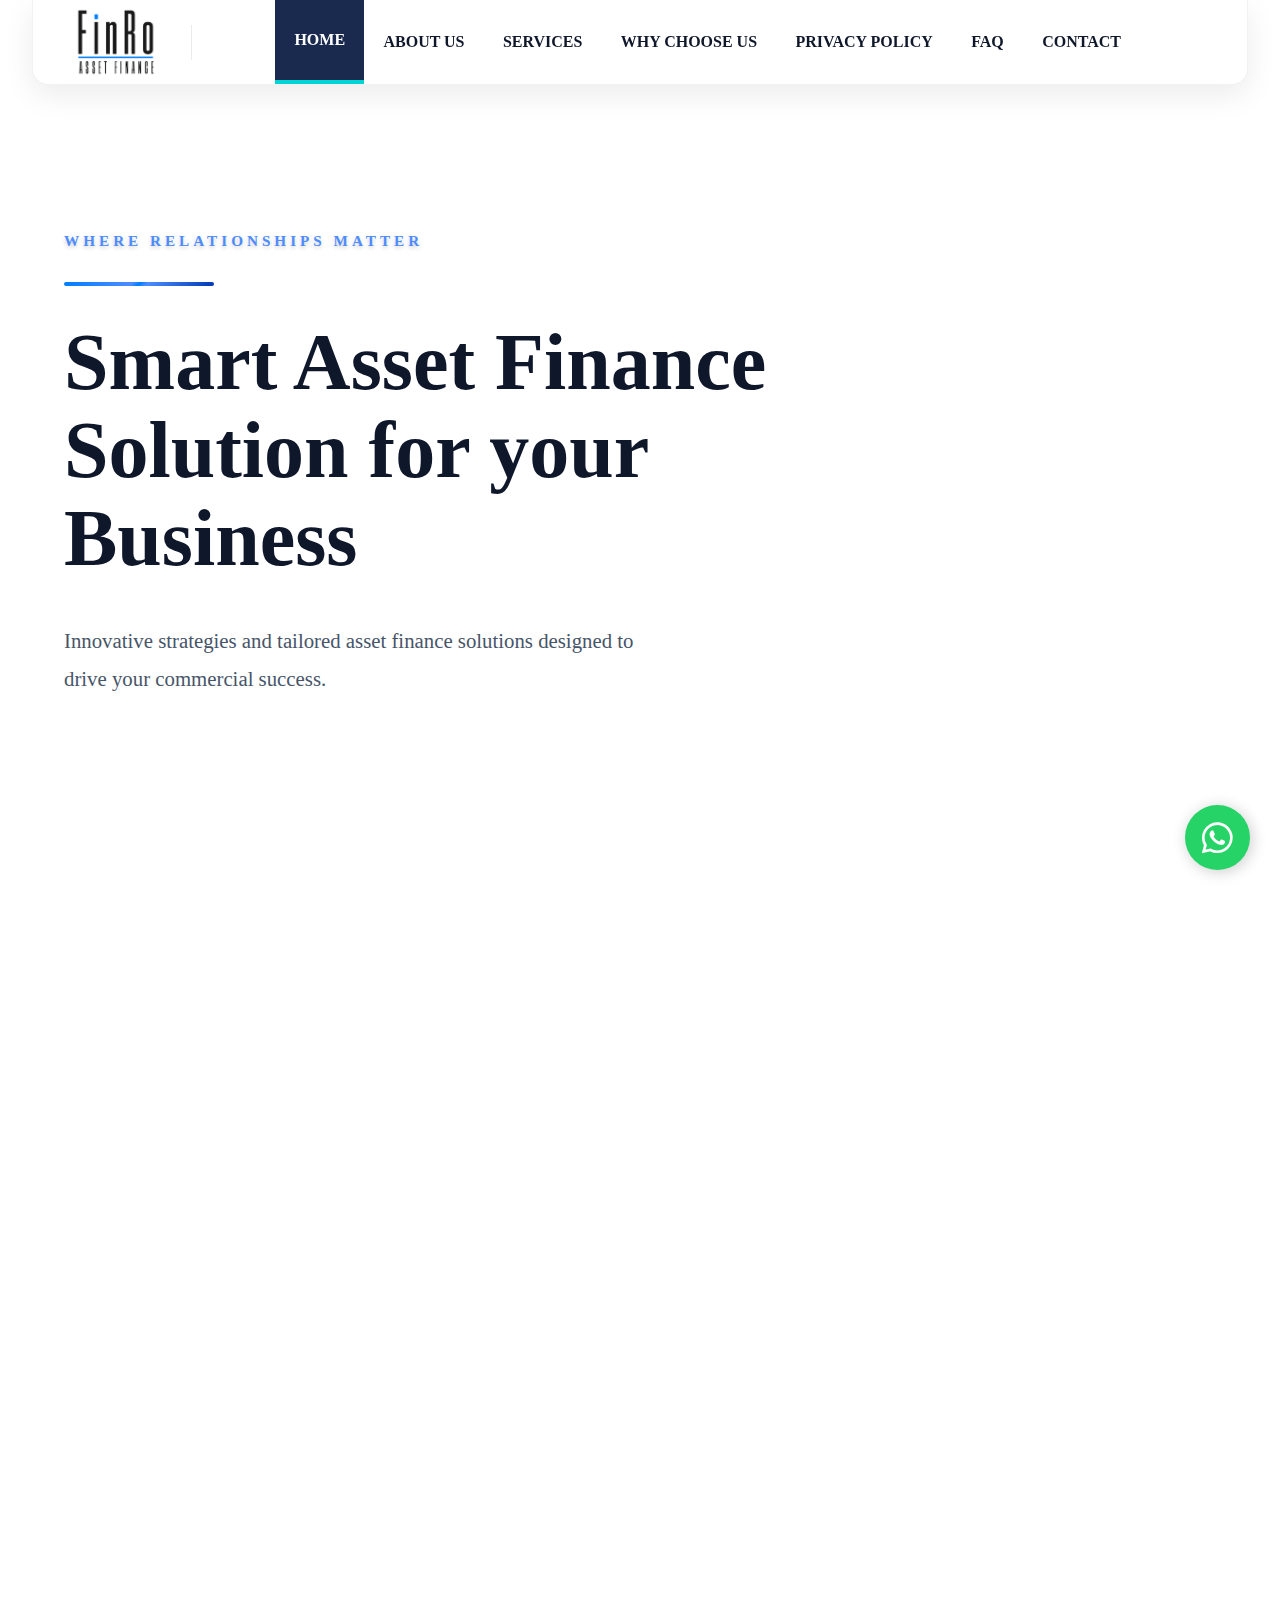
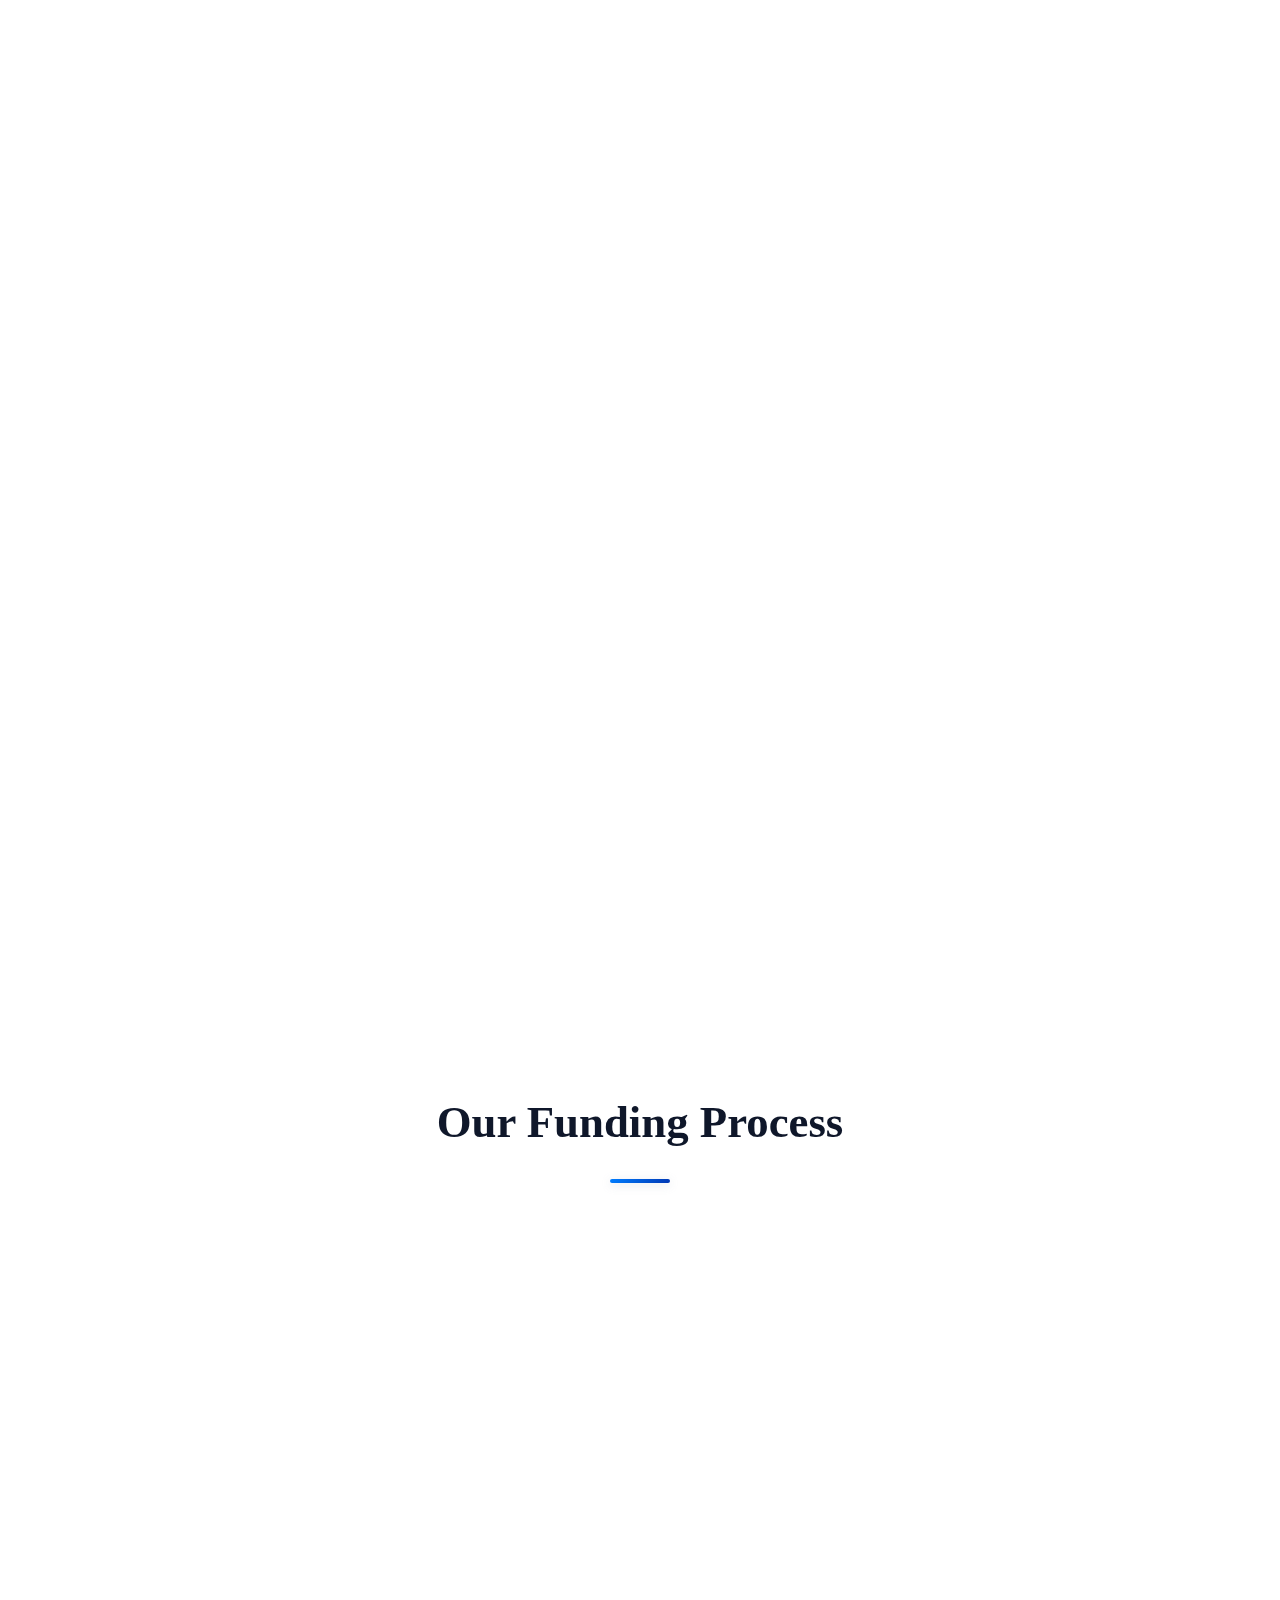
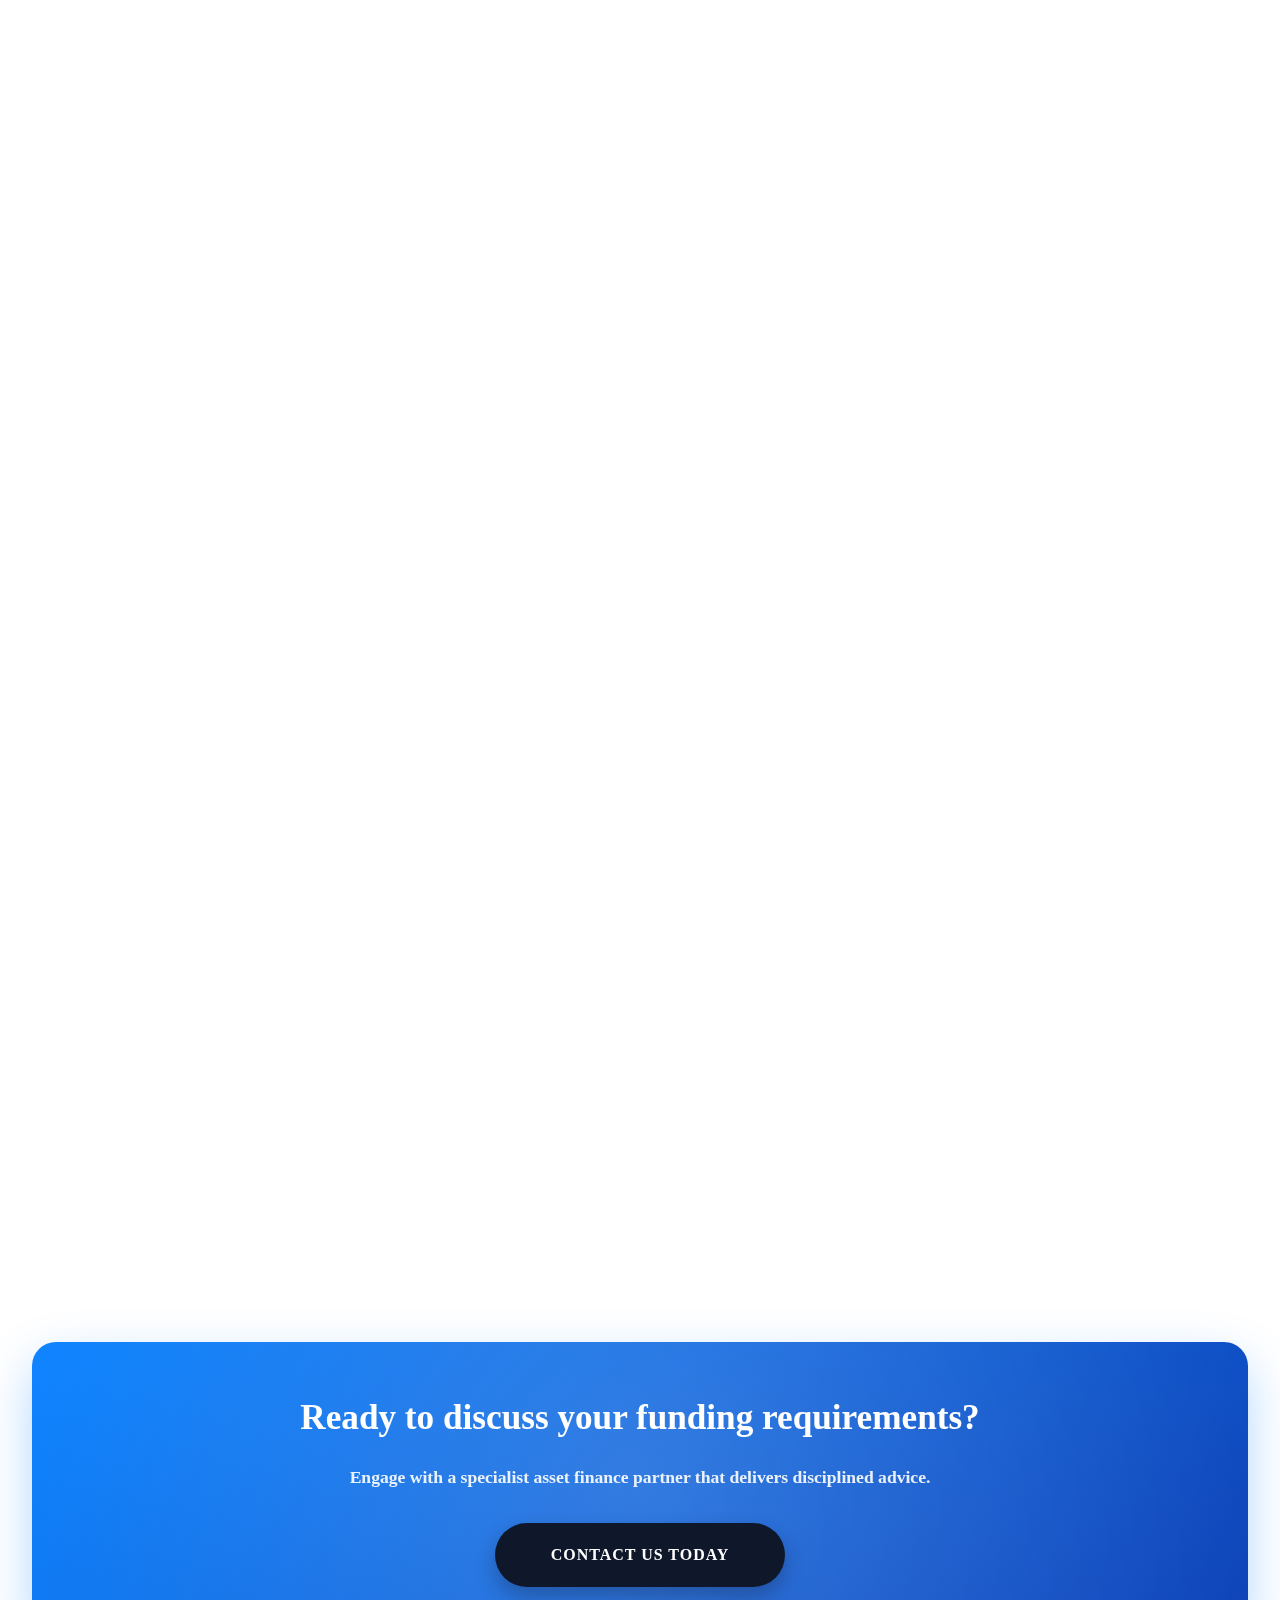
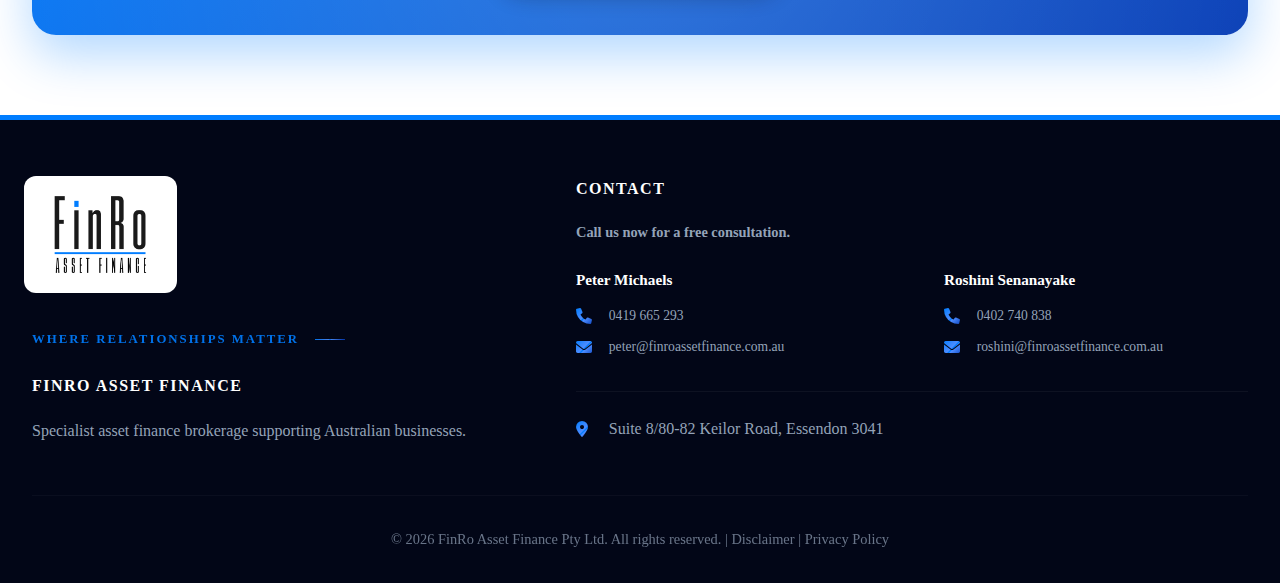
<file: index.html>
<!DOCTYPE html>
<html lang="en">

<head>
    <meta charset="UTF-8">
    <meta name="viewport" content="width=device-width, initial-scale=1.0">
    <title>FinRo Asset Finance - Where Relationships Matter</title>
    <link rel="stylesheet" href="styles.css">
    <link rel="stylesheet" href="https://cdnjs.cloudflare.com/ajax/libs/font-awesome/6.0.0/css/all.min.css">
</head>

<body>
    <!-- Header -->
    <header class="header-premium">
        <div class="nav-container-flat">
            <div class="header-left">
                <a href="index.html" class="logo">
                    <img src="FinRo Asset Finance.png" alt="FinRo Asset Finance">
                </a>
                <span class="nav-divider"></span>
            </div>

            <nav id="main-nav">
                <ul class="nav-links">
                    <li><a href="index.html" class="active">Home</a></li>
                    <li><a href="about.html">About Us</a></li>
                    <li><a href="services.html">Services</a></li>
                    <li><a href="why-choose-us.html">Why Choose Us</a></li>
                    <li><a href="privacy-policy.html">Privacy Policy</a></li>
                    <li><a href="faq.html">FAQ</a></li>
                    <li><a href="contact.html">Contact</a></li>
                </ul>
            </nav>

            <div class="header-right">

                <button class="hamburger" id="hamburger" aria-label="Toggle menu">
                    <span></span>
                    <span></span>
                    <span></span>
                </button>
            </div>
        </div>
    </header>

    <!-- Mobile Nav Overlay -->
    <div class="mobile-nav-overlay" id="mobileNavOverlay">
        <button class="mobile-nav-close" id="mobileNavClose" aria-label="Close menu">
            <i class="fas fa-times"></i>
        </button>
        <ul class="mobile-nav-links">
            <li><a href="index.html" class="active">Home</a></li>
            <li><a href="about.html">About Us</a></li>
            <li><a href="services.html">Services</a></li>
            <li><a href="why-choose-us.html">Why Choose Us</a></li>
            <li><a href="privacy-policy.html">Privacy Policy</a></li>
            <li><a href="faq.html">FAQ</a></li>
            <li><a href="contact.html">Contact</a></li>
        </ul>

    </div>

    <!-- Modern Professional Hero Section -->
    <!-- Modern Full Background Professional Hero -->
    <section class="hero-full-bg">
        <!-- Professional Background Image Layer -->
        <div class="hero-bg-image">
        </div>

        <!-- Subtle Light Gradient Overlay for text legibility -->
        <div class="hero-overlay-soft"></div>

        <div class="container hero-full-container">
            <div class="hero-full-content">
                <span class="hero-eyebrow">Where Relationships Matter</span>
                <h1 class="hero-full-title">
                    Smart Asset Finance <br>
                    <span>Solution for your Business</span>
                </h1>
                <p class="hero-full-description">
                    Innovative strategies and tailored asset finance solutions designed to drive your commercial
                    success.
                </p>
                <div class="hero-full-actions">

                </div>
            </div>
        </div>
    </section>

    <!-- Floating WhatsApp Button -->
    <a href="https://wa.me/yourphone" class="whatsapp-float" target="_blank">
        <i class="fab fa-whatsapp"></i>
    </a>

    <!-- Special Offers Carousel -->
    <section class="section reveal-on-scroll">
        <div class="container">
            <h2 class="section-title">Exclusive Opportunities</h2>
            <div class="offers-carousel-container">
                <div class="offers-carousel">
                    <!-- Slide 1: EOFY -->
                    <div class="offer-slide active">
                        <div class="offer-banner">
                            <div class="offer-content">
                                <span class="offer-tag">Limited Time</span>
                                <h2>End of Financial Year Asset Write-off</h2>
                                <p>Take advantage of instant asset write-off provisions with our tailored low-rate
                                    finance packages for new equipment purchases.</p>
                                <a href="contact.html" class="btn btn-secondary">Enquire Now</a>
                            </div>
                            <div class="offer-visual-frame">
                                <div class="offer-visual" style="background-image: url('images/special-offer.jpg');">
                                </div>
                            </div>
                        </div>
                    </div>

                    <!-- Slide 2: Fast Track -->
                    <div class="offer-slide">
                        <div class="offer-banner">
                            <div class="offer-content">
                                <span class="offer-tag">Premium Service</span>
                                <h2>Premium Fast-Track Equipment Finance</h2>
                                <p>Accelerate your business growth with our simplified approval process and competitive
                                    rates for premium asset acquisitions.</p>
                                <a href="contact.html" class="btn btn-secondary">Get Started</a>
                            </div>
                            <div class="offer-visual-frame">
                                <div class="offer-visual"
                                    style="background-image: url('images/special-offer-new.jpg');">
                                </div>
                            </div>
                        </div>
                    </div>
                </div>

                <!-- Carousel Navigation -->
                <div class="carousel-nav">
                    <button class="carousel-dot active" data-index="0"></button>
                    <button class="carousel-dot" data-index="1"></button>
                </div>
            </div>
        </div>
    </section>

    <!-- Asset Solutions Carousel -->
    <section class="section reveal-on-scroll">
        <div class="container">
            <h2 class="section-title">Services We Offer</h2>
            <div class="services-carousel-container">
                <div class="services-slide active">
                    <img src="images/services/LEVA-GTA-Cars-JD-Urus-7-copy-scaled.jpg" alt="Luxury Car Finance">
                </div>
                <div class="services-slide">
                    <img src="images/services/high-resolution-image-many-bright-yellow-heavy-construction-machines-stand-city-construction-site-trucks-parked-alongside-385199671.webp"
                        alt="Construction Equipment">
                </div>
                <div class="services-slide">
                    <img src="images/services/ey-industrial-robots-in-a-car-factory.webp" alt="Manufacturing Robots">
                </div>
                <div class="services-slide">
                    <img src="images/services/CT_Scan_Whittier_Radiology_a561281c-87d1-4208-bc97-afc751834a11_1200x630.webp"
                        alt="Medical Equipment">
                </div>
                <div class="services-slide">
                    <img src="images/services/MSB173182.jpg" alt="Commercial Bus Finance">
                </div>
                <div class="services-slide">
                    <img src="images/services/pm-1012-feature-volvo-lrg.jpg" alt="Heavy Truck Finance">
                </div>
                <div class="services-slide">
                    <img src="images/services/1520206086625.jpeg" alt="Office Fitout">
                </div>
                <div class="carousel-nav-overlay">
                    <div class="carousel-dots service-dots"></div>
                </div>
            </div>
        </div>
    </section>

    <!-- Funding Process Section -->
    <section class="section" style="background: var(--background-light);">
        <div class="container">
            <h2 class="section-title">Our Funding Process</h2>
            <div class="process-section reveal-on-scroll">
                <div class="process-step">
                    <div class="step-badge">1</div>
                    <div class="step-content">
                        <h3>Strategic Assessment</h3>
                        <p>We assess your asset requirements, operating profile, cash flow objectives, and funding
                            timelines.</p>
                    </div>
                </div>
                <div class="process-step">
                    <div class="step-badge">2</div>
                    <div class="step-content">
                        <h3>Credit Structuring</h3>
                        <p>We identify the optimal lender and structure based on pricing, policy alignment, and
                            approval probability.</p>
                    </div>
                </div>
                <div class="process-step">
                    <div class="step-badge">3</div>
                    <div class="step-content">
                        <h3>Credit Approval Management</h3>
                        <p>We actively manage lender engagement, respond to credit queries, and progress approvals
                            efficiently.</p>
                    </div>
                </div>
                <div class="process-step">
                    <div class="step-badge">4</div>
                    <div class="step-content">
                        <h3>Documentation Coordination</h3>
                        <p>Documentation is prepared accurately and executed seamlessly.</p>
                    </div>
                </div>
                <div class="process-step">
                    <div class="step-badge">5</div>
                    <div class="step-content">
                        <h3>Settlement Execution</h3>
                        <p>Funds are released and asset delivery proceeds without disruption.</p>
                    </div>
                </div>
                <div class="process-step">
                    <div class="step-badge">6</div>
                    <div class="step-content">
                        <h3>Ongoing Advisory Support</h3>
                        <p>We remain available for portfolio reviews, future acquisitions, and refinancing
                            opportunities.</p>
                    </div>
                </div>
            </div>
        </div>
    </section>

    <!-- Lenders Section -->
    <section class="section background-light reveal-on-scroll pt-0">
        <div class="container">
            <h2 class="section-title">Our Lending Network</h2>
            <p class="section-subtitle">We work with a comprehensive panel of over 40 lenders including major banks and
                specialist financiers to secure the best outcome for your business.</p>

            <div class="logo-marquee">
                <div class="logo-track">
                    <!-- Set 1 -->
                    <img src="images/lenders/Westpac.png" alt="Westpac" class="partner-logo">
                    <img src="images/lenders/BOQ.png" alt="BOQ" class="partner-logo">
                    <img src="images/lenders/Latitude.png" alt="Latitude" class="partner-logo">
                    <img src="images/lenders/Pepper Money.png" alt="Pepper Money" class="partner-logo">
                    <img src="images/lenders/Judo Bank.png" alt="Judo Bank" class="partner-logo">
                    <img src="images/lenders/Resimac Asset Finance.png" alt="Resimac" class="partner-logo">
                    <img src="images/lenders/ScotPac Business Finance.png" alt="ScotPac" class="partner-logo">
                    <img src="images/lenders/Shift.png" alt="Shift" class="partner-logo">
                    <img src="images/lenders/Bizcap.png" alt="Bizcap" class="partner-logo">
                    <img src="images/lenders/Banjo.png" alt="Banjo" class="partner-logo">
                    <img src="images/lenders/Early Pay.png" alt="Early Pay" class="partner-logo">
                    <img src="images/lenders/Moula.png" alt="Moula" class="partner-logo">

                    <!-- Repeat for seamless scroll -->
                    <img src="images/lenders/Westpac.png" alt="Westpac" class="partner-logo">
                    <img src="images/lenders/BOQ.png" alt="BOQ" class="partner-logo">
                    <img src="images/lenders/Latitude.png" alt="Latitude" class="partner-logo">
                    <img src="images/lenders/Pepper Money.png" alt="Pepper Money" class="partner-logo">
                    <img src="images/lenders/Judo Bank.png" alt="Judo Bank" class="partner-logo">
                    <img src="images/lenders/Resimac Asset Finance.png" alt="Resimac" class="partner-logo">
                    <img src="images/lenders/ScotPac Business Finance.png" alt="ScotPac" class="partner-logo">
                    <img src="images/lenders/Shift.png" alt="Shift" class="partner-logo">
                    <img src="images/lenders/Bizcap.png" alt="Bizcap" class="partner-logo">
                    <img src="images/lenders/Banjo.png" alt="Banjo" class="partner-logo">
                    <img src="images/lenders/Early Pay.png" alt="Early Pay" class="partner-logo">
                    <img src="images/lenders/Moula.png" alt="Moula" class="partner-logo">
                </div>
            </div>

        </div>
    </section>

    <!-- Call to Action -->
    <section class="section">
        <div class="container">
            <div class="cta-blue">
                <h2>Ready to discuss your funding requirements?</h2>
                <p>Engage with a specialist asset finance partner that delivers disciplined advice.</p>
                <div class="center">
                    <a href="contact.html" class="btn btn-dark-navy">Contact Us Today</a>
                </div>
            </div>
        </div>
    </section>

    <!-- Footer -->
    <footer>
        <div class="container">
            <div class="footer-content">
                <div class="footer-col">
                    <a href="index.html" class="footer-logo-container">
                        <img src="FinRo Asset Finance.png" alt="FinRo Asset Finance" class="footer-logo">
                    </a>
                    <span class="footer-eyebrow">Where Relationships Matter</span>
                    <h4>FinRo Asset Finance</h4>
                    <p>Specialist asset finance brokerage supporting Australian businesses.</p>
                </div>
                <div class="footer-col">
                    <h4>Contact</h4>
                    <p style="font-size: 0.9rem; margin-bottom: 1rem; color: #94A3B8; font-weight: 700;">Call us now for
                        a free consultation.</p>
                    <div class="footer-contact-grid">
                        <div class="footer-contact-member">
                            <h5>Peter Michaels</h5>
                            <ul class="footer-links">
                                <li><i class="fas fa-phone"></i> 0419 665 293</li>
                                <li><i class="fas fa-envelope"></i> peter@finroassetfinance.com.au</li>
                            </ul>
                        </div>
                        <div class="footer-contact-member">
                            <h5>Roshini Senanayake</h5>
                            <ul class="footer-links">
                                <li><i class="fas fa-phone"></i> 0402 740 838</li>
                                <li><i class="fas fa-envelope"></i> roshini@finroassetfinance.com.au</li>
                            </ul>
                        </div>
                    </div>
                    <ul class="footer-links"
                        style="margin-top: 1.5rem; border-top: 1px solid rgba(255,255,255,0.05); padding-top: 1.5rem;">
                        <li><i class="fas fa-map-marker-alt"></i> Suite 8/80-82 Keilor Road, Essendon 3041</li>
                    </ul>
                </div>
            </div>
            <div class="copyright">
                <p>&copy; 2026 FinRo Asset Finance Pty Ltd. All rights reserved. | <a
                        href="disclaimer.html">Disclaimer</a> | <a href="privacy-policy.html">Privacy Policy</a></p>
            </div>
        </div>
    </footer>

    <script src="script.js"></script>
</body>

</html>
</file>
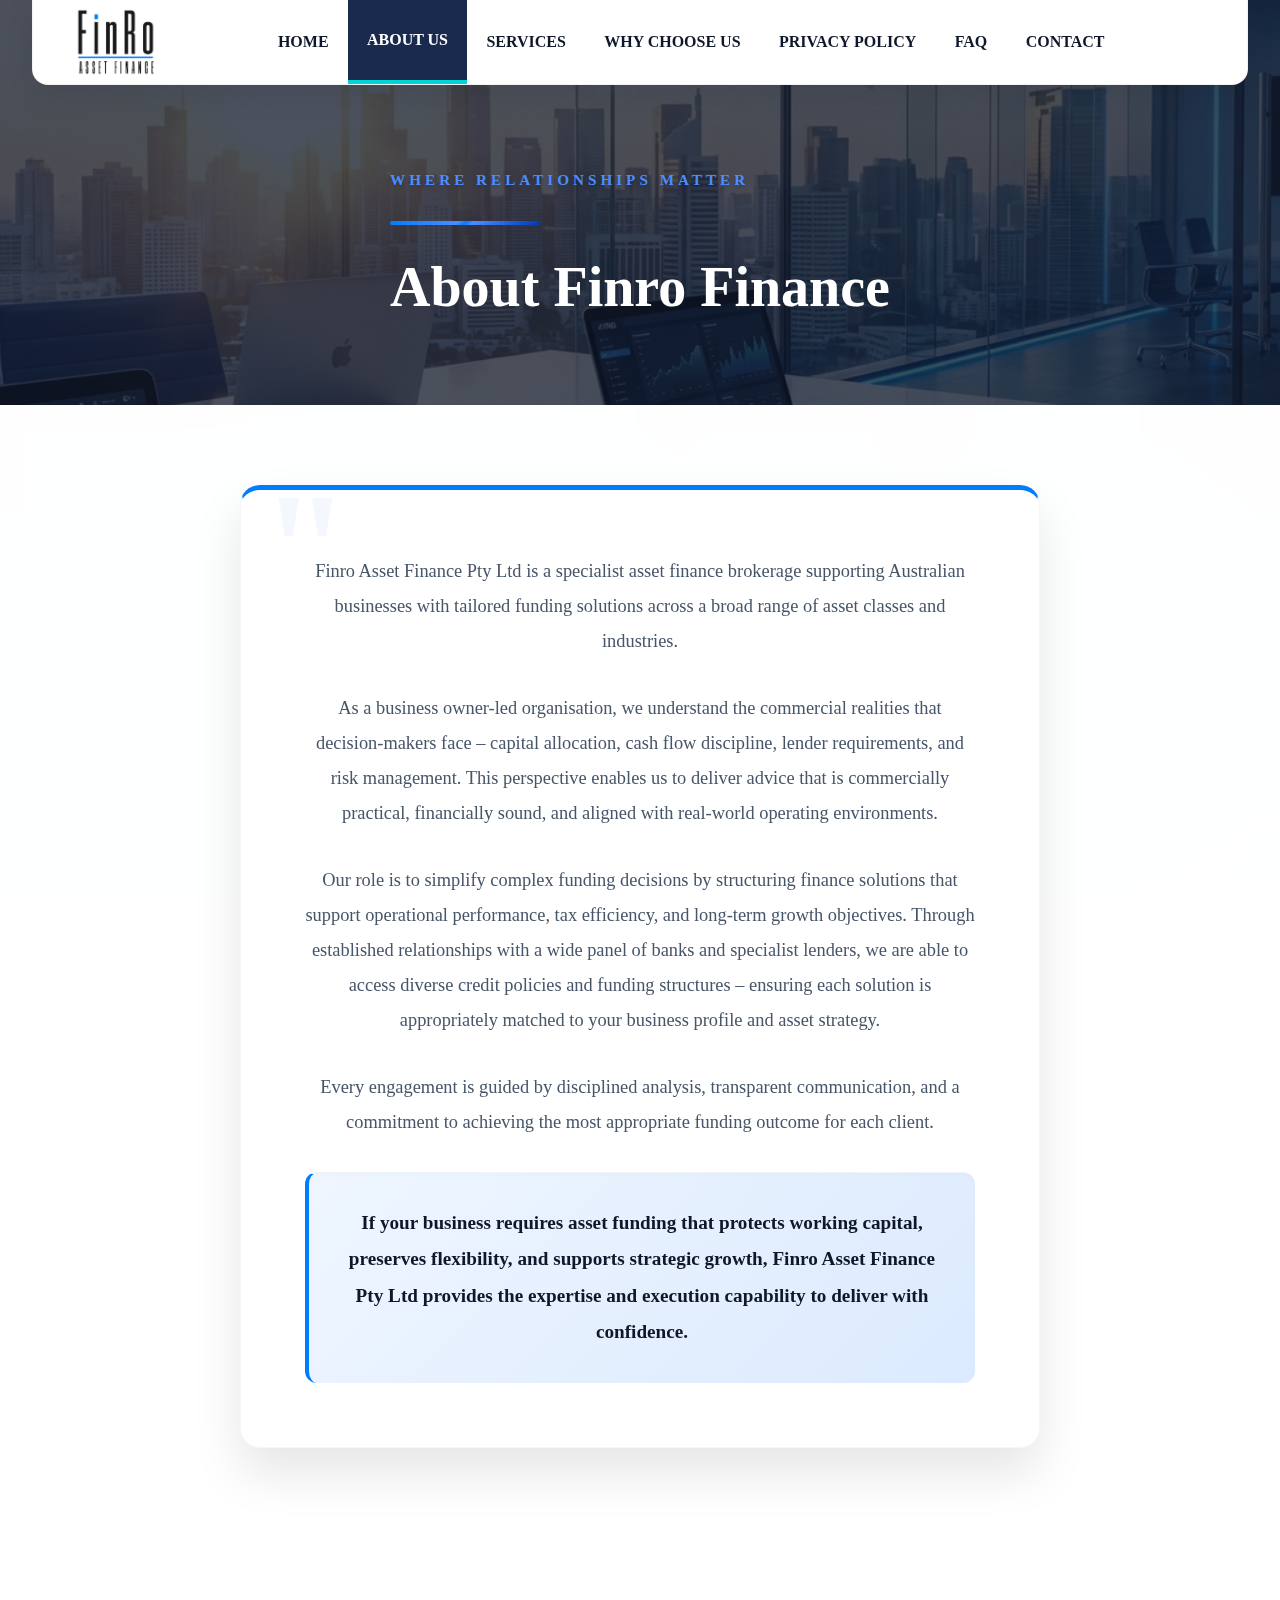
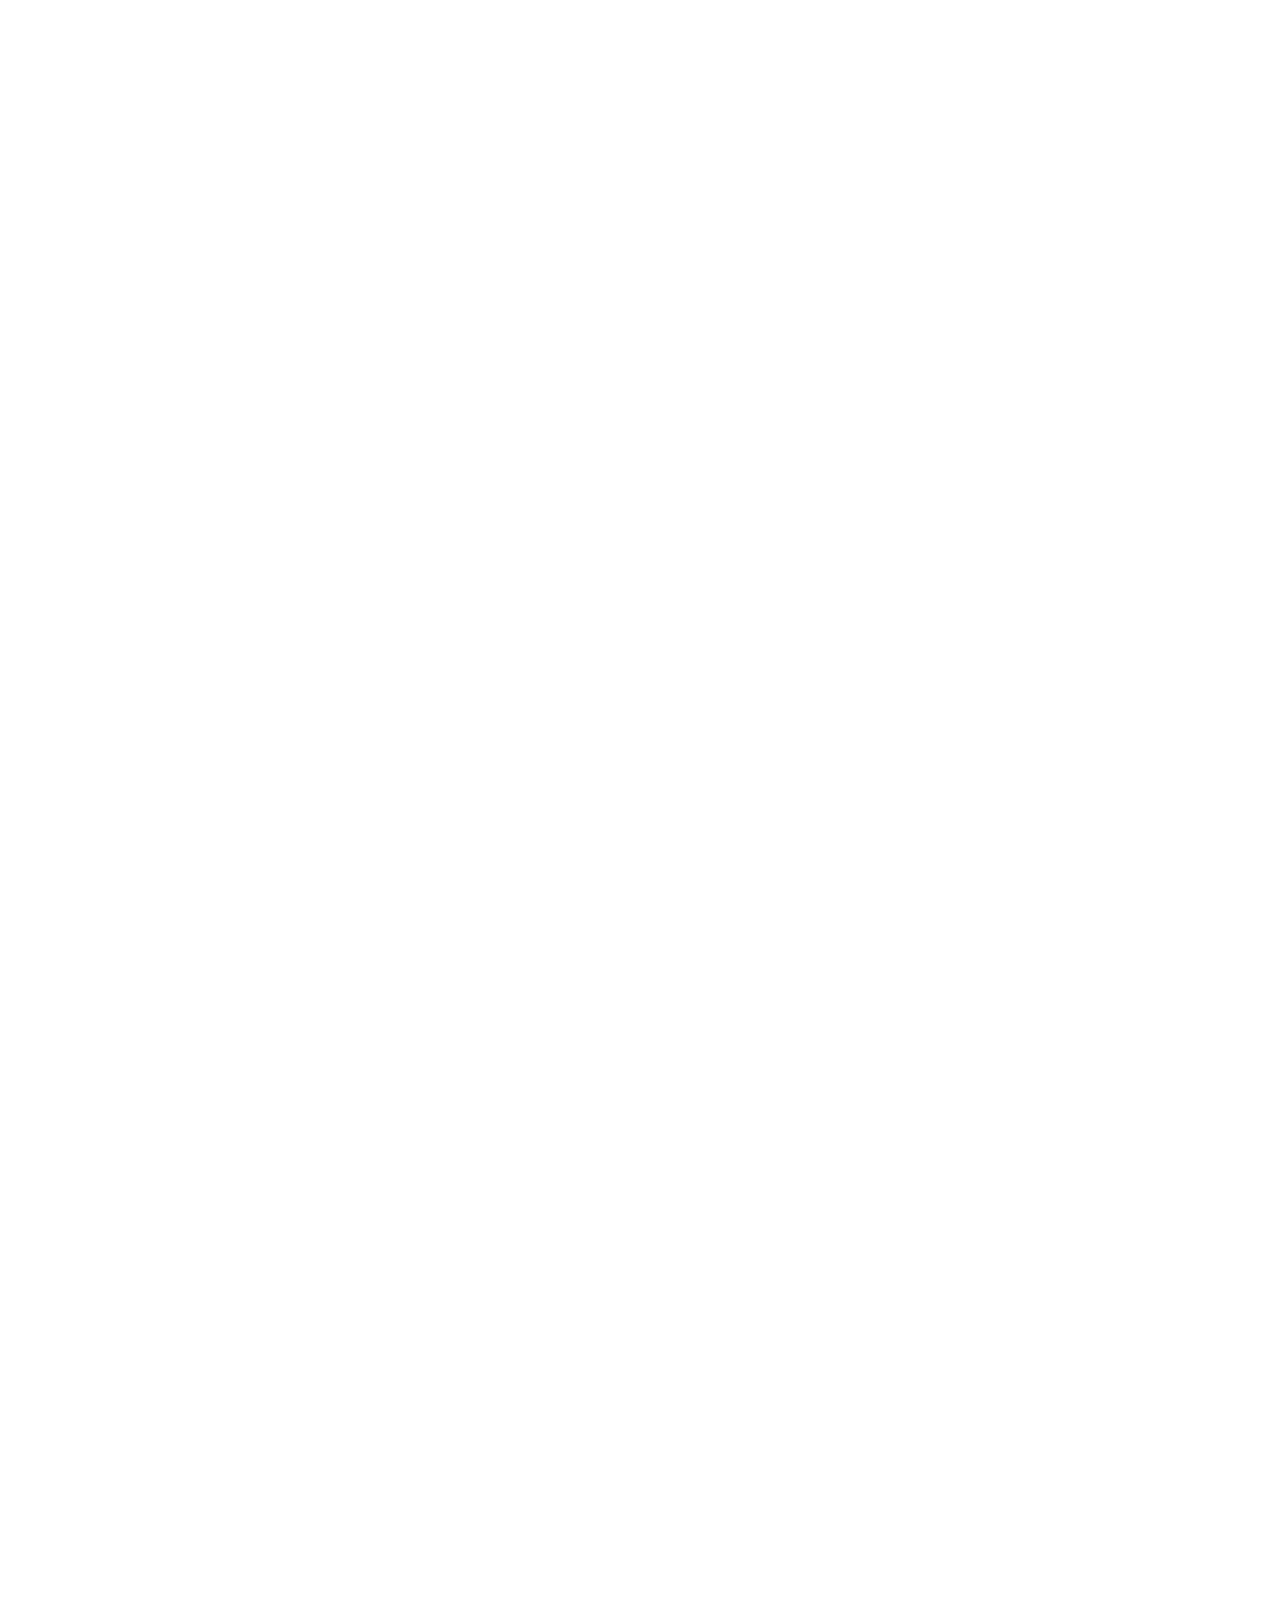
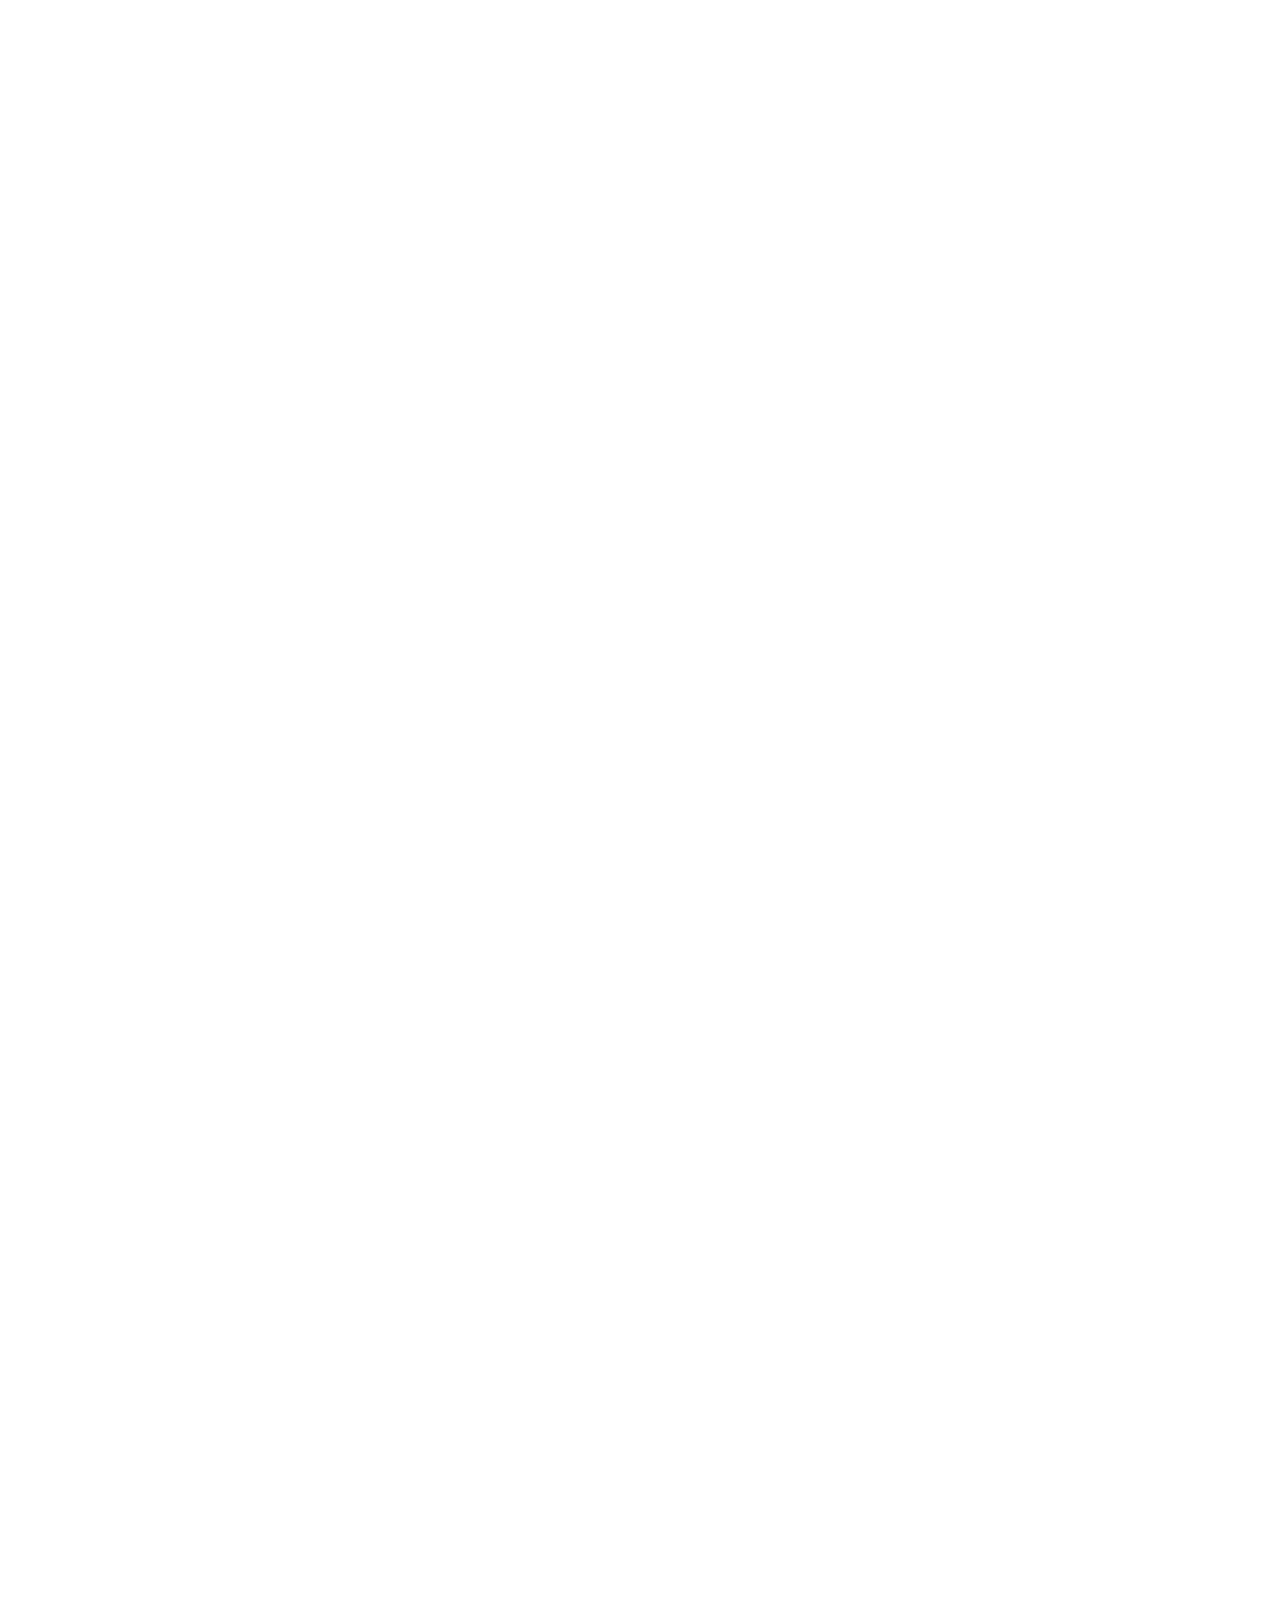
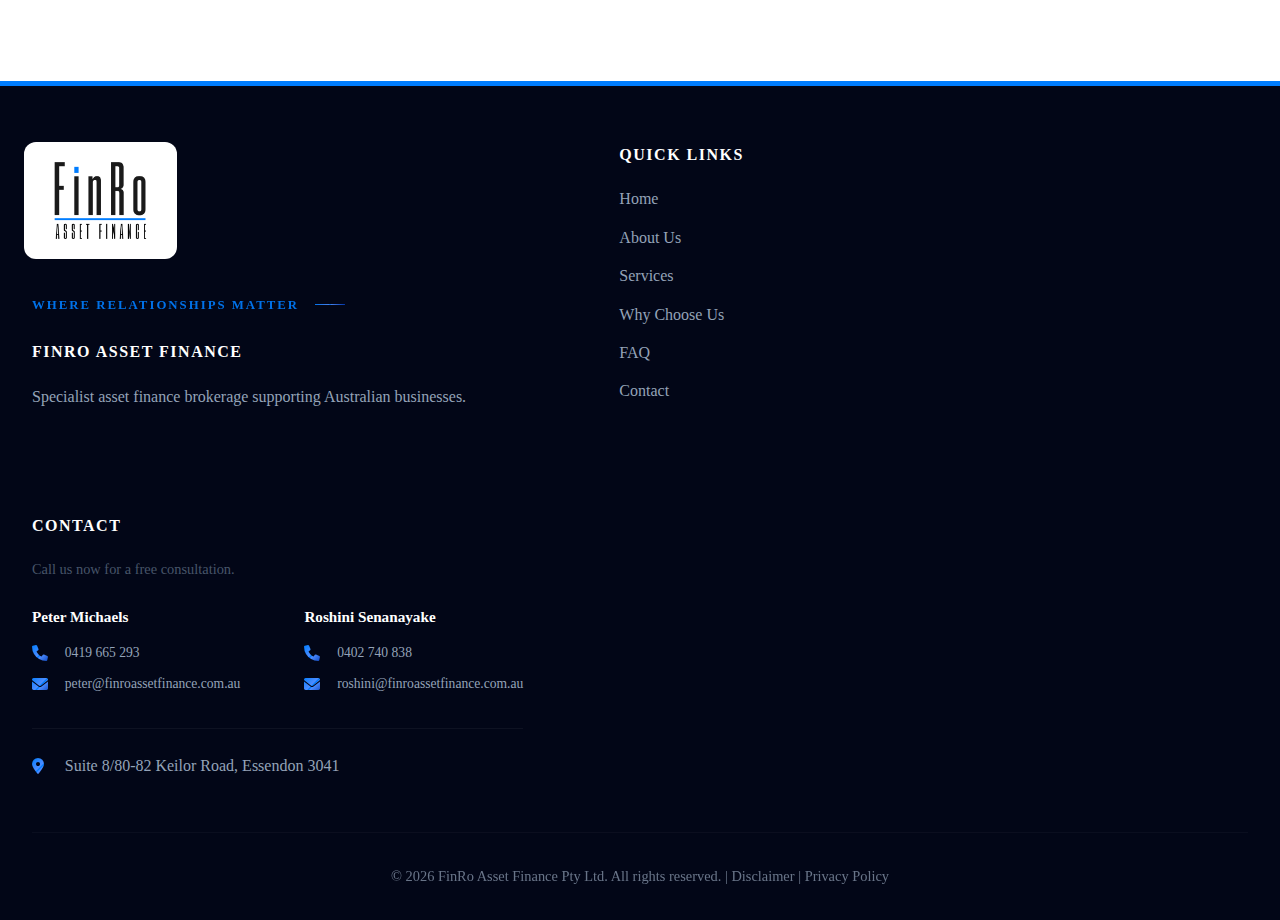
<file: about.html>
<!DOCTYPE html>
<html lang="en">

<head>
    <meta charset="UTF-8">
    <meta name="viewport" content="width=device-width, initial-scale=1.0">
    <title>About Us - FinRo Asset Finance</title>
    <link rel="stylesheet" href="styles.css">
    <link rel="stylesheet" href="https://cdnjs.cloudflare.com/ajax/libs/font-awesome/6.0.0/css/all.min.css">
</head>

<body>
    <!-- Header -->
    <header class="header-premium">
        <div class="nav-container-flat">
            <div class="header-left">
                <a href="index.html" class="logo">
                    <img src="FinRo Asset Finance.png" alt="FinRo Asset Finance">
                </a>
            </div>

            <nav id="main-nav">
                <ul class="nav-links">
                    <li><a href="index.html">Home</a></li>
                    <li><a href="about.html" class="active">About Us</a></li>
                    <li><a href="services.html">Services</a></li>
                    <li><a href="why-choose-us.html">Why Choose Us</a></li>
                    <li><a href="privacy-policy.html">Privacy Policy</a></li>
                    <li><a href="faq.html">FAQ</a></li>
                    <li><a href="contact.html">Contact</a></li>
                </ul>
            </nav>

            <div class="header-right">
                <button class="hamburger" id="hamburger" aria-label="Toggle menu">
                    <span></span>
                    <span></span>
                    <span></span>
                </button>
            </div>
        </div>
    </header>

    <!-- Page Header -->
    <section class="hero-premium hero-premium-sub">
        <div class="hero-premium-bg" style="background-image: url('hero_about.webp');"></div>
        <div class="hero-premium-container">
            <div class="hero-premium-content">
                <span class="hero-eyebrow">Where Relationships Matter</span>
                <h1 class="hero-premium-title">
                    About <span class="serif-blue">Finro</span> Finance
                </h1>
            </div>
        </div>
    </section>

    <!-- Mobile Nav Overlay -->
    <div class="mobile-nav-overlay" id="mobileNavOverlay">
        <button class="mobile-nav-close" id="mobileNavClose" aria-label="Close menu">
            <i class="fas fa-times"></i>
        </button>
        <ul class="mobile-nav-links">
            <li><a href="index.html">Home</a></li>
            <li><a href="about.html" class="active">About Us</a></li>
            <li><a href="services.html">Services</a></li>
            <li><a href="why-choose-us.html">Why Choose Us</a></li>
            <li><a href="privacy-policy.html">Privacy Policy</a></li>
            <li><a href="faq.html">FAQ</a></li>
            <li><a href="contact.html">Contact</a></li>
        </ul>
        <a href="contact.html" class="btn btn-primary" style="margin-top:2rem;">GET A QUOTE</a>
    </div>


    <!-- Intro Section -->
    <section class="section reveal-on-scroll background-light">
        <div class="container">
            <div class="text-center-max-800 about-intro-card">
                <p>Finro Asset Finance Pty Ltd is a specialist asset finance brokerage supporting Australian businesses
                    with tailored funding solutions across a broad range of asset classes and industries.</p>
                <p>As a business owner-led organisation, we understand the commercial realities that decision-makers
                    face – capital allocation, cash flow discipline, lender requirements, and risk management. This
                    perspective enables us to deliver advice that is commercially practical, financially sound, and
                    aligned with real-world operating environments.</p>
                <p>Our role is to simplify complex funding decisions by structuring finance solutions that support
                    operational performance, tax efficiency, and long-term growth objectives. Through established
                    relationships with a wide panel of banks and specialist lenders, we are able to access diverse
                    credit policies and funding structures – ensuring each solution is appropriately matched to your
                    business profile and asset strategy.</p>
                <p>Every engagement is guided by disciplined analysis, transparent communication, and a commitment to
                    achieving the most appropriate funding outcome for each client.</p>
                <p>If your business requires asset funding that protects working capital, preserves flexibility,
                    and supports strategic growth, Finro Asset Finance Pty Ltd provides the expertise and execution
                    capability to deliver with confidence.</p>
            </div>
        </div>
    </section>


    <!-- Founders Feature Section -->
    <section class="founders-section reveal-on-scroll">
        <div class="founders-inner">
            <div class="founders-image-wrap">
                <div class="founders-image-frame">
                    <img src="images/founders.png" alt="Roshini Senanayake and Peter Michaels – FinRo Asset Finance"
                        class="founders-img">
                </div>
                <div class="founders-image-badge">
                    <span class="badge-number">60+</span>
                    <span class="badge-label">Years Combined Experience</span>
                </div>
            </div>
            <div class="founders-content">
                <span class="founders-eyebrow">The People Behind FinRo</span>
                <h2 class="founders-title">Expertise You Can Trust</h2>
                <div class="founders-divider"></div>
                <p class="founders-desc">Decades of combined experience in banking, asset finance, and commercial
                    lending — working for you. Our leadership team brings institutional knowledge, deep lender
                    relationships, and a genuine commitment to your business success.</p>

            </div>
        </div>
    </section>

    <!-- Team Section -->
    <section class="section background-light">
        <div class="container container-expanded">
            <h2 class="section-title reveal-on-scroll">Our Leadership Team</h2>

            <!-- Roshini -->
            <div class="team-row reveal-on-scroll">
                <div class="member-visual">
                    <img src="images/roshini.jpg" alt="Roshini Senanayake" class="member-photo"
                        style="object-position: center 20%;">
                </div>
                <div class="member-content">
                    <h3>Roshini Senanayake</h3>
                    <h4>Director</h4>
                    <p>Roshini brings over 25 years of experience across banking and finance brokerage, with
                        more than
                        two decades spent in senior roles at a leading Australian bank. During her banking
                        career, she
                        held significant responsibility across credit assessment, relationship management, and
                        complex
                        lending structures, developing deep expertise across residential, commercial, and
                        business
                        finance.</p>
                    <p>In 2021, Roshini successfully founded Finro Finance Pty Ltd, establishing a growing and
                        highly
                        regarded brokerage delivering tailored finance solutions for residential and commercial
                        clients.
                        Building on this success and recognising increasing demand for specialist asset funding,
                        Roshini
                        expanded the business with the launch of Finro Asset Finance Pty Ltd – providing
                        dedicated
                        expertise to support businesses with structured equipment and asset finance solutions.
                    </p>
                    <p>Highly professional and commercially astute, Roshini has a proven track record of
                        structuring
                        complex lending solutions on behalf of clients. Her strong relationships across a broad
                        lender
                        network provide greater flexibility, enhanced credit positioning, and access to a wider
                        range of
                        funding options.</p>
                    <div class="member-contact">
                        <p><i class="fas fa-phone"></i> 0402 740 838</p>
                        <p><i class="fas fa-envelope"></i> roshini@finroassetfinance.com.au</p>
                    </div>
                </div>
            </div>

            <!-- Peter -->
            <div class="team-row reveal-on-scroll">
                <div class="member-visual">
                    <img src="images/peter.jpg" alt="Peter Michaels" class="member-photo">
                </div>
                <div class="member-content">
                    <h3>Peter Michaels</h3>
                    <h4>Senior Asset Finance Consultant</h4>
                    <p>Peter is a senior asset finance professional with more than four decades of experience
                        across
                        banking, equipment finance, and insurance premium funding. He spent 37 years with a
                        leading Big
                        4 bank, where he developed extensive expertise originating, structuring, and settling
                        equipment
                        finance solutions for SME and commercial clients across diverse industries.</p>
                    <p>Throughout his career, Peter has built deep expertise in credit structuring, asset
                        valuation,
                        lender policy interpretation, compliance governance, and settlement execution. His
                        experience
                        includes end-to-end transaction management – from client acquisition and needs analysis
                        through
                        to credit approval, documentation, and funding delivery.</p>
                    <p>Peter brings strong broker-aligned capability, including lender negotiation, transaction
                        optimisation, risk assessment, and client advocacy. As he transitions from banking into
                        an Asset
                        Finance Broker role, he continues to leverage his extensive institutional knowledge to
                        deliver
                        disciplined, transparent, and commercially sound funding solutions.</p>
                    <div class="member-contact">
                        <p><i class="fas fa-phone"></i> 0419 665 293</p>
                        <p><i class="fas fa-envelope"></i> peter@finroassetfinance.com.au</p>
                    </div>
                </div>
            </div>

        </div>
    </section>

    <!-- Partners Section -->
    <section class="section reveal-on-scroll pt-0">
        <div class="container">
            <h2 class="section-title">Our Partners</h2>
            <div class="text-center-max-800">
                <div class="partners-grid">
                    <div class="partner-card">
                        <img src="images/partners/afca.png" alt="AFCA - Australian Financial Complaints Authority">
                    </div>
                    <div class="partner-card">
                        <img src="images/partners/cafba.png"
                            alt="CAFBA - Commercial & Asset Finance Brokers Association of Australia">
                    </div>
                    <div class="partner-card">
                        <img src="images/partners/lmg.png" alt="LMG Asset Finance">
                    </div>
                </div>
                <p>Our professional memberships and accreditations reflect our commitment to regulatory compliance,
                    ethical conduct, and industry best practice. These affiliations ensure that our operations align
                    with recognised governance standards, consumer protection frameworks, and lender accreditation
                    requirements – reinforcing confidence, accountability, and transparency across every client
                    engagement.</p>
            </div>
        </div>
    </section>

    <!-- Footer -->
    <footer>
        <div class="container">
            <div class="footer-content">
                <div class="footer-col">
                    <a href="index.html" class="footer-logo-container">
                        <img src="FinRo Asset Finance.png" alt="FinRo Asset Finance" class="footer-logo">
                    </a>
                    <span class="footer-eyebrow">Where Relationships Matter</span>
                    <h4>FinRo Asset Finance</h4>
                    <p>Specialist asset finance brokerage supporting Australian businesses.</p>
                </div>
                <div class="footer-col">
                    <h4>Quick Links</h4>
                    <ul class="footer-links">
                        <li><a href="index.html">Home</a></li>
                        <li><a href="about.html">About Us</a></li>
                        <li><a href="services.html">Services</a></li>
                        <li><a href="why-choose-us.html">Why Choose Us</a></li>
                        <li><a href="faq.html">FAQ</a></li>
                        <li><a href="contact.html">Contact</a></li>
                    </ul>
                </div>
                <div class="footer-col">
                    <h4>Contact</h4>
                    <p style="font-size: 0.9rem; margin-bottom: 1rem; color: var(--text-muted);">Call us now for a free
                        consultation.</p>
                    <div class="footer-contact-grid">
                        <div class="footer-contact-member">
                            <h5>Peter Michaels</h5>
                            <ul class="footer-links">
                                <li><i class="fas fa-phone"></i> 0419 665 293</li>
                                <li><i class="fas fa-envelope"></i> peter@finroassetfinance.com.au</li>
                            </ul>
                        </div>
                        <div class="footer-contact-member">
                            <h5>Roshini Senanayake</h5>
                            <ul class="footer-links">
                                <li><i class="fas fa-phone"></i> 0402 740 838</li>
                                <li><i class="fas fa-envelope"></i> roshini@finroassetfinance.com.au</li>
                            </ul>
                        </div>
                    </div>
                    <ul class="footer-links"
                        style="margin-top: 1.5rem; border-top: 1px solid rgba(255,255,255,0.05); padding-top: 1.5rem;">
                        <li><i class="fas fa-map-marker-alt"></i> Suite 8/80-82 Keilor Road, Essendon 3041</li>
                    </ul>
                </div>
            </div>
            <div class="copyright">
                <p>&copy; 2026 FinRo Asset Finance Pty Ltd. All rights reserved. | <a
                        href="disclaimer.html">Disclaimer</a> | <a href="privacy-policy.html">Privacy Policy</a></p>
            </div>
        </div>
    </footer>

    <script src="script.js"></script>
</body>

</html>
</file>
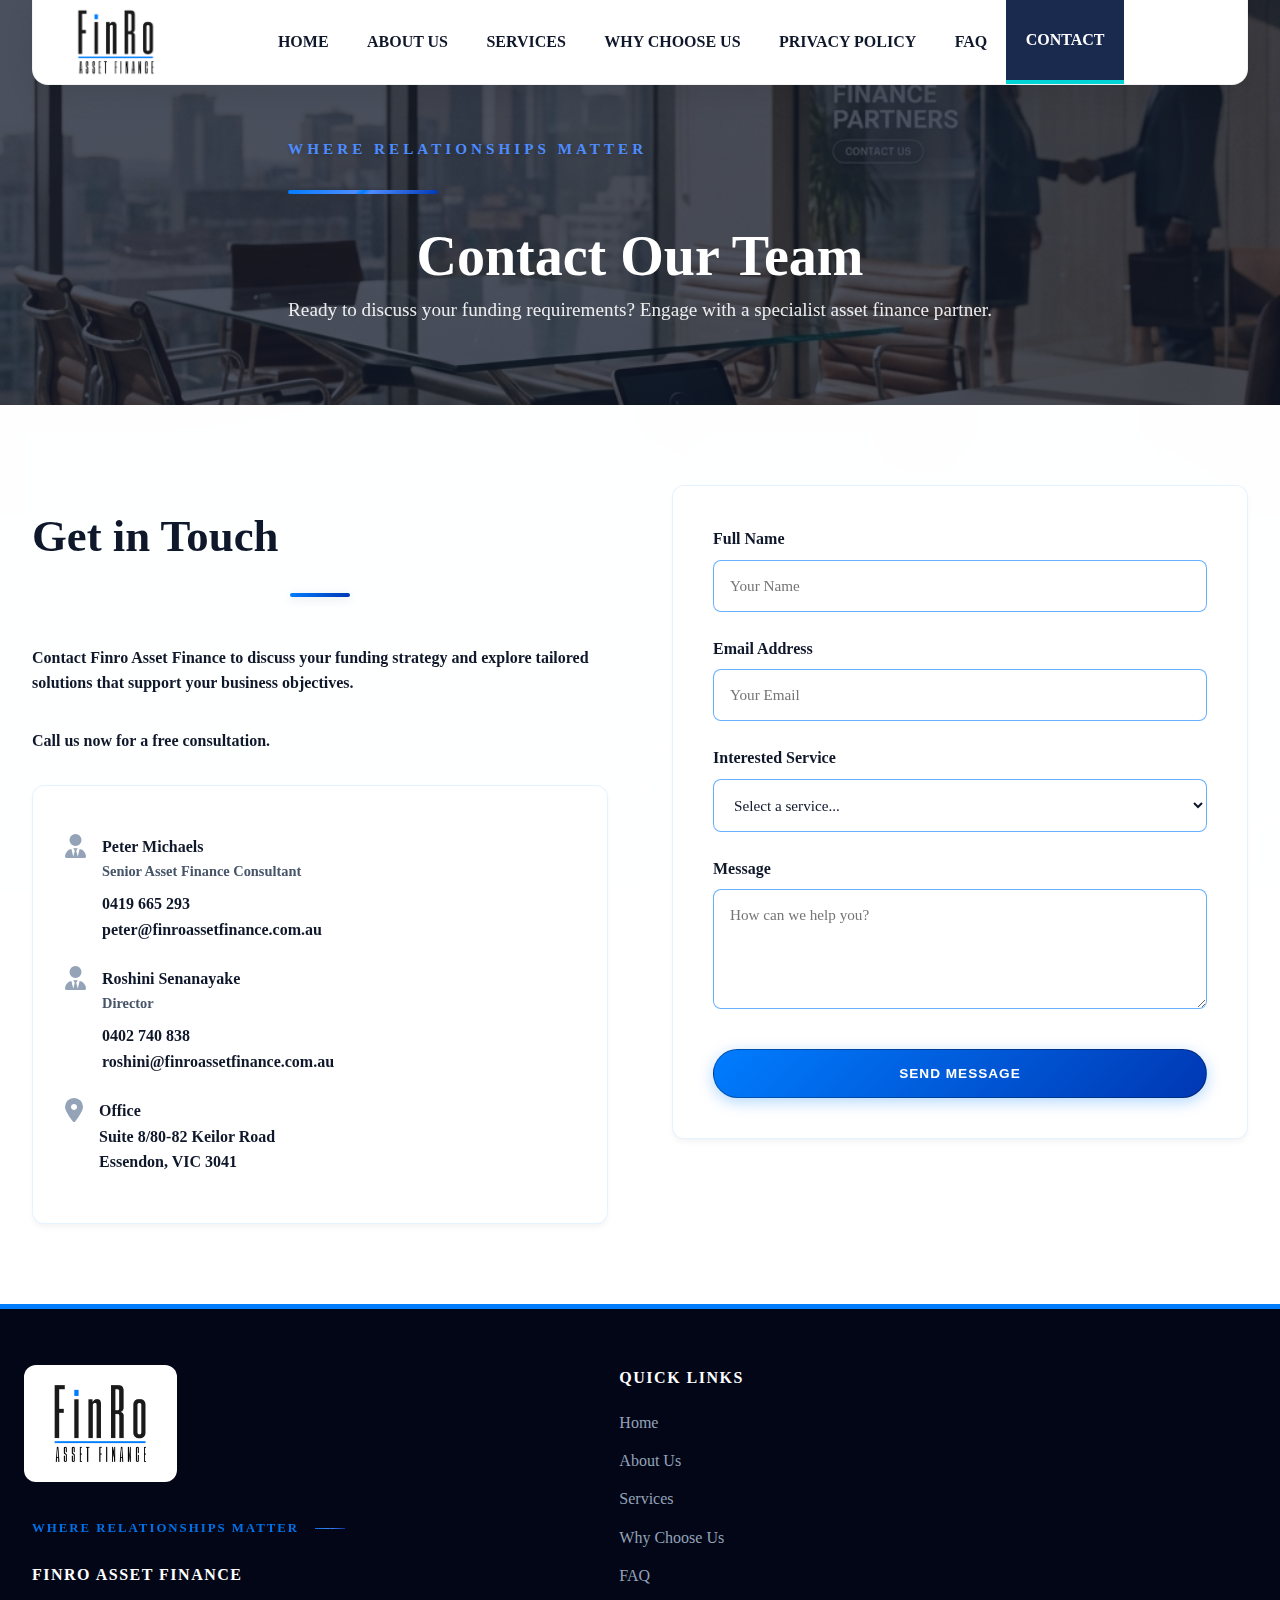
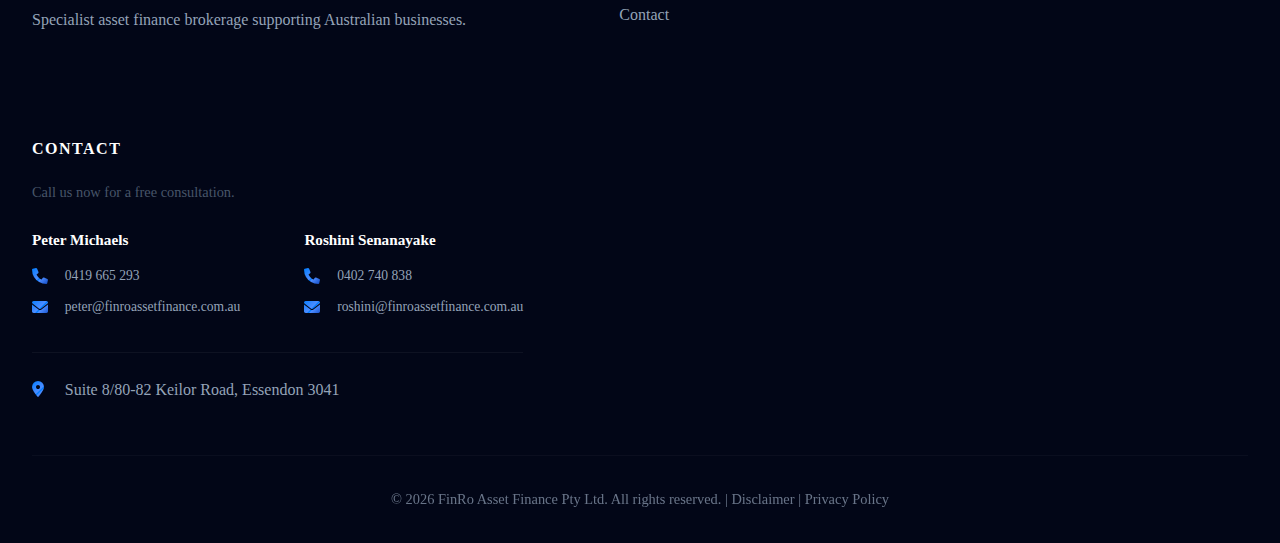
<file: contact.html>
<!DOCTYPE html>
<html lang="en">

<head>
    <meta charset="UTF-8">
    <meta name="viewport" content="width=device-width, initial-scale=1.0">
    <title>Contact Us - FinRo Asset Finance</title>
    <link rel="stylesheet" href="styles.css">
    <link rel="stylesheet" href="https://cdnjs.cloudflare.com/ajax/libs/font-awesome/6.0.0/css/all.min.css">
</head>

<body>

    <!-- Header -->
    <header class="header-premium">
        <div class="nav-container-flat">
            <div class="header-left">
                <a href="index.html" class="logo">
                    <img src="FinRo Asset Finance.png" alt="FinRo Asset Finance">
                </a>
            </div>

            <nav id="main-nav">
                <ul class="nav-links">
                    <li><a href="index.html">Home</a></li>
                    <li><a href="about.html">About Us</a></li>
                    <li><a href="services.html">Services</a></li>
                    <li><a href="why-choose-us.html">Why Choose Us</a></li>
                    <li><a href="privacy-policy.html">Privacy Policy</a></li>
                    <li><a href="faq.html">FAQ</a></li>
                    <li><a href="contact.html" class="active">Contact</a></li>
                </ul>
            </nav>

            <div class="header-right">
                <button class="hamburger" id="hamburger" aria-label="Toggle menu">
                    <span></span>
                    <span></span>
                    <span></span>
                </button>
            </div>
        </div>
    </header>

    <!-- Mobile Nav Overlay -->
    <div class="mobile-nav-overlay" id="mobileNavOverlay">
        <button class="mobile-nav-close" id="mobileNavClose" aria-label="Close menu">
            <i class="fas fa-times"></i>
        </button>
        <ul class="mobile-nav-links">
            <li><a href="index.html">Home</a></li>
            <li><a href="about.html">About Us</a></li>
            <li><a href="services.html">Services</a></li>
            <li><a href="why-choose-us.html">Why Choose Us</a></li>
            <li><a href="privacy-policy.html">Privacy Policy</a></li>
            <li><a href="faq.html">FAQ</a></li>
            <li><a href="contact.html" class="active">Contact</a></li>
        </ul>
        <a href="contact.html" class="btn btn-primary" style="margin-top:2rem;">GET A QUOTE</a>
    </div>

    <!-- Page Header -->
    <section class="hero-premium hero-premium-sub">
        <div class="hero-premium-bg" style="background-image: url('hero_contact.webp');"></div>
        <div class="hero-premium-container">
            <div class="hero-premium-content">
                <span class="hero-eyebrow">Where Relationships Matter</span>
                <h1 class="hero-premium-title">
                    Contact <span class="serif-blue">Our</span> Team
                </h1>
                <p class="hero-premium-description">Ready to discuss your funding requirements? Engage with a specialist
                    asset finance partner.</p>
            </div>
        </div>
    </section>

    <!-- Contact Section -->
    <section class="section">
        <div class="container">
            <div class="features-grid" style="grid-template-columns: 1fr 1fr; gap: 4rem;">

                <!-- Contact Details -->
                <div class="contact-details">
                    <h2 class="section-title" style="text-align: left;">Get in Touch</h2>
                    <p style="margin-bottom: 2rem;">Contact Finro Asset Finance to discuss your funding strategy and
                        explore tailored solutions that support your business objectives.</p>

                    <p style="margin-bottom: 2rem; font-weight: 700;">Call us now for a free consultation.</p>

                    <div class="feature-card" style="text-align: left;">
                        <div class="contact-item" style="display: flex; gap: 1rem; margin-bottom: 1.5rem;">
                            <i class="fas fa-user-tie" style="font-size: 1.5rem; color: var(--secondary-color);"></i>
                            <div>
                                <strong>Peter Michaels</strong>
                                <p style="font-size: 0.9rem; margin-bottom: 0.5rem; color: var(--text-muted);">Senior
                                    Asset Finance Consultant</p>
                                <p>0419 665 293<br>peter@finroassetfinance.com.au</p>
                            </div>
                        </div>
                        <div class="contact-item" style="display: flex; gap: 1rem; margin-bottom: 1.5rem;">
                            <i class="fas fa-user-tie" style="font-size: 1.5rem; color: var(--secondary-color);"></i>
                            <div>
                                <strong>Roshini Senanayake</strong>
                                <p style="font-size: 0.9rem; margin-bottom: 0.5rem; color: var(--text-muted);">Director
                                </p>
                                <p>0402 740 838<br>roshini@finroassetfinance.com.au</p>
                            </div>
                        </div>
                        <div class="contact-item" style="display: flex; gap: 1rem;">
                            <i class="fas fa-map-marker-alt"
                                style="font-size: 1.5rem; color: var(--secondary-color);"></i>
                            <div>
                                <strong>Office</strong>
                                <p>Suite 8/80-82 Keilor Road<br>Essendon, VIC 3041</p>
                            </div>
                        </div>
                    </div>
                </div>

                <!-- Contact Form -->
                <div class="contact-form">
                    <form class="feature-card"
                        onsubmit="event.preventDefault(); alert('Thank you for your message. This is a demo form.');"
                        style="padding: 2.5rem; text-align: left;">
                        <div class="form-group" style="margin-bottom: 1.5rem;">
                            <label for="name" style="display: block; margin-bottom: 0.5rem; font-weight: 700;">Full
                                Name</label>
                            <input type="text" id="name" required placeholder="Your Name">
                        </div>
                        <div class="form-group" style="margin-bottom: 1.5rem;">
                            <label for="email" style="display: block; margin-bottom: 0.5rem; font-weight: 700;">Email
                                Address</label>
                            <input type="email" id="email" required placeholder="Your Email">
                        </div>
                        <div class="form-group" style="margin-bottom: 1.5rem;">
                            <label for="service"
                                style="display: block; margin-bottom: 0.5rem; font-weight: 700;">Interested
                                Service</label>
                            <select id="service">
                                <option value="">Select a service...</option>
                                <option value="vehicle">Vehicle Finance</option>
                                <option value="equipment">Equipment Finance</option>
                                <option value="commercial">Commercial Infrastructure</option>
                                <option value="other">Other</option>
                            </select>
                        </div>
                        <div class="form-group" style="margin-bottom: 2rem;">
                            <label for="message"
                                style="display: block; margin-bottom: 0.5rem; font-weight: 700;">Message</label>
                            <textarea id="message" required placeholder="How can we help you?"></textarea>
                        </div>
                        <button type="submit" class="btn btn-primary" style="width: 100%;">Send Message</button>
                    </form>
                </div>

            </div>
        </div>
    </section>

    <!-- Footer -->
    <footer>
        <div class="container">
            <div class="footer-content">
                <div class="footer-col">
                    <a href="index.html" class="footer-logo-container">
                        <img src="FinRo Asset Finance.png" alt="FinRo Asset Finance" class="footer-logo">
                    </a>
                    <span class="footer-eyebrow">Where Relationships Matter</span>
                    <h4>FinRo Asset Finance</h4>
                    <p>Specialist asset finance brokerage supporting Australian businesses.</p>
                </div>
                <div class="footer-col">
                    <h4>Quick Links</h4>
                    <ul class="footer-links">
                        <li><a href="index.html">Home</a></li>
                        <li><a href="about.html">About Us</a></li>
                        <li><a href="services.html">Services</a></li>
                        <li><a href="why-choose-us.html">Why Choose Us</a></li>
                        <li><a href="faq.html">FAQ</a></li>
                        <li><a href="contact.html">Contact</a></li>
                    </ul>
                </div>
                <div class="footer-col">
                    <h4>Contact</h4>
                    <p style="font-size: 0.9rem; margin-bottom: 1rem; color: var(--text-muted);">Call us now for a free
                        consultation.</p>
                    <div class="footer-contact-grid">
                        <div class="footer-contact-member">
                            <h5>Peter Michaels</h5>
                            <ul class="footer-links">
                                <li><i class="fas fa-phone"></i> 0419 665 293</li>
                                <li><i class="fas fa-envelope"></i> peter@finroassetfinance.com.au</li>
                            </ul>
                        </div>
                        <div class="footer-contact-member">
                            <h5>Roshini Senanayake</h5>
                            <ul class="footer-links">
                                <li><i class="fas fa-phone"></i> 0402 740 838</li>
                                <li><i class="fas fa-envelope"></i> roshini@finroassetfinance.com.au</li>
                            </ul>
                        </div>
                    </div>
                    <ul class="footer-links"
                        style="margin-top: 1.5rem; border-top: 1px solid rgba(255,255,255,0.05); padding-top: 1.5rem;">
                        <li><i class="fas fa-map-marker-alt"></i> Suite 8/80-82 Keilor Road, Essendon 3041</li>
                    </ul>
                </div>
            </div>
            <div class="copyright">
                <p>&copy; 2026 FinRo Asset Finance Pty Ltd. All rights reserved. | <a
                        href="disclaimer.html">Disclaimer</a> | <a href="privacy-policy.html">Privacy Policy</a></p>
            </div>
        </div>
    </footer>

    <script src="script.js"></script>
</body>

</html>
</file>
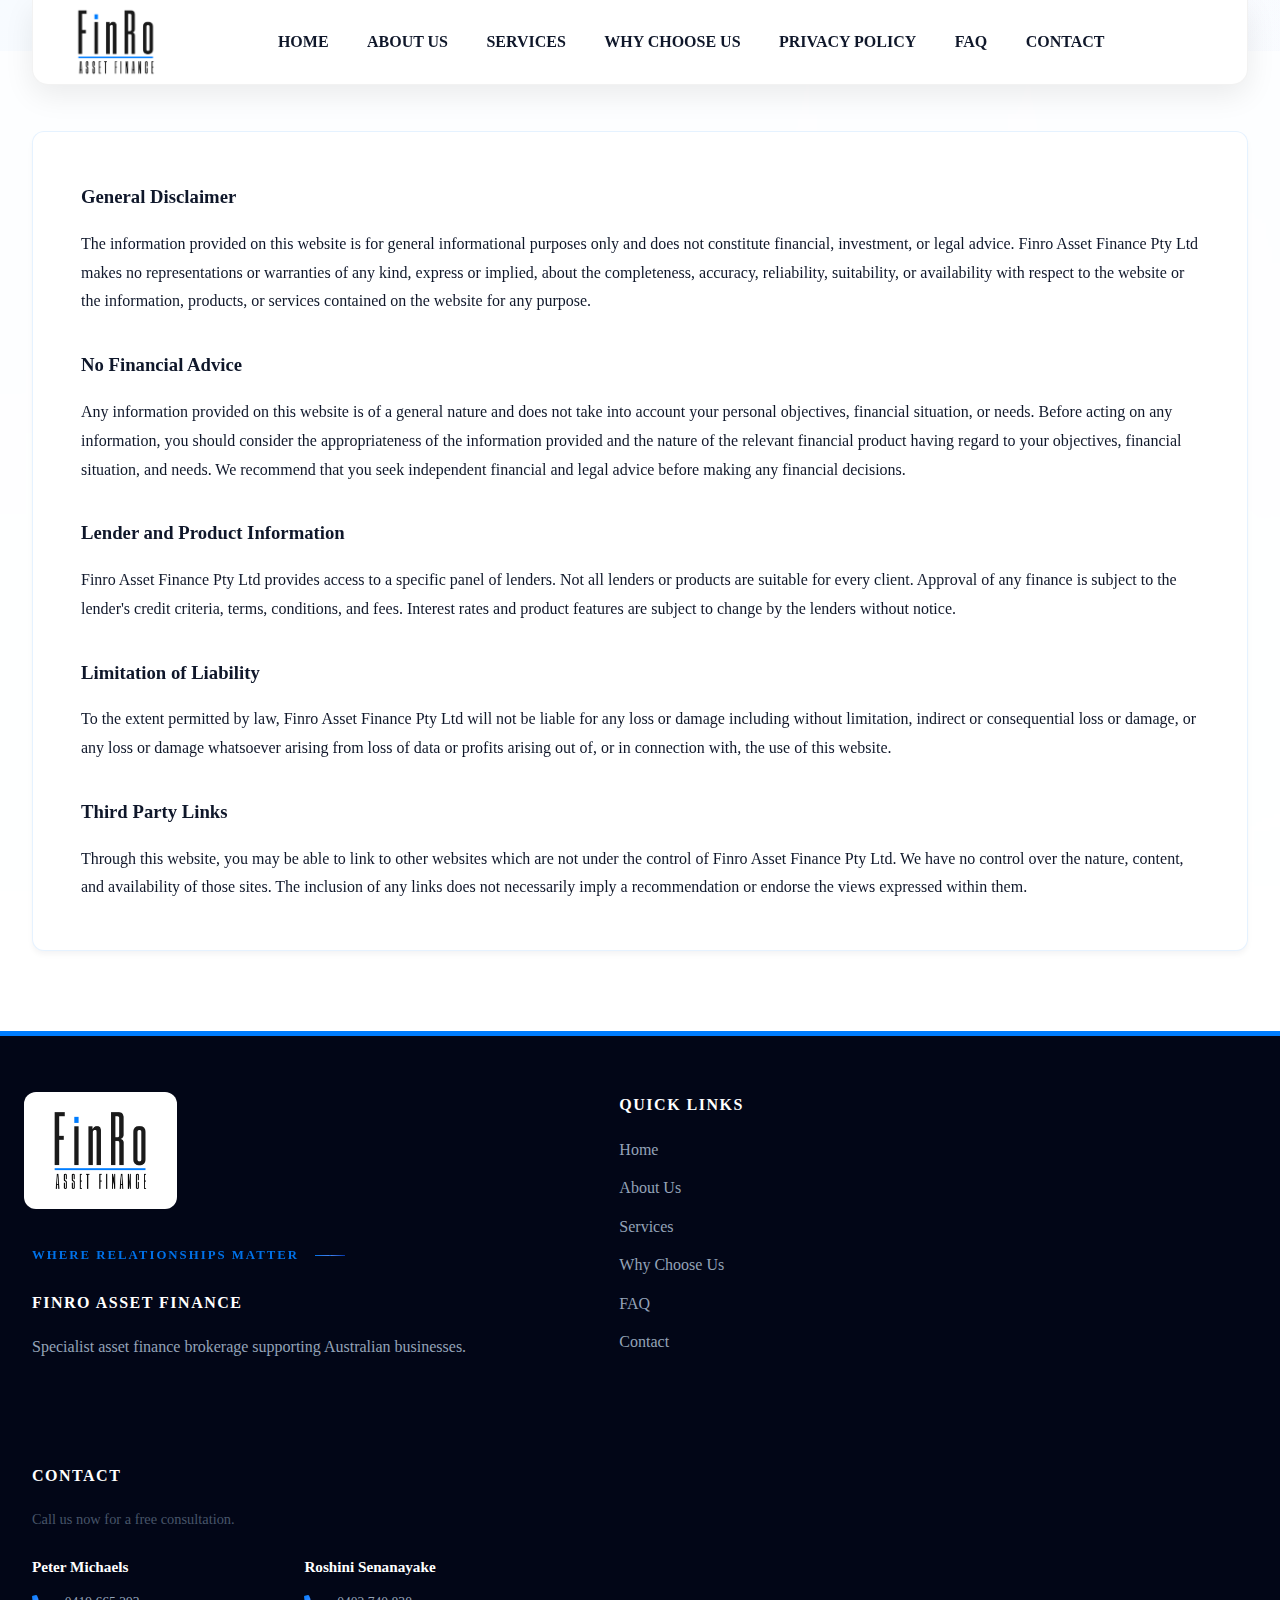
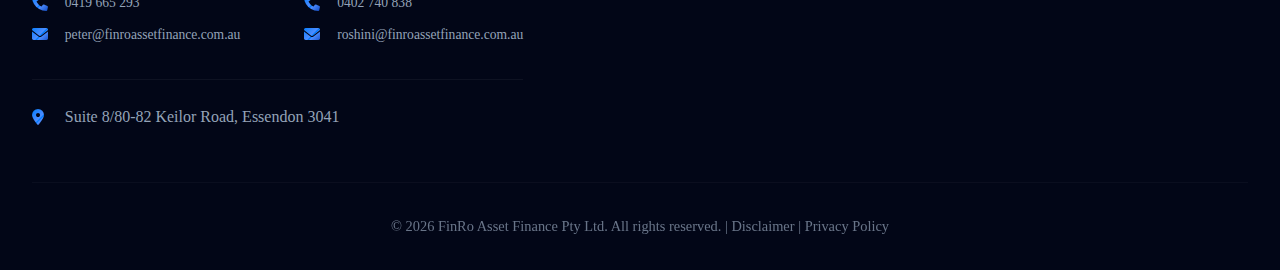
<file: disclaimer.html>
<!DOCTYPE html>
<html lang="en">

<head>
    <meta charset="UTF-8">
    <meta name="viewport" content="width=device-width, initial-scale=1.0">
    <title>Disclaimer - FinRo Asset Finance</title>
    <link rel="stylesheet" href="styles.css">
    <link rel="stylesheet" href="https://cdnjs.cloudflare.com/ajax/libs/font-awesome/6.0.0/css/all.min.css">
</head>

<body>
    <!-- Header -->
    <header class="header-premium">
        <div class="nav-container-flat">
            <div class="header-left">
                <a href="index.html" class="logo">
                    <img src="FinRo Asset Finance.png" alt="FinRo Asset Finance">
                </a>
            </div>

            <nav id="main-nav">
                <ul class="nav-links">
                    <li><a href="index.html">Home</a></li>
                    <li><a href="about.html">About Us</a></li>
                    <li><a href="services.html">Services</a></li>
                    <li><a href="why-choose-us.html">Why Choose Us</a></li>
                    <li><a href="privacy-policy.html">Privacy Policy</a></li>
                    <li><a href="faq.html">FAQ</a></li>
                    <li><a href="contact.html">Contact</a></li>
                </ul>
            </nav>

            <div class="header-right">
                <button class="hamburger" id="hamburger" aria-label="Toggle menu">
                    <span></span>
                    <span></span>
                    <span></span>
                </button>
            </div>
        </div>
    </header>

    <!-- Mobile Nav Overlay -->
    <div class="mobile-nav-overlay" id="mobileNavOverlay">
        <button class="mobile-nav-close" id="mobileNavClose" aria-label="Close menu">
            <i class="fas fa-times"></i>
        </button>
        <ul class="mobile-nav-links">
            <li><a href="index.html">Home</a></li>
            <li><a href="about.html">About Us</a></li>
            <li><a href="services.html">Services</a></li>
            <li><a href="why-choose-us.html">Why Choose Us</a></li>
            <li><a href="privacy-policy.html">Privacy Policy</a></li>
            <li><a href="faq.html">FAQ</a></li>
            <li><a href="contact.html">Contact</a></li>
        </ul>
        <a href="contact.html" class="btn btn-primary" style="margin-top:2rem;">GET A QUOTE</a>
    </div>

    <section class="hero">
        <div class="container hero-container center">
            <div class="hero-content">
                <h1>Disclaimer</h1>
            </div>
        </div>
    </section>

    <section class="section">
        <div class="container">
            <div class="feature-card" style="text-align: left; padding: 3rem; line-height: 1.8;">
                <h3>General Disclaimer</h3>
                <p>The information provided on this website is for general informational purposes only and does not
                    constitute financial, investment, or legal advice. Finro Asset Finance Pty Ltd makes no
                    representations or warranties of any kind, express or implied, about the completeness, accuracy,
                    reliability, suitability, or availability with respect to the website or the information, products,
                    or services contained on the website for any purpose.</p>

                <h3 style="margin-top: 2rem;">No Financial Advice</h3>
                <p>Any information provided on this website is of a general nature and does not take into account your
                    personal objectives, financial situation, or needs. Before acting on any information, you should
                    consider the appropriateness of the information provided and the nature of the relevant financial
                    product having regard to your objectives, financial situation, and needs. We recommend that you seek
                    independent financial and legal advice before making any financial decisions.</p>

                <h3 style="margin-top: 2rem;">Lender and Product Information</h3>
                <p>Finro Asset Finance Pty Ltd provides access to a specific panel of lenders. Not all lenders or
                    products are suitable for every client. Approval of any finance is subject to the lender's credit
                    criteria, terms, conditions, and fees. Interest rates and product features are subject to change by
                    the lenders without notice.</p>

                <h3 style="margin-top: 2rem;">Limitation of Liability</h3>
                <p>To the extent permitted by law, Finro Asset Finance Pty Ltd will not be liable for any loss or damage
                    including without limitation, indirect or consequential loss or damage, or any loss or damage
                    whatsoever arising from loss of data or profits arising out of, or in connection with, the use of
                    this website.</p>

                <h3 style="margin-top: 2rem;">Third Party Links</h3>
                <p>Through this website, you may be able to link to other websites which are not under the control of
                    Finro Asset Finance Pty Ltd. We have no control over the nature, content, and availability of those
                    sites. The inclusion of any links does not necessarily imply a recommendation or endorse the views
                    expressed within them.</p>
            </div>
        </div>
    </section>

    <!-- Footer -->
    <footer>
        <div class="container">
            <div class="footer-content">
                <div class="footer-col">
                    <a href="index.html" class="footer-logo-container">
                        <img src="FinRo Asset Finance.png" alt="FinRo Asset Finance" class="footer-logo">
                    </a>
                    <span class="footer-eyebrow">Where Relationships Matter</span>
                    <h4>FinRo Asset Finance</h4>
                    <p>Specialist asset finance brokerage supporting Australian businesses.</p>
                </div>
                <div class="footer-col">
                    <h4>Quick Links</h4>
                    <ul class="footer-links">
                        <li><a href="index.html">Home</a></li>
                        <li><a href="about.html">About Us</a></li>
                        <li><a href="services.html">Services</a></li>
                        <li><a href="why-choose-us.html">Why Choose Us</a></li>
                        <li><a href="faq.html">FAQ</a></li>
                        <li><a href="contact.html">Contact</a></li>
                    </ul>
                </div>
                <div class="footer-col">
                    <h4>Contact</h4>
                    <p style="font-size: 0.9rem; margin-bottom: 1rem; color: var(--text-muted);">Call us now for a free
                        consultation.</p>
                    <div class="footer-contact-grid">
                        <div class="footer-contact-member">
                            <h5>Peter Michaels</h5>
                            <ul class="footer-links">
                                <li><i class="fas fa-phone"></i> 0419 665 293</li>
                                <li><i class="fas fa-envelope"></i> peter@finroassetfinance.com.au</li>
                            </ul>
                        </div>
                        <div class="footer-contact-member">
                            <h5>Roshini Senanayake</h5>
                            <ul class="footer-links">
                                <li><i class="fas fa-phone"></i> 0402 740 838</li>
                                <li><i class="fas fa-envelope"></i> roshini@finroassetfinance.com.au</li>
                            </ul>
                        </div>
                    </div>
                    <ul class="footer-links"
                        style="margin-top: 1.5rem; border-top: 1px solid rgba(255,255,255,0.05); padding-top: 1.5rem;">
                        <li><i class="fas fa-map-marker-alt"></i> Suite 8/80-82 Keilor Road, Essendon 3041</li>
                    </ul>
                </div>
            </div>
            <div class="copyright">
                <p>&copy; 2026 FinRo Asset Finance Pty Ltd. All rights reserved. | <a
                        href="disclaimer.html">Disclaimer</a> | <a href="privacy-policy.html">Privacy Policy</a></p>
            </div>
        </div>
    </footer>
    <script src="script.js"></script>
</body>

</html>
</file>
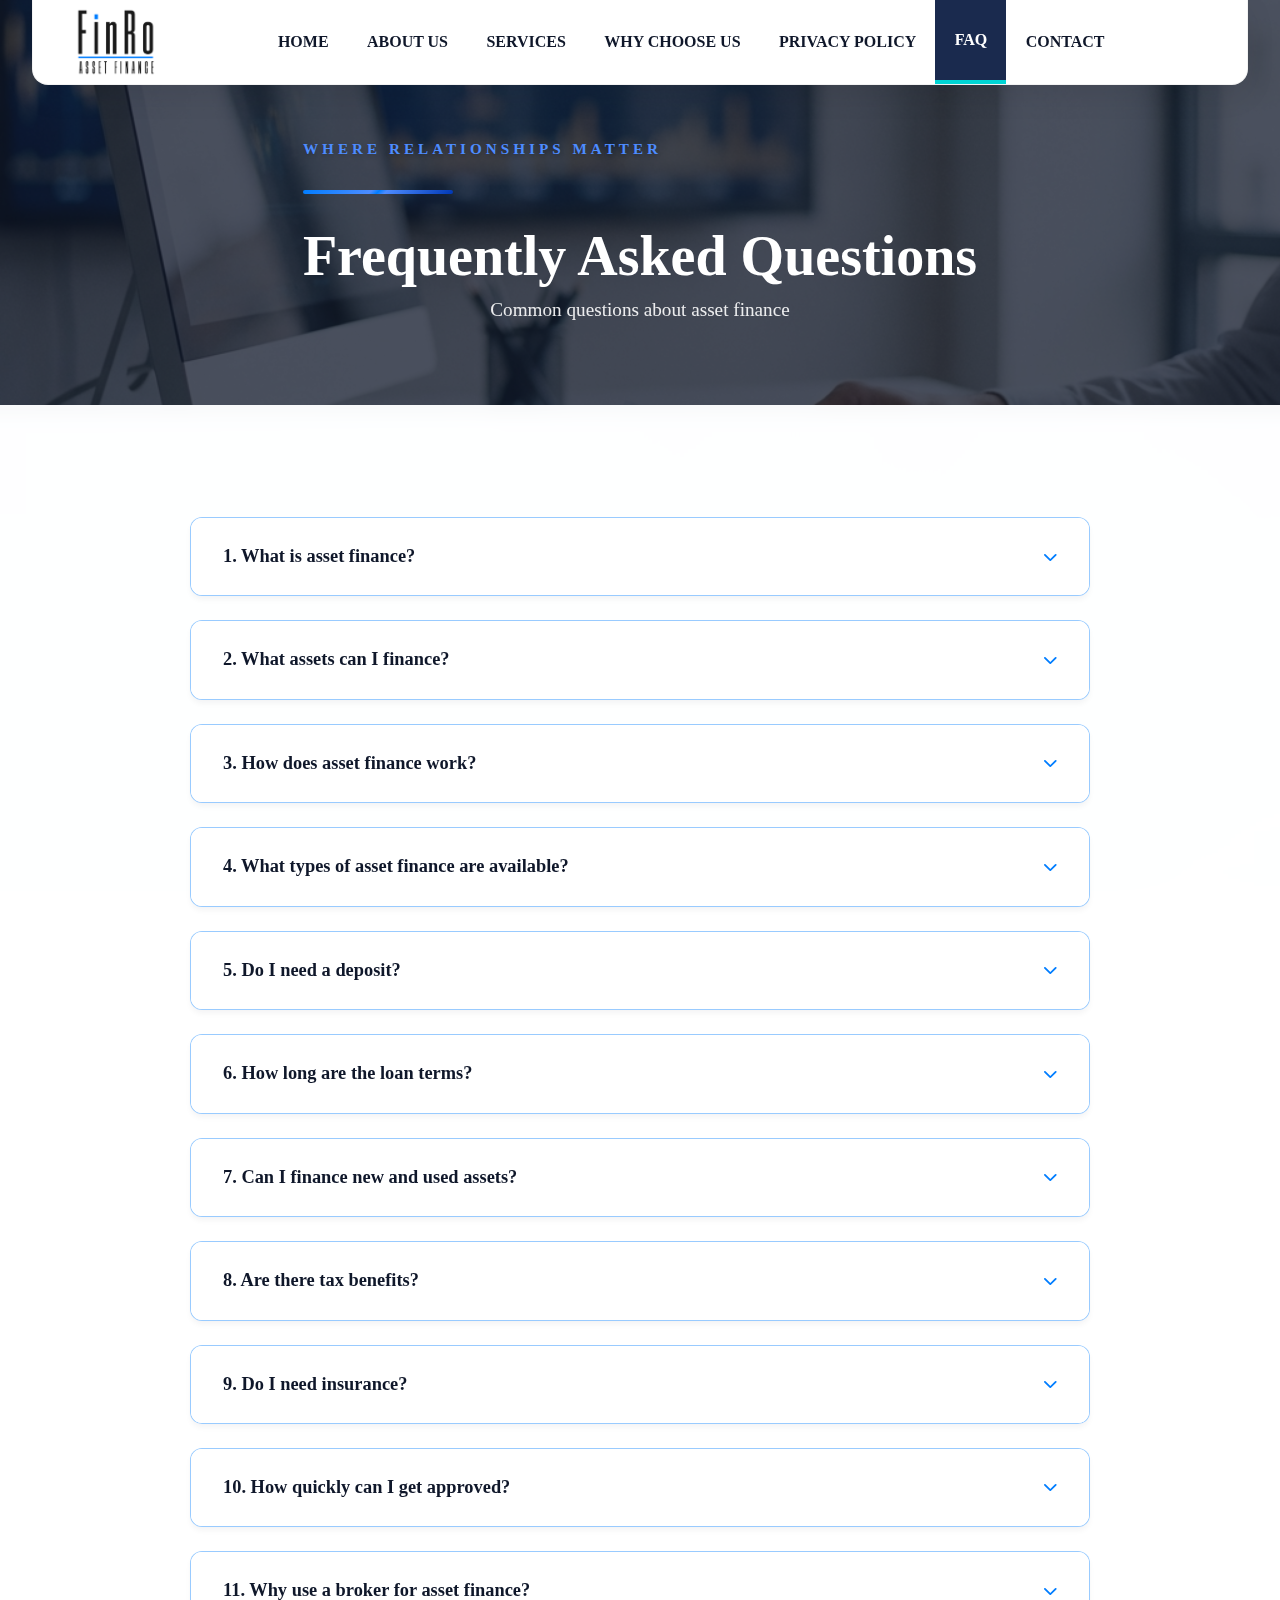
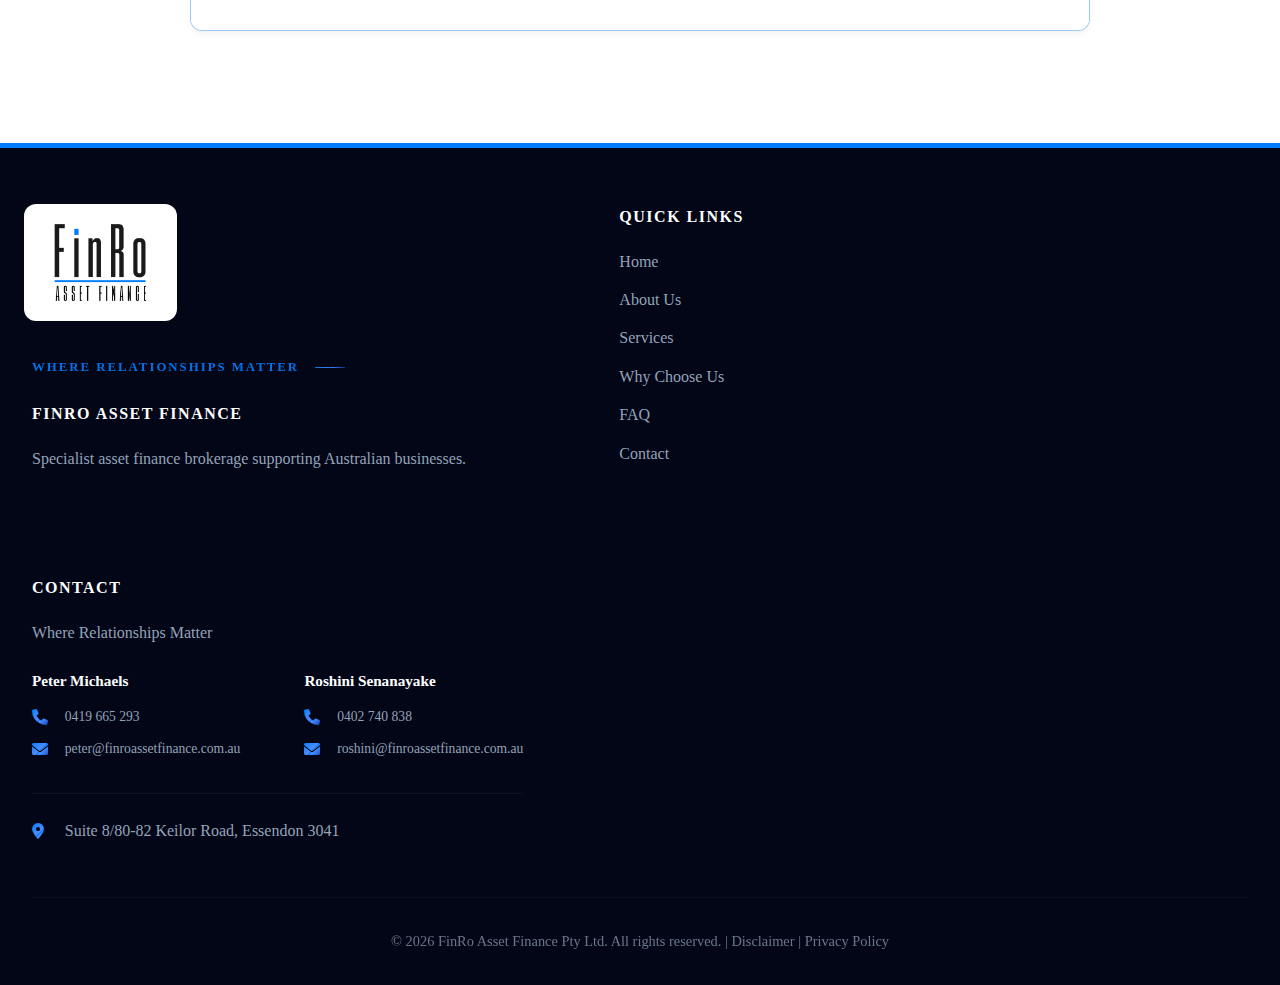
<file: faq.html>
<!DOCTYPE html>
<html lang="en">

<head>
    <meta charset="UTF-8">
    <meta name="viewport" content="width=device-width, initial-scale=1.0">
    <title>FAQ - FinRo Asset Finance</title>
    <link rel="stylesheet" href="styles.css">
    <link rel="stylesheet" href="https://cdnjs.cloudflare.com/ajax/libs/font-awesome/6.0.0/css/all.min.css">
</head>

<body>

    <!-- Header -->
    <header class="header-premium">
        <div class="nav-container-flat">
            <div class="header-left">
                <a href="index.html" class="logo">
                    <img src="FinRo Asset Finance.png" alt="FinRo Asset Finance">
                </a>
            </div>

            <nav id="main-nav">
                <ul class="nav-links">
                    <li><a href="index.html">Home</a></li>
                    <li><a href="about.html">About Us</a></li>
                    <li><a href="services.html">Services</a></li>
                    <li><a href="why-choose-us.html">Why Choose Us</a></li>
                    <li><a href="privacy-policy.html">Privacy Policy</a></li>
                    <li><a href="faq.html" class="active">FAQ</a></li>
                    <li><a href="contact.html">Contact</a></li>
                </ul>
            </nav>

            <div class="header-right">
                <button class="hamburger" id="hamburger" aria-label="Toggle menu">
                    <span></span>
                    <span></span>
                    <span></span>
                </button>
            </div>
        </div>
    </header>

    <!-- Mobile Nav Overlay -->
    <div class="mobile-nav-overlay" id="mobileNavOverlay">
        <button class="mobile-nav-close" id="mobileNavClose" aria-label="Close menu">
            <i class="fas fa-times"></i>
        </button>
        <ul class="mobile-nav-links">
            <li><a href="index.html">Home</a></li>
            <li><a href="about.html">About Us</a></li>
            <li><a href="services.html">Services</a></li>
            <li><a href="why-choose-us.html">Why Choose Us</a></li>
            <li><a href="privacy-policy.html">Privacy Policy</a></li>
            <li><a href="faq.html" class="active">FAQ</a></li>
            <li><a href="contact.html">Contact</a></li>
        </ul>
        <a href="contact.html" class="btn btn-primary" style="margin-top:2rem;">GET A QUOTE</a>
    </div>

    <!-- Page Header -->
    <section class="hero-premium hero-premium-sub">
        <div class="hero-premium-bg" style="background-image: url('hero_faq.webp');"></div>
        <div class="hero-premium-container">
            <div class="hero-premium-content">
                <span class="hero-eyebrow">Where Relationships Matter</span>
                <h1 class="hero-premium-title">
                    Frequently <span class="serif-blue">Asked</span> Questions
                </h1>
                <p class="hero-premium-description">Common questions about asset finance</p>
            </div>
        </div>
    </section>

    <!-- FAQ Section -->
    <section class="section">
        <div class="container">
            <div class="accordion">

                <div class="accordion-item">
                    <div class="accordion-header">
                        <h3>1. What is asset finance?</h3>
                        <i class="fas fa-chevron-down icon"></i>
                    </div>
                    <div class="accordion-content">
                        <p>Asset finance is a type of loan that helps you purchase business or personal assets, such as
                            vehicles, machinery, equipment, or technology, where the asset itself is usually used as
                            security for the loan.</p>
                    </div>
                </div>

                <div class="accordion-item">
                    <div class="accordion-header">
                        <h3>2. What assets can I finance?</h3>
                        <i class="fas fa-chevron-down icon"></i>
                    </div>
                    <div class="accordion-content">
                        <p>We can help you finance a wide range of assets, including:</p>
                        <ul>
                            <li>Cars, vans, and trucks</li>
                            <li>Commercial and construction vehicles</li>
                            <li>Machinery and manufacturing equipment</li>
                            <li>Medical and IT equipment</li>
                            <li>Agricultural machinery</li>
                        </ul>
                    </div>
                </div>

                <div class="accordion-item">
                    <div class="accordion-header">
                        <h3>3. How does asset finance work?</h3>
                        <i class="fas fa-chevron-down icon"></i>
                    </div>
                    <div class="accordion-content">
                        <p>You can borrow the money to buy the asset, then repay it in regular installments. Depending
                            on the product, you may own the asset immediately or at the end of the loan term.</p>
                    </div>
                </div>

                <div class="accordion-item">
                    <div class="accordion-header">
                        <h3>4. What types of asset finance are available?</h3>
                        <i class="fas fa-chevron-down icon"></i>
                    </div>
                    <div class="accordion-content">
                        <p>We offer several flexible options, including:</p>
                        <ul>
                            <li><strong>Chattel Mortgage</strong> – Own the asset from day one</li>
                            <li><strong>Hire Purchase</strong> – Pay off the asset over time and gain ownership at the
                                end</li>
                            <li><strong>Finance Lease</strong> – Use the asset without owning it during the term</li>
                            <li><strong>Operating Lease</strong> – Lease the asset for a set period</li>
                        </ul>
                    </div>
                </div>

                <div class="accordion-item">
                    <div class="accordion-header">
                        <h3>5. Do I need a deposit?</h3>
                        <i class="fas fa-chevron-down icon"></i>
                    </div>
                    <div class="accordion-content">
                        <p>Deposits vary depending on the lender, your credit profile, and the type of asset. Some loans
                            allow 100% finance, while others require a deposit between 5% and 30%.</p>
                    </div>
                </div>

                <div class="accordion-item">
                    <div class="accordion-header">
                        <h3>6. How long are the loan terms?</h3>
                        <i class="fas fa-chevron-down icon"></i>
                    </div>
                    <div class="accordion-content">
                        <p>Loan terms typically range from 1 to 7 years, with the term generally matching the useful
                            life of the asset.</p>
                    </div>
                </div>

                <div class="accordion-item">
                    <div class="accordion-header">
                        <h3>7. Can I finance new and used assets?</h3>
                        <i class="fas fa-chevron-down icon"></i>
                    </div>
                    <div class="accordion-content">
                        <p>Yes! We can finance both new and used assets, subject to age and condition requirements set
                            by the lender.</p>
                    </div>
                </div>

                <div class="accordion-item">
                    <div class="accordion-header">
                        <h3>8. Are there tax benefits?</h3>
                        <i class="fas fa-chevron-down icon"></i>
                    </div>
                    <div class="accordion-content">
                        <p>Many asset finance products offer tax advantages, including:</p>
                        <ul>
                            <li>Claiming interest as a tax deduction</li>
                            <li>Depreciating the asset for business purposes</li>
                            <li>Claiming GST credits (for eligible businesses)</li>
                            <li><strong>Professional Advice:</strong> We recommend speaking with your accountant for
                                advice specific to your situation.</li>
                        </ul>
                    </div>
                </div>

                <div class="accordion-item">
                    <div class="accordion-header">
                        <h3>9. Do I need insurance?</h3>
                        <i class="fas fa-chevron-down icon"></i>
                    </div>
                    <div class="accordion-content">
                        <p>Yes, most lenders require comprehensive insurance on the asset for the duration of the loan,
                            with the lender noted as an interested party.</p>
                    </div>
                </div>

                <div class="accordion-item">
                    <div class="accordion-header">
                        <h3>10. How quickly can I get approved?</h3>
                        <i class="fas fa-chevron-down icon"></i>
                    </div>
                    <div class="accordion-content">
                        <p>Approval times vary:</p>
                        <ul>
                            <li><strong>Pre-approval:</strong> same day to 48 hours</li>
                            <li><strong>Full approval:</strong> 1–5 business days</li>
                            <li><strong>Settlement:</strong> 1–3 days after approval</li>
                            <li><strong>Express Option:</strong> Some vehicle finance loans can be approved within
                                hours.</li>
                        </ul>
                    </div>
                </div>

                <div class="accordion-item">
                    <div class="accordion-header">
                        <h3>11. Why use a broker for asset finance?</h3>
                        <i class="fas fa-chevron-down icon"></i>
                    </div>
                    <div class="accordion-content">
                        <p>A broker helps you:</p>
                        <ul>
                            <li>Compare multiple lenders and products</li>
                            <li>Find the most suitable loan for your needs</li>
                            <li>Negotiate better rates and terms</li>
                            <li>Save time and handle paperwork</li>
                        </ul>
                    </div>
                </div>

            </div>
        </div>
    </section>

    <!-- Footer -->
    <footer>
        <div class="container">
            <div class="footer-content">
                <div class="footer-col">
                    <a href="index.html" class="footer-logo-container">
                        <img src="FinRo Asset Finance.png" alt="FinRo Asset Finance" class="footer-logo">
                    </a>
                    <span class="footer-eyebrow">Where Relationships Matter</span>
                    <h4>FinRo Asset Finance</h4>
                    <p>Specialist asset finance brokerage supporting Australian businesses.</p>
                </div>
                <div class="footer-col">
                    <h4>Quick Links</h4>
                    <ul class="footer-links">
                        <li><a href="index.html">Home</a></li>
                        <li><a href="about.html">About Us</a></li>
                        <li><a href="services.html">Services</a></li>
                        <li><a href="why-choose-us.html">Why Choose Us</a></li>
                        <li><a href="faq.html">FAQ</a></li>
                        <li><a href="contact.html">Contact</a></li>
                    </ul>
                </div>
                <div class="footer-col">
                    <h4>Contact</h4>
                    <p>Where Relationships Matter</p>
                    <div class="footer-contact-grid">
                        <div class="footer-contact-member">
                            <h5>Peter Michaels</h5>
                            <ul class="footer-links">
                                <li><i class="fas fa-phone"></i> 0419 665 293</li>
                                <li><i class="fas fa-envelope"></i> peter@finroassetfinance.com.au</li>
                            </ul>
                        </div>
                        <div class="footer-contact-member">
                            <h5>Roshini Senanayake</h5>
                            <ul class="footer-links">
                                <li><i class="fas fa-phone"></i> 0402 740 838</li>
                                <li><i class="fas fa-envelope"></i> roshini@finroassetfinance.com.au</li>
                            </ul>
                        </div>
                    </div>
                    <ul class="footer-links"
                        style="margin-top: 1.5rem; border-top: 1px solid rgba(255,255,255,0.05); padding-top: 1.5rem;">
                        <li><i class="fas fa-map-marker-alt"></i> Suite 8/80-82 Keilor Road, Essendon 3041</li>
                    </ul>
                </div>
            </div>
            <div class="copyright">
                <p>&copy; 2026 FinRo Asset Finance Pty Ltd. All rights reserved. | <a
                        href="disclaimer.html">Disclaimer</a> | <a href="privacy-policy.html">Privacy Policy</a></p>
            </div>
        </div>
    </footer>

    <script src="script.js"></script>
</body>

</html>
</file>
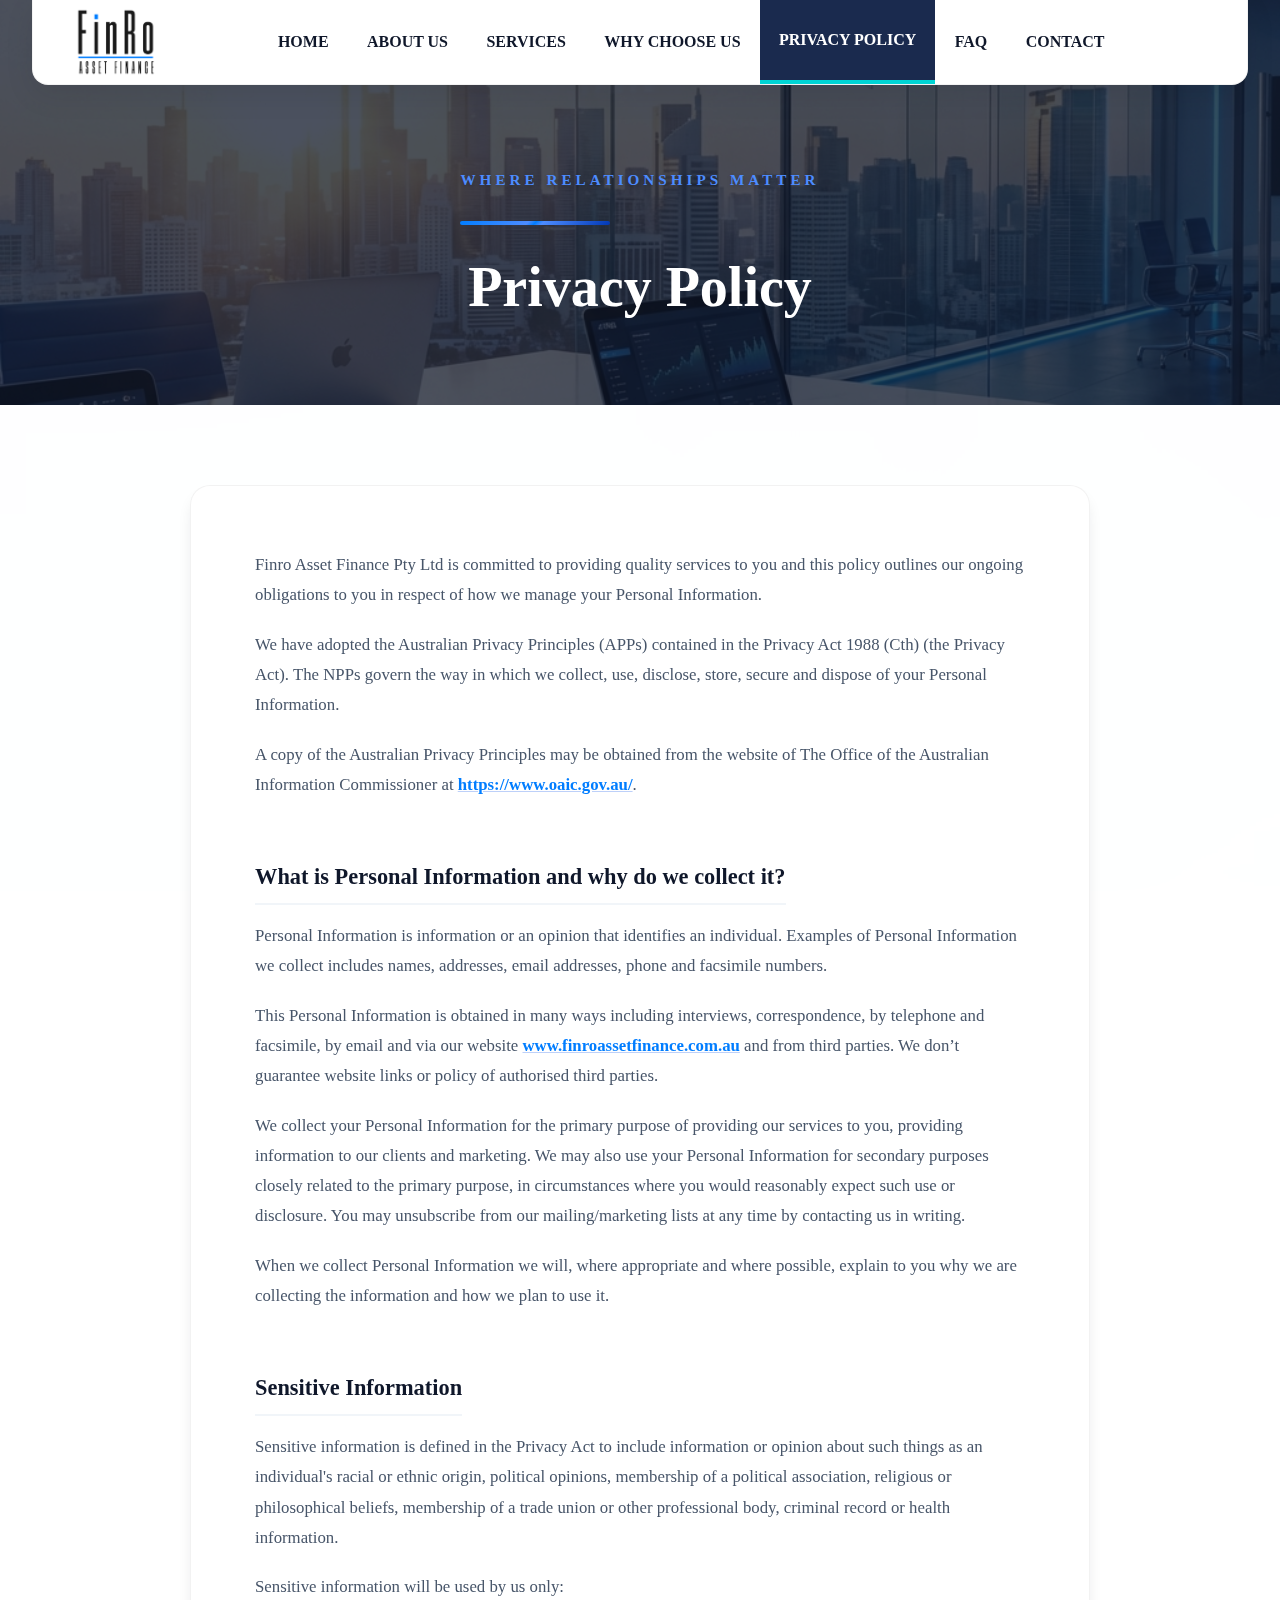
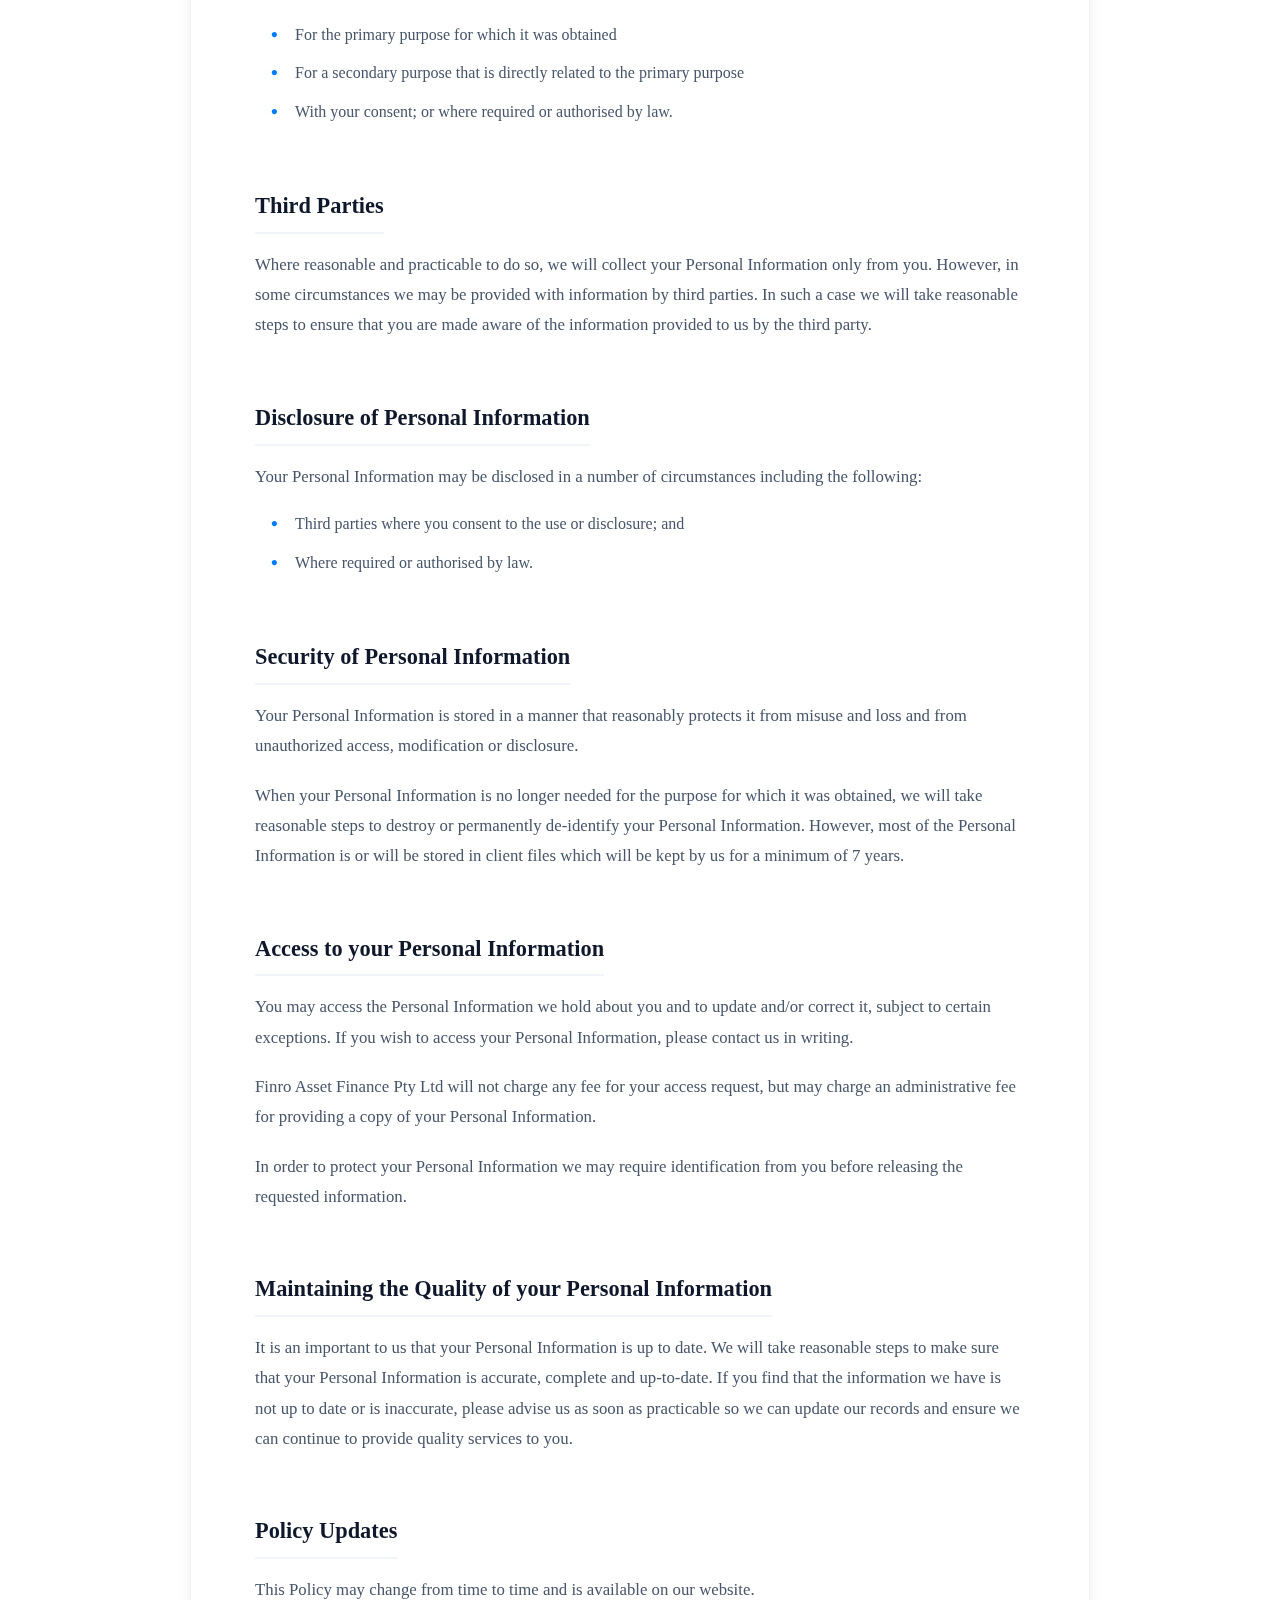
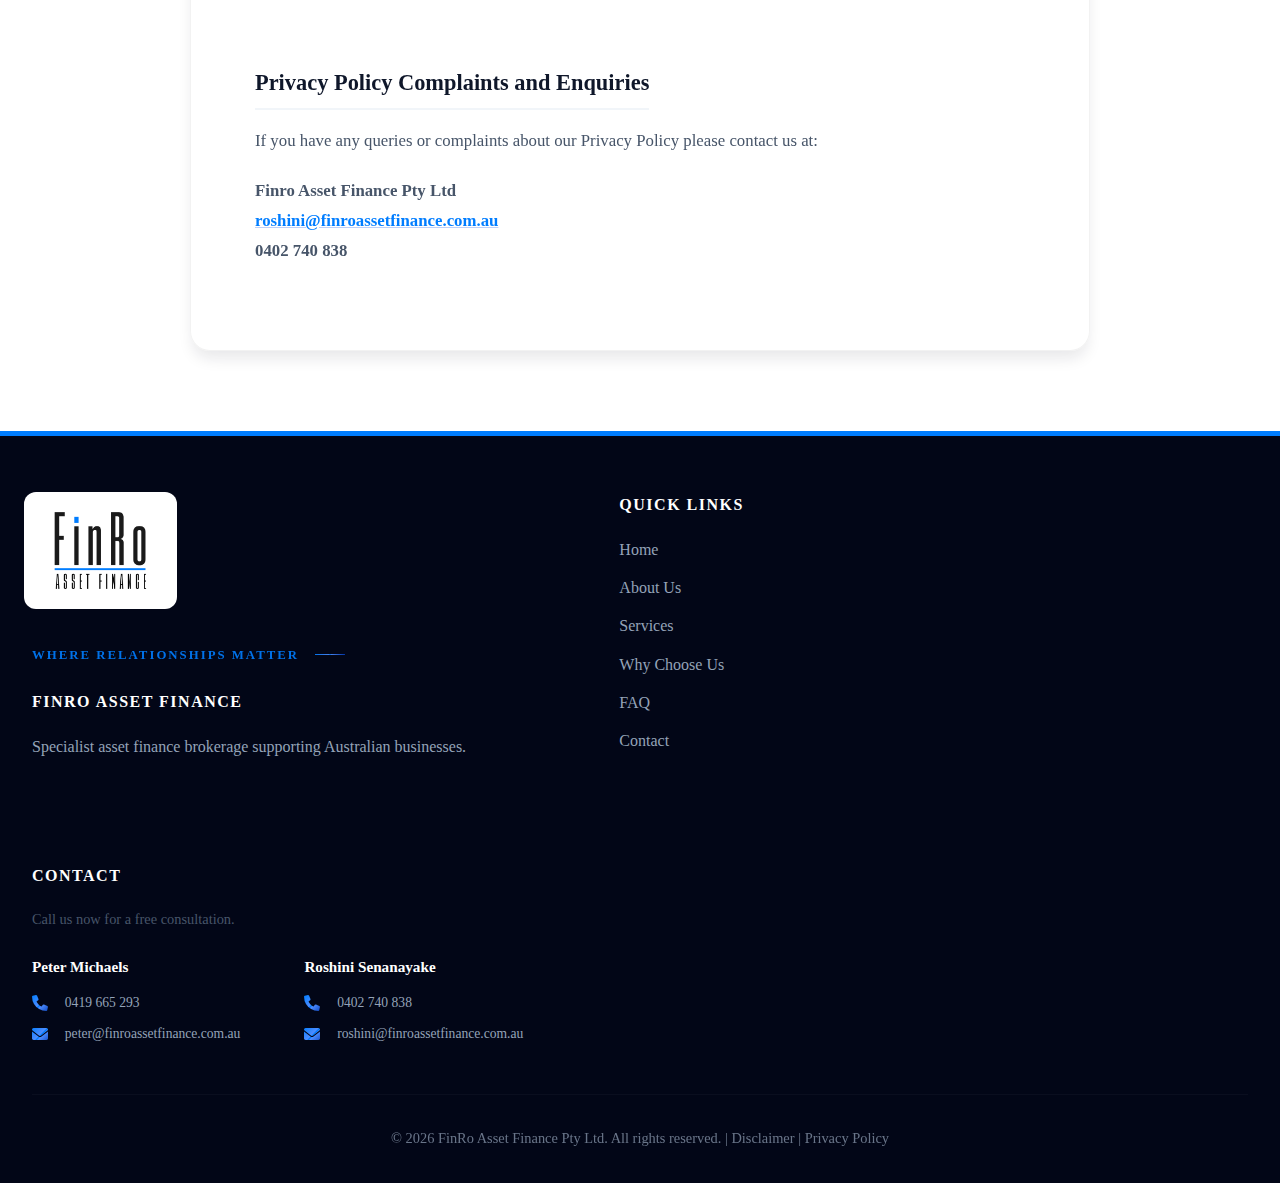
<file: privacy-policy.html>
<!DOCTYPE html>
<html lang="en">

<head>
    <meta charset="UTF-8">
    <meta name="viewport" content="width=device-width, initial-scale=1.0">
    <title>Privacy Policy - FinRo Asset Finance</title>
    <link rel="stylesheet" href="styles.css">
    <link rel="stylesheet" href="https://cdnjs.cloudflare.com/ajax/libs/font-awesome/6.0.0/css/all.min.css">
</head>

<body>
    <!-- Header -->
    <header class="header-premium">
        <div class="nav-container-flat">
            <div class="header-left">
                <a href="index.html" class="logo">
                    <img src="FinRo Asset Finance.png" alt="FinRo Asset Finance">
                </a>
            </div>

            <nav id="main-nav">
                <ul class="nav-links">
                    <li><a href="index.html">Home</a></li>
                    <li><a href="about.html">About Us</a></li>
                    <li><a href="services.html">Services</a></li>
                    <li><a href="why-choose-us.html">Why Choose Us</a></li>
                    <li><a href="privacy-policy.html" class="active">Privacy Policy</a></li>
                    <li><a href="faq.html">FAQ</a></li>
                    <li><a href="contact.html">Contact</a></li>
                </ul>
            </nav>

            <div class="header-right">
                <button class="hamburger" id="hamburger" aria-label="Toggle menu">
                    <span></span>
                    <span></span>
                    <span></span>
                </button>
            </div>
        </div>
    </header>

    <!-- Mobile Nav Overlay -->
    <div class="mobile-nav-overlay" id="mobileNavOverlay">
        <button class="mobile-nav-close" id="mobileNavClose" aria-label="Close menu">
            <i class="fas fa-times"></i>
        </button>
        <ul class="mobile-nav-links">
            <li><a href="index.html">Home</a></li>
            <li><a href="about.html">About Us</a></li>
            <li><a href="services.html">Services</a></li>
            <li><a href="why-choose-us.html">Why Choose Us</a></li>
            <li><a href="privacy-policy.html" class="active">Privacy Policy</a></li>
            <li><a href="faq.html">FAQ</a></li>
            <li><a href="contact.html">Contact</a></li>
        </ul>
        <a href="contact.html" class="btn btn-primary" style="margin-top:2rem;">GET A QUOTE</a>
    </div>

    <!-- Page Header -->
    <section class="hero-premium hero-premium-sub">
        <div class="hero-premium-bg" style="background-image: url('hero_about.webp');"></div>
        <div class="hero-premium-container">
            <div class="hero-premium-content">
                <span class="hero-eyebrow">Where Relationships Matter</span>
                <h1 class="hero-premium-title">
                    Privacy <span class="serif-blue">Policy</span>
                </h1>
            </div>
        </div>
    </section>

    <!-- Privacy Policy Content -->
    <section class="section background-light reveal-on-scroll is-visible">
        <div class="container">
            <div class="policy-content">
                <p>Finro Asset Finance Pty Ltd is committed to providing quality services to you and this policy
                    outlines our ongoing obligations to you in respect of how we manage your Personal Information.</p>

                <p>We have adopted the Australian Privacy Principles (APPs) contained in the Privacy Act 1988 (Cth) (the
                    Privacy Act). The NPPs govern the way in which we collect, use, disclose, store, secure and dispose
                    of your Personal Information.</p>

                <p>A copy of the Australian Privacy Principles may be obtained from the website of The Office of the
                    Australian Information Commissioner at <a href="https://www.oaic.gov.au/"
                        target="_blank">https://www.oaic.gov.au/</a>.</p>

                <h3>What is Personal Information and why do we collect it?</h3>
                <p>Personal Information is information or an opinion that identifies an individual. Examples of Personal
                    Information we collect includes names, addresses, email addresses, phone and facsimile numbers.</p>

                <p>This Personal Information is obtained in many ways including interviews, correspondence, by telephone
                    and facsimile, by email and via our website <a
                        href="https://www.finroassetfinance.com.au">www.finroassetfinance.com.au</a> and from third
                    parties. We don’t guarantee website links or policy of authorised third parties.</p>

                <p>We collect your Personal Information for the primary purpose of providing our services to you,
                    providing information to our clients and marketing. We may also use your Personal Information for
                    secondary purposes closely related to the primary purpose, in circumstances where you would
                    reasonably expect such use or disclosure. You may unsubscribe from our mailing/marketing lists at
                    any time by contacting us in writing.</p>

                <p>When we collect Personal Information we will, where appropriate and where possible, explain to you
                    why we are collecting the information and how we plan to use it.</p>

                <h3>Sensitive Information</h3>
                <p>Sensitive information is defined in the Privacy Act to include information or opinion about such
                    things as an individual's racial or ethnic origin, political opinions, membership of a political
                    association, religious or philosophical beliefs, membership of a trade union or other professional
                    body, criminal record or health information.</p>

                <p>Sensitive information will be used by us only:</p>
                <ul>
                    <li>For the primary purpose for which it was obtained</li>
                    <li>For a secondary purpose that is directly related to the primary purpose</li>
                    <li>With your consent; or where required or authorised by law.</li>
                </ul>

                <h3>Third Parties</h3>
                <p>Where reasonable and practicable to do so, we will collect your Personal Information only from you.
                    However, in some circumstances we may be provided with information by third parties. In such a case
                    we will take reasonable steps to ensure that you are made aware of the information provided to us by
                    the third party.</p>

                <h3>Disclosure of Personal Information</h3>
                <p>Your Personal Information may be disclosed in a number of circumstances including the following:</p>
                <ul>
                    <li>Third parties where you consent to the use or disclosure; and</li>
                    <li>Where required or authorised by law.</li>
                </ul>

                <h3>Security of Personal Information</h3>
                <p>Your Personal Information is stored in a manner that reasonably protects it from misuse and loss and
                    from unauthorized access, modification or disclosure.</p>

                <p>When your Personal Information is no longer needed for the purpose for which it was obtained, we will
                    take reasonable steps to destroy or permanently de-identify your Personal Information. However, most
                    of the Personal Information is or will be stored in client files which will be kept by us for a
                    minimum of 7 years.</p>

                <h3>Access to your Personal Information</h3>
                <p>You may access the Personal Information we hold about you and to update and/or correct it, subject to
                    certain exceptions. If you wish to access your Personal Information, please contact us in writing.
                </p>

                <p>Finro Asset Finance Pty Ltd will not charge any fee for your access request, but may charge an
                    administrative fee for providing a copy of your Personal Information.</p>

                <p>In order to protect your Personal Information we may require identification from you before releasing
                    the requested information.</p>

                <h3>Maintaining the Quality of your Personal Information</h3>
                <p>It is an important to us that your Personal Information is up to date. We will take reasonable steps
                    to make sure that your Personal Information is accurate, complete and up-to-date. If you find that
                    the information we have is not up to date or is inaccurate, please advise us as soon as practicable
                    so we can update our records and ensure we can continue to provide quality services to you.</p>

                <h3>Policy Updates</h3>
                <p>This Policy may change from time to time and is available on our website.</p>

                <h3>Privacy Policy Complaints and Enquiries</h3>
                <p>If you have any queries or complaints about our Privacy Policy please contact us at:</p>

                <p class="contact-details">
                    <strong>Finro Asset Finance Pty Ltd</strong><br>
                    <a href="mailto:roshini@finroassetfinance.com.au">roshini@finroassetfinance.com.au</a><br>
                    0402 740 838
                </p>
            </div>
        </div>
    </section>

    <!-- Footer -->
    <footer>
        <div class="container">
            <div class="footer-content">
                <div class="footer-col">
                    <a href="index.html" class="footer-logo-container">
                        <img src="FinRo Asset Finance.png" alt="FinRo Asset Finance" class="footer-logo">
                    </a>
                    <span class="footer-eyebrow">Where Relationships Matter</span>
                    <h4>FinRo Asset Finance</h4>
                    <p>Specialist asset finance brokerage supporting Australian businesses.</p>
                </div>
                <div class="footer-col">
                    <h4>Quick Links</h4>
                    <ul class="footer-links">
                        <li><a href="index.html">Home</a></li>
                        <li><a href="about.html">About Us</a></li>
                        <li><a href="services.html">Services</a></li>
                        <li><a href="why-choose-us.html">Why Choose Us</a></li>
                        <li><a href="faq.html">FAQ</a></li>
                        <li><a href="contact.html">Contact</a></li>
                    </ul>
                </div>
                <div class="footer-col">
                    <h4>Contact</h4>
                    <p style="font-size: 0.9rem; margin-bottom: 1rem; color: var(--text-muted);">Call us now for a free
                        consultation.</p>
                    <div class="footer-contact-grid">
                        <div class="footer-contact-member">
                            <h5>Peter Michaels</h5>
                            <ul class="footer-links">
                                <li><i class="fas fa-phone"></i> 0419 665 293</li>
                                <li><i class="fas fa-envelope"></i> peter@finroassetfinance.com.au</li>
                            </ul>
                        </div>
                        <div class="footer-contact-member">
                            <h5>Roshini Senanayake</h5>
                            <ul class="footer-links">
                                <li><i class="fas fa-phone"></i> 0402 740 838</li>
                                <li><i class="fas fa-envelope"></i> roshini@finroassetfinance.com.au</li>
                            </ul>
                        </div>
                    </div>
                </div>
            </div>
            <div class="copyright">
                <p>&copy; 2026 FinRo Asset Finance Pty Ltd. All rights reserved. | <a
                        href="disclaimer.html">Disclaimer</a> | <a href="privacy-policy.html">Privacy Policy</a></p>
            </div>
        </div>
    </footer>

    <script src="script.js"></script>
</body>

</html>
</file>
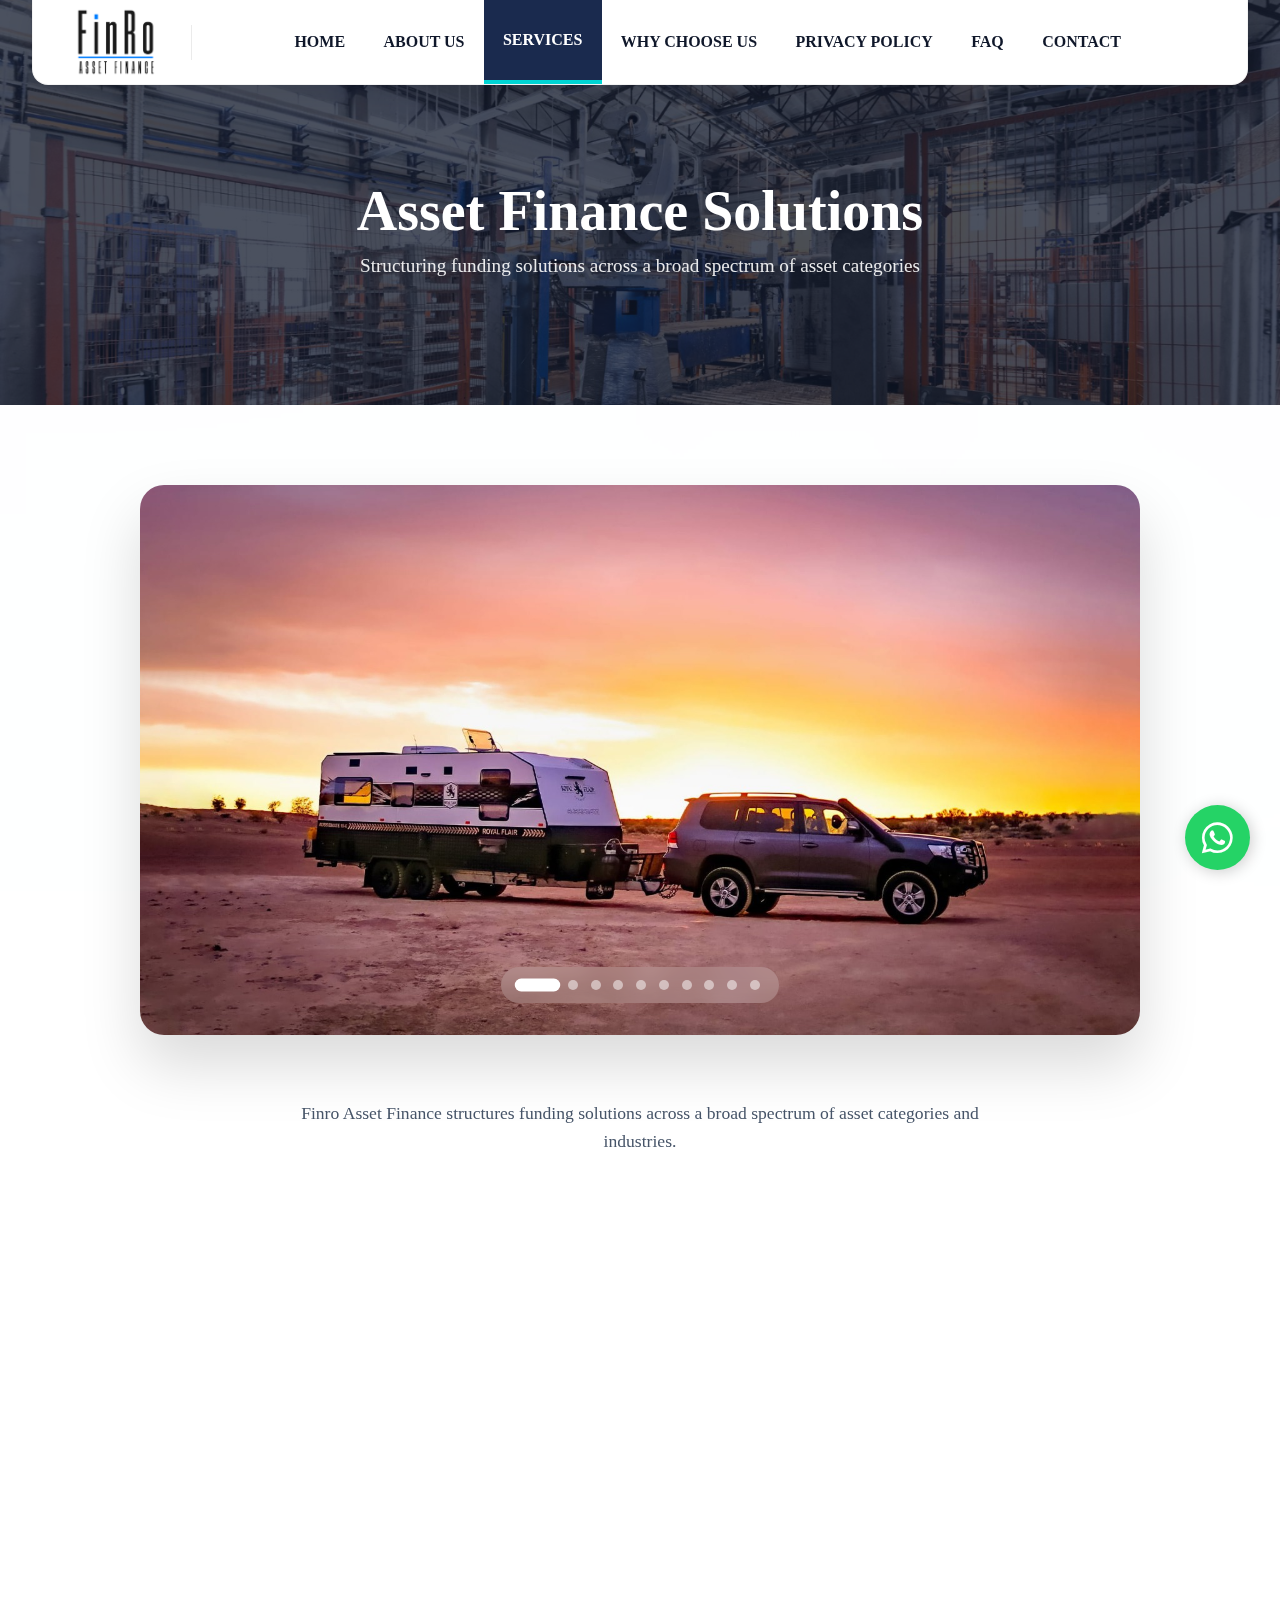
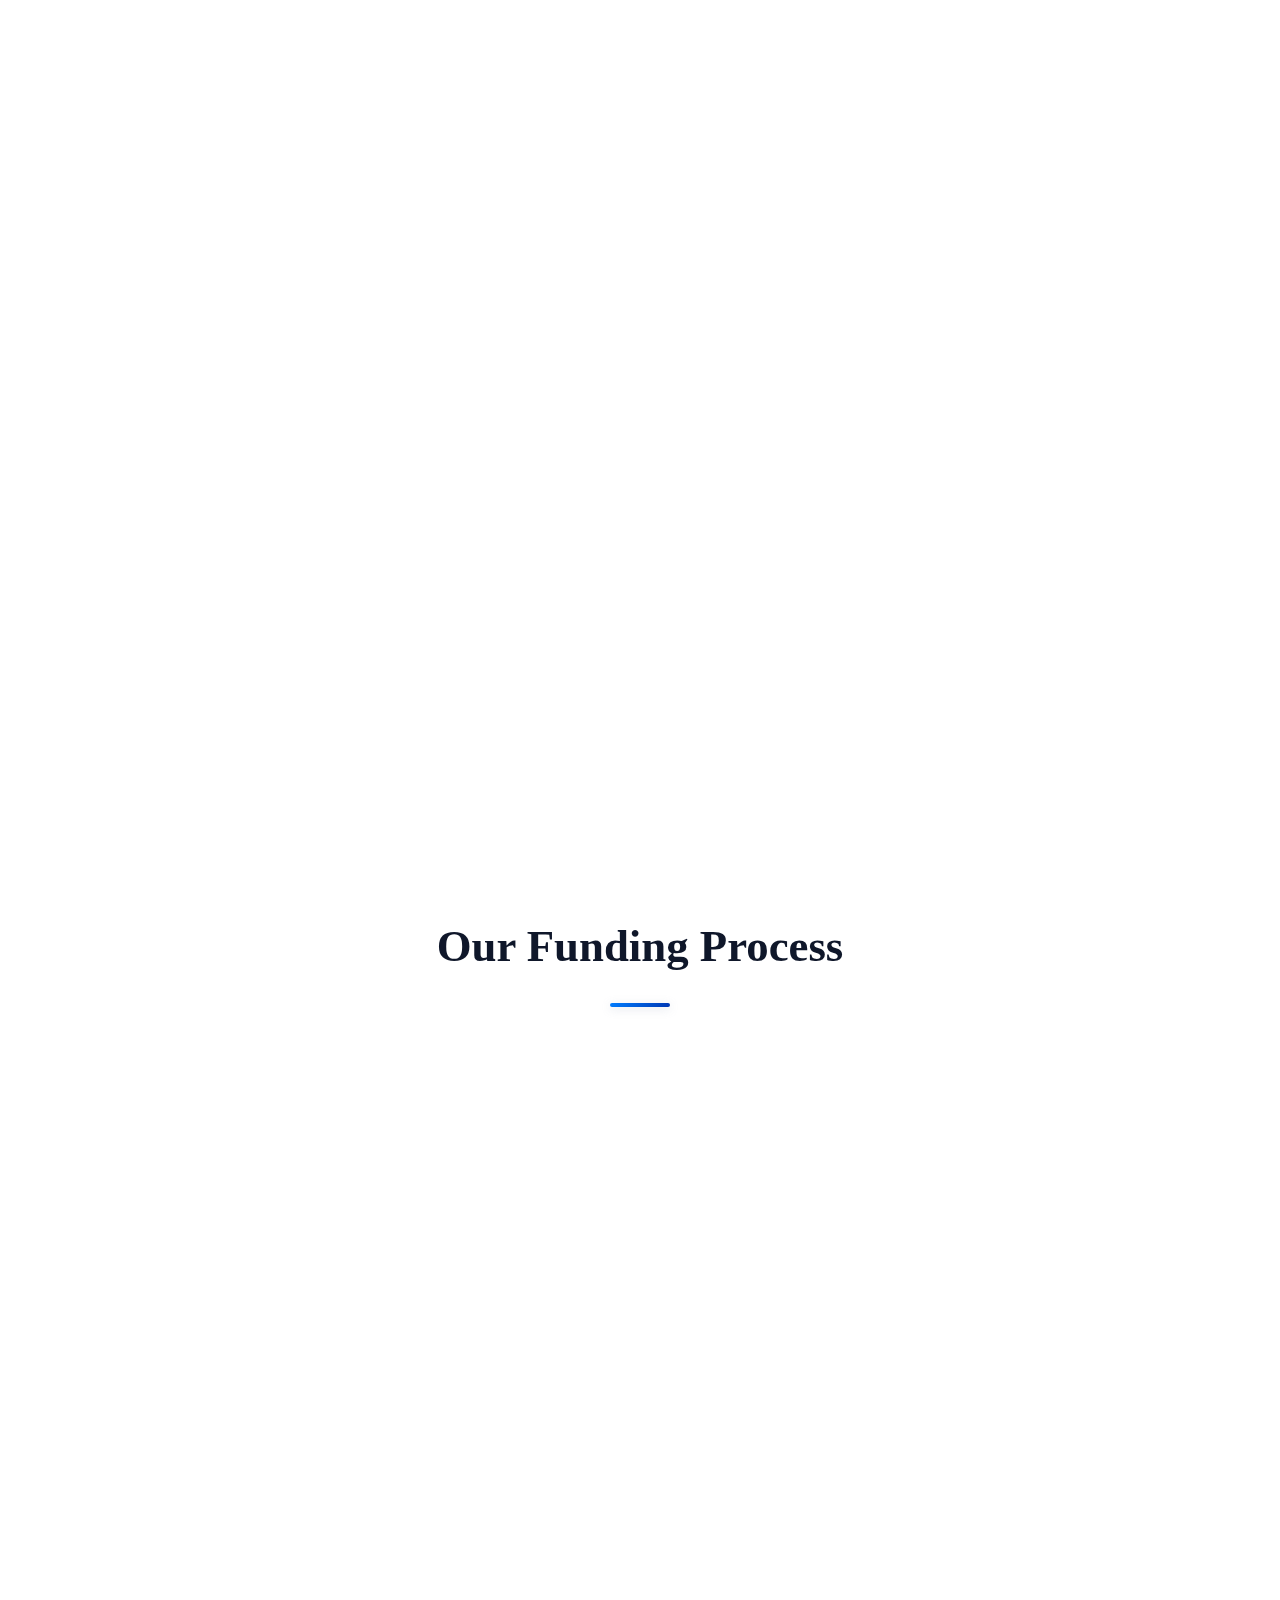
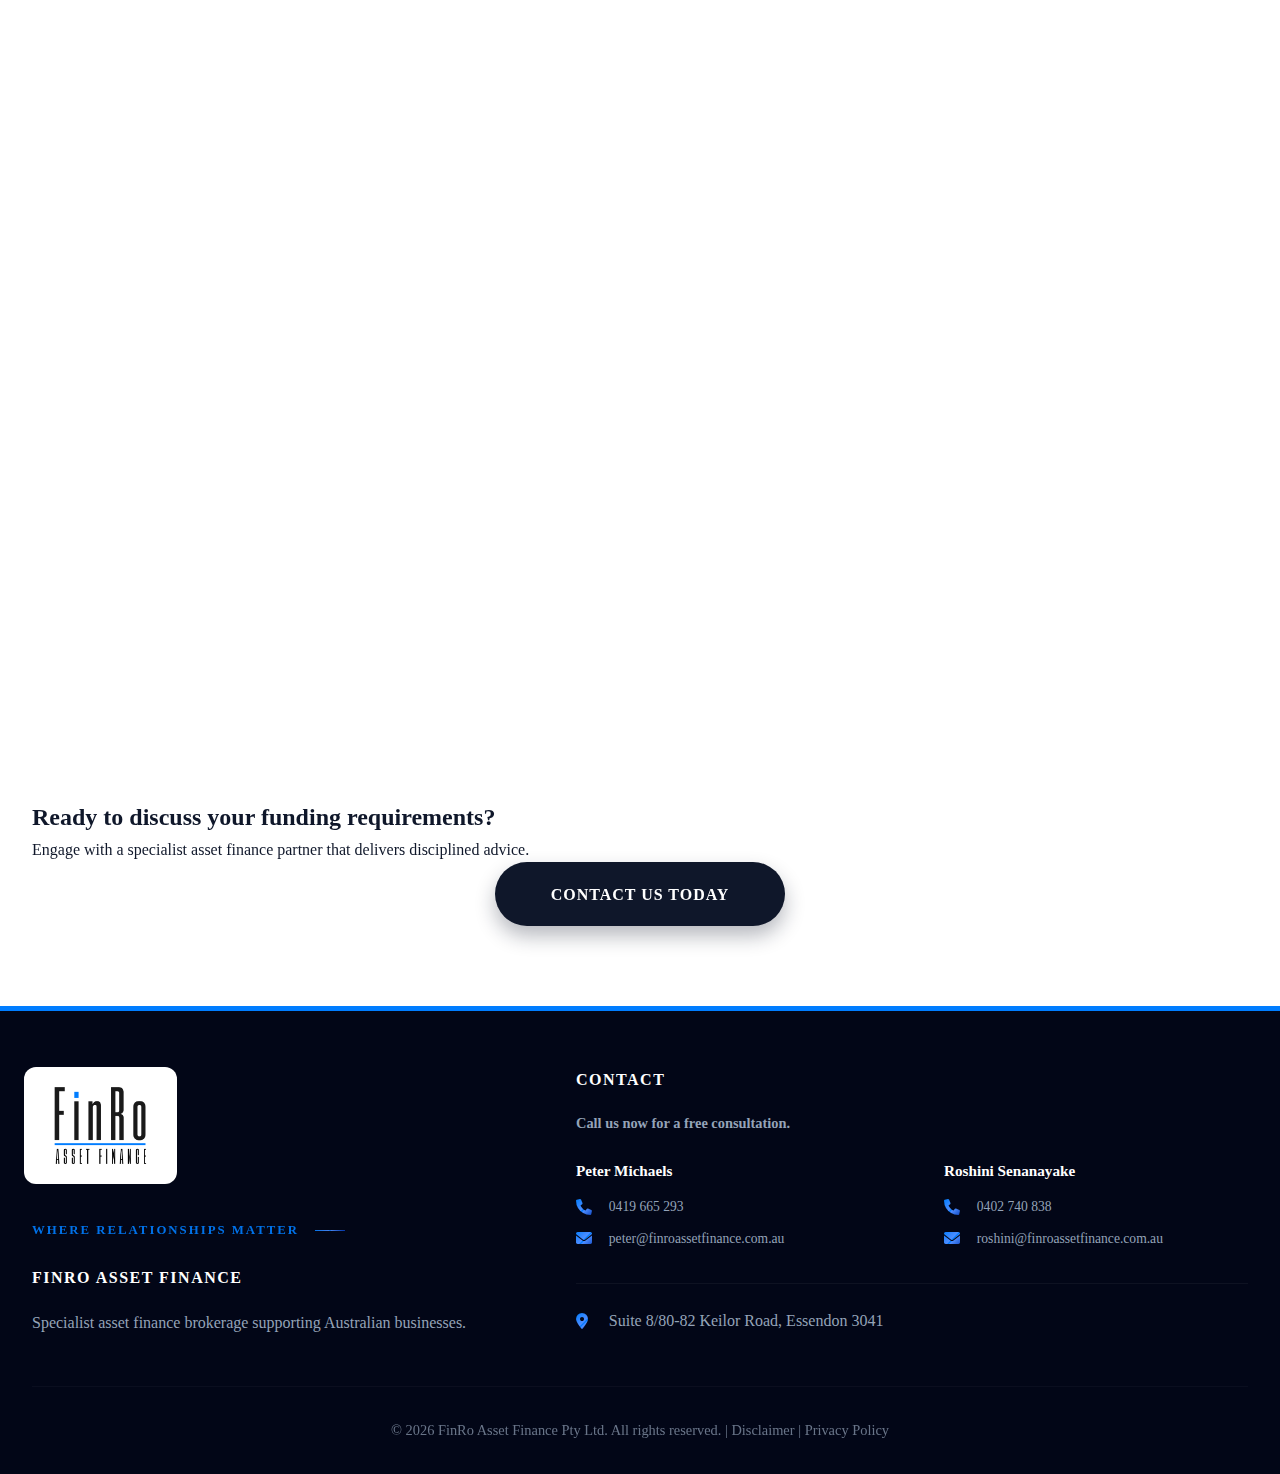
<file: services.html>
<!DOCTYPE html>
<html lang="en">

<head>
    <meta charset="UTF-8">
    <meta name="viewport" content="width=device-width, initial-scale=1.0">
    <title>Services - FinRo Asset Finance</title>
    <link rel="stylesheet" href="styles.css">
    <link rel="stylesheet" href="https://cdnjs.cloudflare.com/ajax/libs/font-awesome/6.0.0/css/all.min.css">
</head>

<body>
    <!-- Header -->
    <header class="header-premium">
        <div class="nav-container-flat">
            <div class="header-left">
                <a href="index.html" class="logo">
                    <img src="FinRo Asset Finance.png" alt="FinRo Asset Finance">
                </a>
                <span class="nav-divider"></span>
            </div>

            <nav id="main-nav">
                <ul class="nav-links">
                    <li><a href="index.html">Home</a></li>
                    <li><a href="about.html">About Us</a></li>
                    <li><a href="services.html" class="active">Services</a></li>
                    <li><a href="why-choose-us.html">Why Choose Us</a></li>
                    <li><a href="privacy-policy.html">Privacy Policy</a></li>
                    <li><a href="faq.html">FAQ</a></li>
                    <li><a href="contact.html">Contact</a></li>
                </ul>
            </nav>

            <div class="header-right">
                <button class="hamburger" id="hamburger" aria-label="Toggle menu">
                    <span></span>
                    <span></span>
                    <span></span>
                </button>
            </div>
        </div>
    </header>

    <!-- Mobile Nav Overlay -->
    <div class="mobile-nav-overlay" id="mobileNavOverlay">
        <button class="mobile-nav-close" id="mobileNavClose" aria-label="Close menu">
            <i class="fas fa-times"></i>
        </button>
        <ul class="mobile-nav-links">
            <li><a href="index.html">Home</a></li>
            <li><a href="about.html">About Us</a></li>
            <li><a href="services.html" class="active">Services</a></li>
            <li><a href="why-choose-us.html">Why Choose Us</a></li>
            <li><a href="privacy-policy.html">Privacy Policy</a></li>
            <li><a href="faq.html">FAQ</a></li>
            <li><a href="contact.html">Contact</a></li>
        </ul>

    </div>

    <!-- Page Header -->
    <section class="hero-premium hero-premium-sub">
        <div class="hero-premium-bg" style="background-image: url('images/image (12).jpg');"></div>
        <div class="hero-premium-container">
            <div class="hero-premium-content">
                <h1 class="hero-premium-title">
                    Asset Finance <span class="serif-blue">Solutions</span>
                </h1>
                <p class="hero-premium-description">Structuring funding solutions across a broad spectrum of asset
                    categories</p>
            </div>
        </div>
    </section>

    <!-- Asset Finance Solutions Section -->
    <section class="section">
        <div class="container">
            <div class="asset-solutions-stacked reveal-on-scroll">
                <div class="services-carousel-container">
                    <div class="services-slide active">
                        <img src="images/services/WhatsApp Image 2026-03-05 at 1.41.58 PM.jpeg"
                            alt="Commercial Bus Finance">
                    </div>
                    <div class="services-slide">
                        <img src="images/services/WhatsApp Image 2026-03-05 at 1.41.58 PM (1).jpeg"
                            alt="Construction Machinery">
                    </div>
                    <div class="services-slide">
                        <img src="images/services/WhatsApp Image 2026-03-05 at 1.41.58 PM (2).jpeg"
                            alt="Medical Equipment">
                    </div>
                    <div class="services-slide">
                        <img src="images/services/WhatsApp Image 2026-03-05 at 1.41.59 PM.jpeg"
                            alt="Heavy Truck Finance">
                    </div>
                    <div class="services-slide">
                        <img src="images/services/WhatsApp Image 2026-03-05 at 1.41.59 PM (1).jpeg"
                            alt="Logistics & Freight">
                    </div>
                    <div class="services-slide">
                        <img src="images/services/WhatsApp Image 2026-03-05 at 1.41.59 PM (2).jpeg"
                            alt="Fleet Management">
                    </div>
                    <div class="services-slide">
                        <img src="images/services/WhatsApp Image 2026-03-05 at 1.41.59 PM (3).jpeg"
                            alt="Earthmoving Equipment">
                    </div>
                    <div class="services-slide">
                        <img src="images/services/WhatsApp Image 2026-03-05 at 1.42.00 PM.jpeg"
                            alt="Healthcare Technology">
                    </div>
                    <div class="services-slide">
                        <img src="images/services/WhatsApp Image 2026-03-05 at 1.42.00 PM (1).jpeg"
                            alt="Public Transport Solutions">
                    </div>
                    <div class="services-slide">
                        <img src="images/services/WhatsApp Image 2026-03-05 at 1.42.00 PM (2).jpeg"
                            alt="Commercial Transport">
                    </div>
                    <div class="carousel-nav-overlay">
                        <div class="carousel-dots service-dots"></div>
                    </div>
                </div>
                <div class="asset-text">
                    <p class="section-subtitle">
                        Finro Asset Finance structures funding solutions across a broad spectrum of asset categories and
                        industries.
                    </p>
                    <div class="list-centering-wrapper">
                        <ul class="asset-list interactive-service-list">
                            <li class="interactive-service-item" data-service="motor-vehicles">
                                <span class="service-item-label">
                                    <span class="svc-icon"><i class="fas fa-truck-pickup"></i></span>
                                    New and used Motor vehicles including buses, trucks and trailers
                                </span>
                                <span class="svc-read-more">Read more <i class="fas fa-chevron-right"></i></span>
                                <div class="service-item-detail">
                                    <p>Passenger vehicles, commercial vehicles, buses, trucks and trailers - fleet
                                        solutions structured to support operational efficiency, cash flow management,
                                        and tax outcomes. We finance both new and used assets from a wide panel of
                                        lenders.</p>
                                </div>
                            </li>
                            <li class="interactive-service-item" data-service="commercial-construction">
                                <span class="service-item-label">
                                    <span class="svc-icon"><i class="fas fa-hard-hat"></i></span>
                                    Commercial and construction vehicles
                                </span>
                                <span class="svc-read-more">Read more <i class="fas fa-chevron-right"></i></span>
                                <div class="service-item-detail">
                                    <p>Specialist funding for excavators, loaders, cranes, and heavy construction
                                        vehicles supporting infrastructure, civil, and commercial building projects
                                        across Australia.</p>
                                </div>
                            </li>
                            <li class="interactive-service-item" data-service="machinery">
                                <span class="service-item-label">
                                    <span class="svc-icon"><i class="fas fa-industry"></i></span>
                                    Machinery and manufacturing equipment
                                </span>
                                <span class="svc-read-more">Read more <i class="fas fa-chevron-right"></i></span>
                                <div class="service-item-detail">
                                    <p>Funding for CNC machinery, lathes, milling machines, laser cutters, injection
                                        moulders, and production systems - supporting operational scalability and asset
                                        renewal for manufacturers.</p>
                                </div>
                            </li>
                            <li class="interactive-service-item" data-service="medical">
                                <span class="service-item-label">
                                    <span class="svc-icon"><i class="fas fa-microscope"></i></span>
                                    Health and Medical Equipment
                                </span>
                                <span class="svc-read-more">Read more <i class="fas fa-chevron-right"></i></span>
                                <div class="service-item-detail">
                                    <p>Structured finance solutions for clinical, laboratory, diagnostic, and research
                                        equipment. We help healthcare businesses and practices acquire the technology
                                        they need without impacting working capital.</p>
                                </div>
                            </li>
                            <li class="interactive-service-item" data-service="novated">
                                <span class="service-item-label">
                                    <span class="svc-icon"><i class="fas fa-file-signature"></i></span>
                                    Novated Lease
                                </span>
                                <span class="svc-read-more">Read more <i class="fas fa-chevron-right"></i></span>
                                <div class="service-item-detail">
                                    <p>Salary packaging solutions delivering tax efficiency and simplified vehicle
                                        management for employers and employees. A novated lease lets employees pay for a
                                        vehicle using pre-tax salary, reducing their taxable income.</p>
                                </div>
                            </li>
                            <li class="interactive-service-item" data-service="fitout">
                                <span class="service-item-label">
                                    <span class="svc-icon"><i class="fas fa-building"></i></span>
                                    Office and retail fit out
                                </span>
                                <span class="svc-read-more">Read more <i class="fas fa-chevron-right"></i></span>
                                <div class="service-item-detail">
                                    <p>Funding for commercial fitouts including lighting, partitions, flooring,
                                        furniture, branding, and technology - preserving working capital while upgrading
                                        or establishing business facilities.</p>
                                </div>
                            </li>
                            <li class="interactive-service-item" data-service="insurance">
                                <span class="service-item-label">
                                    <span class="svc-icon"><i class="fas fa-file-invoice-dollar"></i></span>
                                    Insurance Premium Funding
                                </span>
                                <span class="svc-read-more">Read more <i class="fas fa-chevron-right"></i></span>
                                <div class="service-item-detail">
                                    <p>Spread insurance premium payments over a structured period to preserve capital
                                        and manage cash flow efficiently. Avoid large lump-sum outflows and keep your
                                        business finances flexible throughout the year.</p>
                                </div>
                            </li>
                        </ul>
                    </div>
                </div>
            </div>
        </div>
    </section>

    <!-- Funding Process Section -->
    <section class="section background-white">
        <div class="container">
            <div class="section-actions">
                <h2 class="section-title">Our Funding Process</h2>
                <div class="process-section reveal-on-scroll">
                    <div class="process-step">
                        <div class="step-badge">1</div>
                        <div class="step-content">
                            <h3>Strategic Assessment</h3>
                            <p>We assess your asset requirements, operating profile, cash flow objectives, and funding
                                timelines.</p>
                        </div>
                    </div>
                    <div class="process-arrow"><i class="fas fa-chevron-down"></i></div>
                    <div class="process-step">
                        <div class="step-badge">2</div>
                        <div class="step-content">
                            <h3>Credit Structuring</h3>
                            <p>We identify the optimal lender and structure based on pricing, policy alignment, and
                                approval probability.</p>
                        </div>
                    </div>
                    <div class="process-arrow"><i class="fas fa-chevron-down"></i></div>
                    <div class="process-step">
                        <div class="step-badge">3</div>
                        <div class="step-content">
                            <h3>Credit Approval Management</h3>
                            <p>We actively manage lender engagement, respond to credit queries, and progress approvals
                                efficiently.</p>
                        </div>
                    </div>
                    <div class="process-arrow"><i class="fas fa-chevron-down"></i></div>
                    <div class="process-step">
                        <div class="step-badge">4</div>
                        <div class="step-content">
                            <h3>Documentation Coordination</h3>
                            <p>Documentation is prepared accurately and executed seamlessly.</p>
                        </div>
                    </div>
                    <div class="process-arrow"><i class="fas fa-chevron-down"></i></div>
                    <div class="process-step">
                        <div class="step-badge">5</div>
                        <div class="step-content">
                            <h3>Settlement Execution</h3>
                            <p>Funds are released and asset delivery proceeds without disruption.</p>
                        </div>
                    </div>
                    <div class="process-arrow"><i class="fas fa-chevron-down"></i></div>
                    <div class="process-step">
                        <div class="step-badge">6</div>
                        <div class="step-content">
                            <h3>Ongoing Advisory Support</h3>
                            <p>We remain available for portfolio reviews, future acquisitions, and refinancing
                                opportunities.</p>
                        </div>
                    </div>
                </div>
            </div>
        </div>
    </section>

    <!-- Call to Action -->
    <section class="section background-white">
        <div class="container">
            <div class="cta-dark">
                <h2>Ready to discuss your funding requirements?</h2>
                <p>Engage with a specialist asset finance partner that delivers disciplined advice.</p>
                <div class="center">
                    <a href="contact.html" class="btn btn-dark-navy">Contact Us Today</a>
                </div>
            </div>
        </div>
    </section>

    <!-- Footer -->
    <footer>
        <div class="container">
            <div class="footer-content">
                <div class="footer-col">
                    <a href="index.html" class="footer-logo-container">
                        <img src="FinRo Asset Finance.png" alt="FinRo Asset Finance" class="footer-logo">
                    </a>
                    <span class="footer-eyebrow">Where Relationships Matter</span>
                    <h4>FinRo Asset Finance</h4>
                    <p>Specialist asset finance brokerage supporting Australian businesses.</p>
                </div>
                <div class="footer-col">
                    <h4>Contact</h4>
                    <p style="font-size: 0.9rem; margin-bottom: 1rem; color: #94A3B8; font-weight: 700;">Call us now for
                        a free consultation.</p>
                    <div class="footer-contact-grid">
                        <div class="footer-contact-member">
                            <h5>Peter Michaels</h5>
                            <ul class="footer-links">
                                <li><i class="fas fa-phone"></i> 0419 665 293</li>
                                <li><i class="fas fa-envelope"></i> peter@finroassetfinance.com.au</li>
                            </ul>
                        </div>
                        <div class="footer-contact-member">
                            <h5>Roshini Senanayake</h5>
                            <ul class="footer-links">
                                <li><i class="fas fa-phone"></i> 0402 740 838</li>
                                <li><i class="fas fa-envelope"></i> roshini@finroassetfinance.com.au</li>
                            </ul>
                        </div>
                    </div>
                    <ul class="footer-links"
                        style="margin-top: 1.5rem; border-top: 1px solid rgba(255,255,255,0.05); padding-top: 1.5rem;">
                        <li><i class="fas fa-map-marker-alt"></i> Suite 8/80-82 Keilor Road, Essendon 3041</li>
                    </ul>
                </div>
            </div>
            <div class="copyright">
                <p>&copy; 2026 FinRo Asset Finance Pty Ltd. All rights reserved. | <a
                        href="disclaimer.html">Disclaimer</a> | <a href="privacy-policy.html">Privacy Policy</a></p>
            </div>
        </div>
    </footer>

    <!-- Floating WhatsApp Button -->
    <a href="https://wa.me/61419665293" class="whatsapp-float" target="_blank">
        <i class="fab fa-whatsapp"></i>
    </a>

    <script src="script.js"></script>
</body>

</html>
</file>
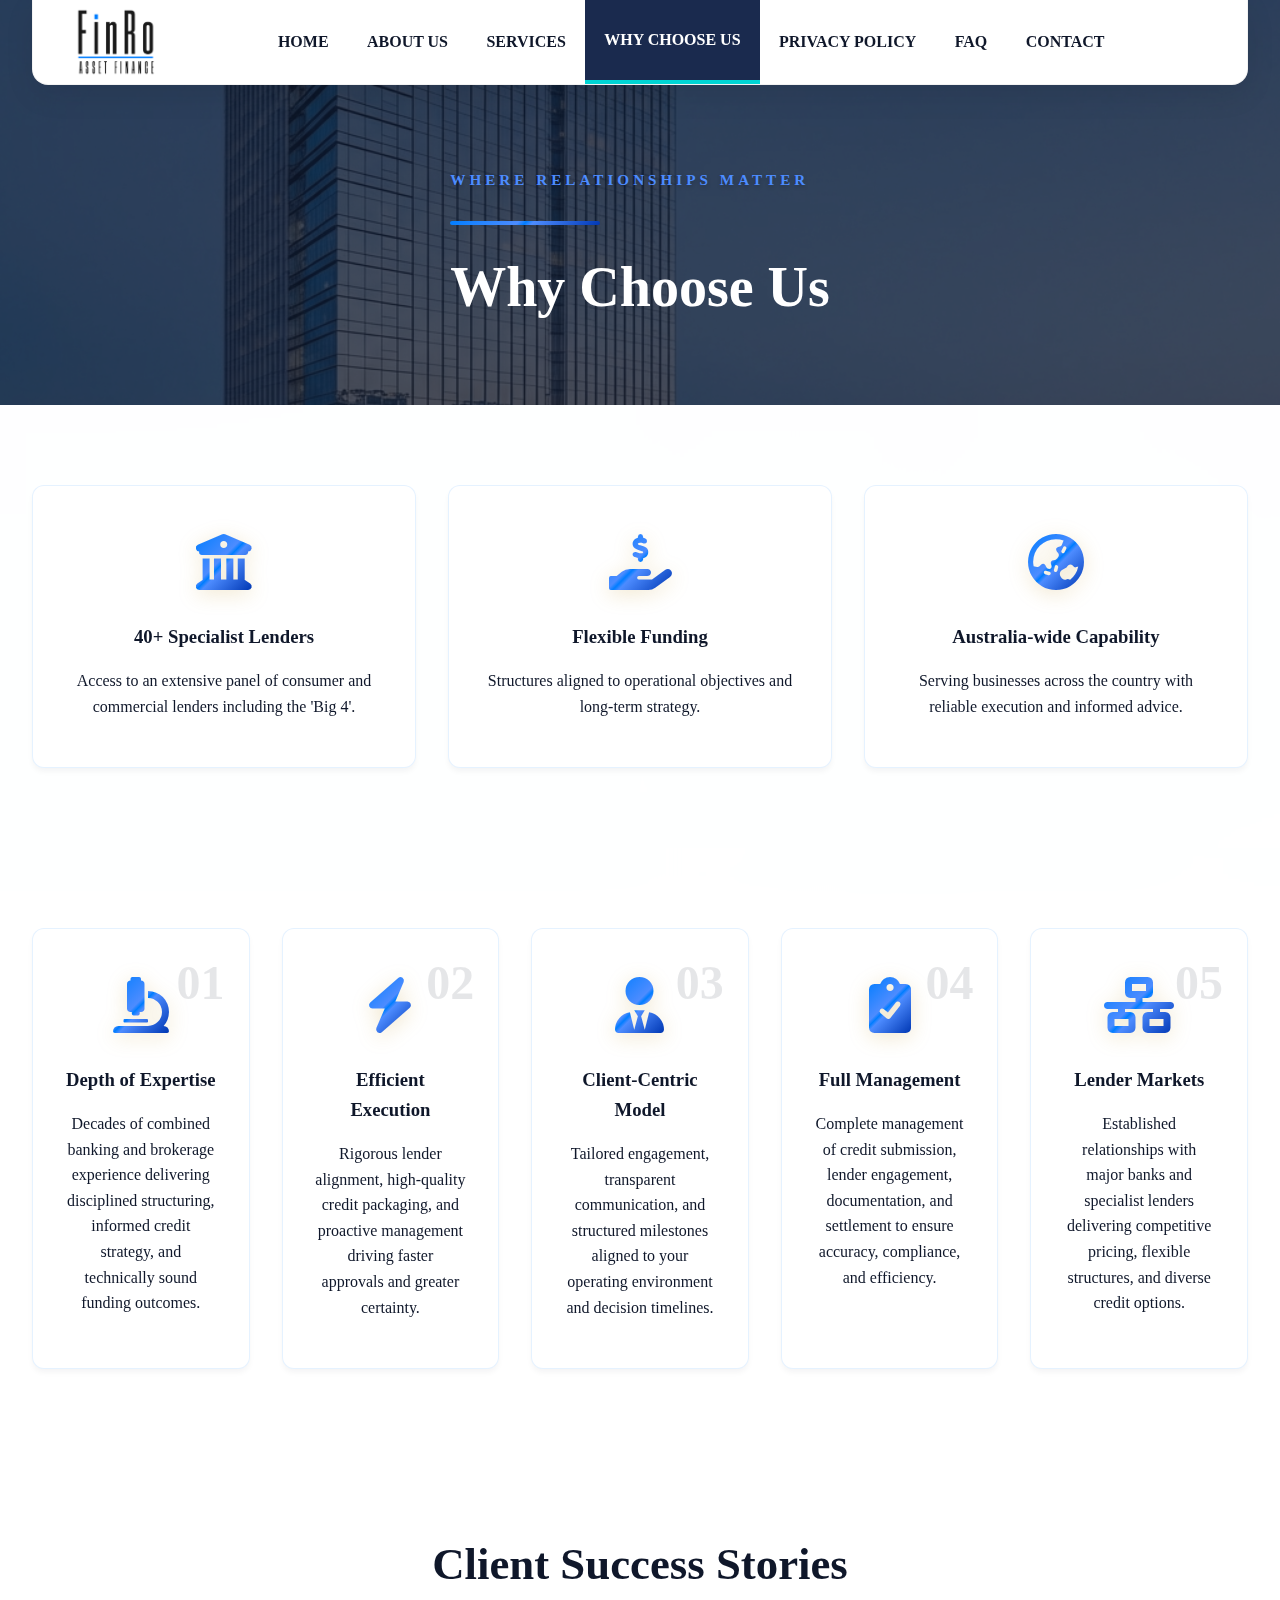
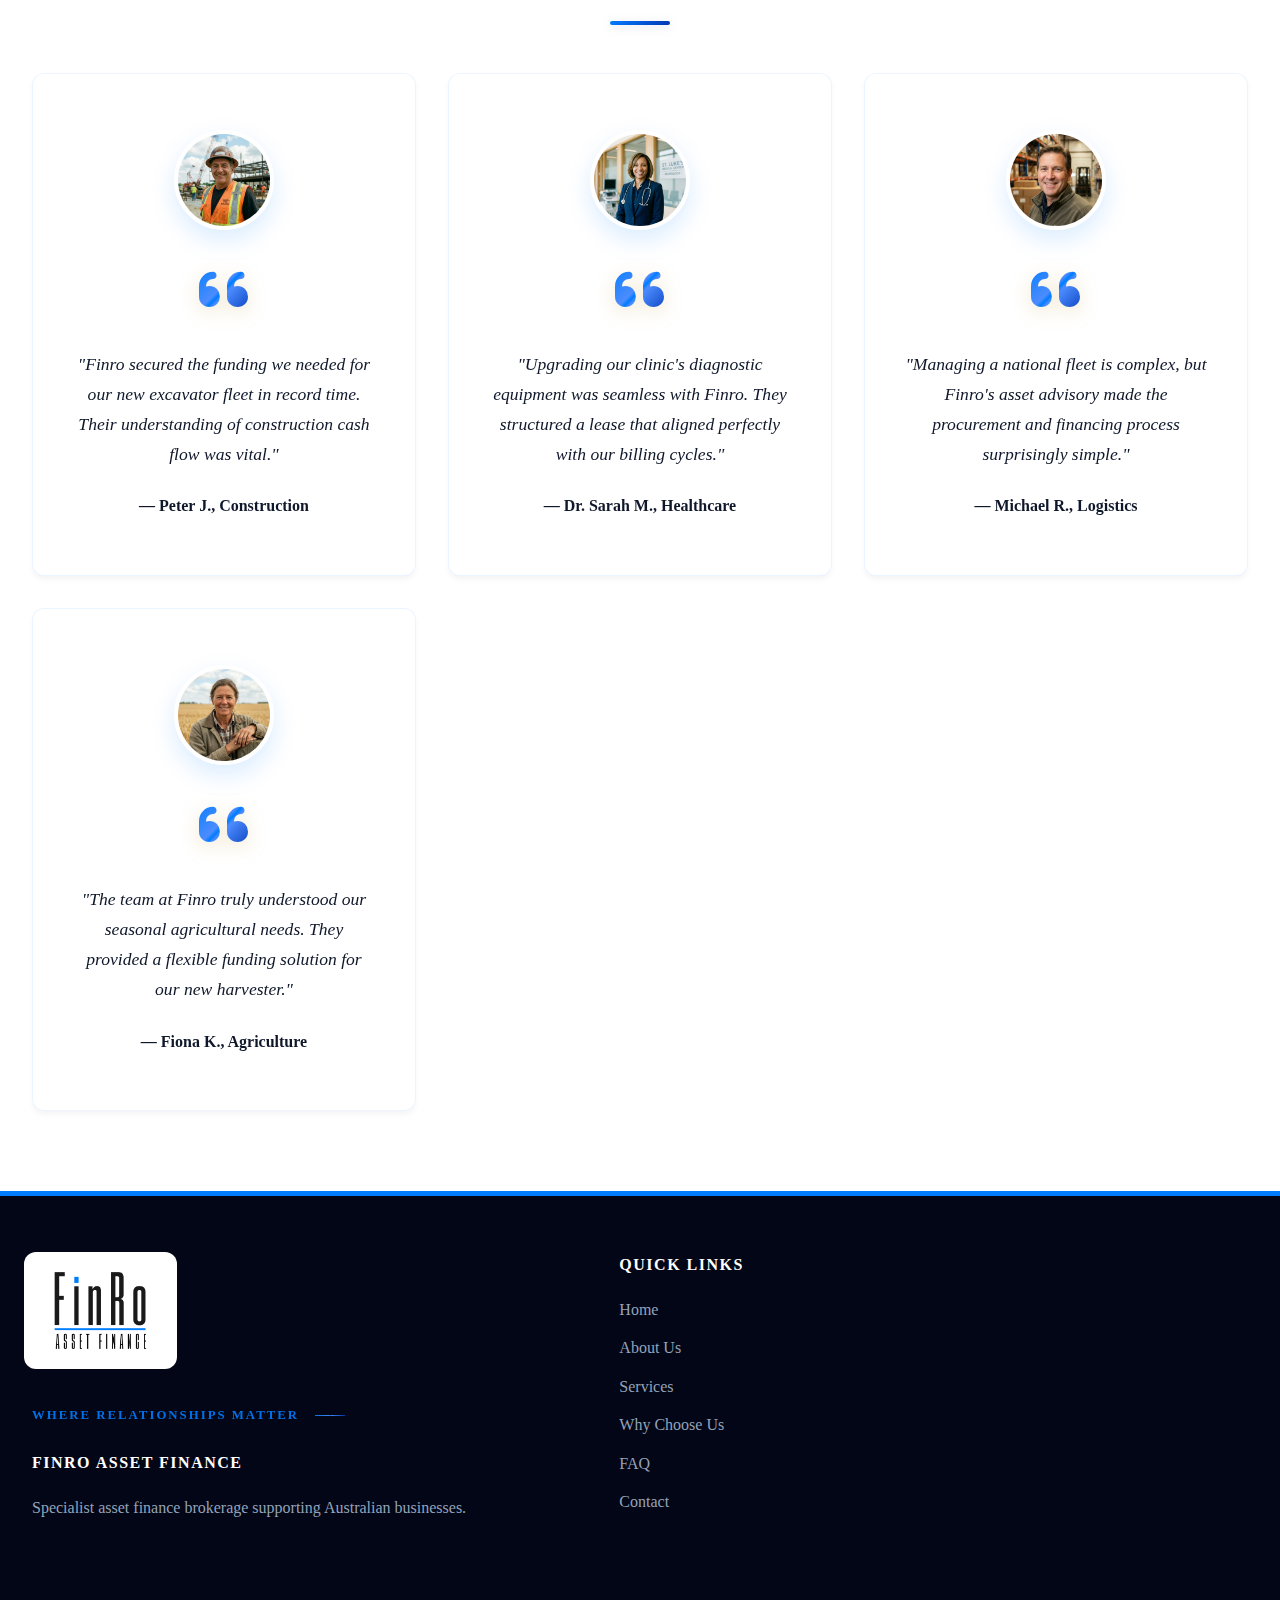
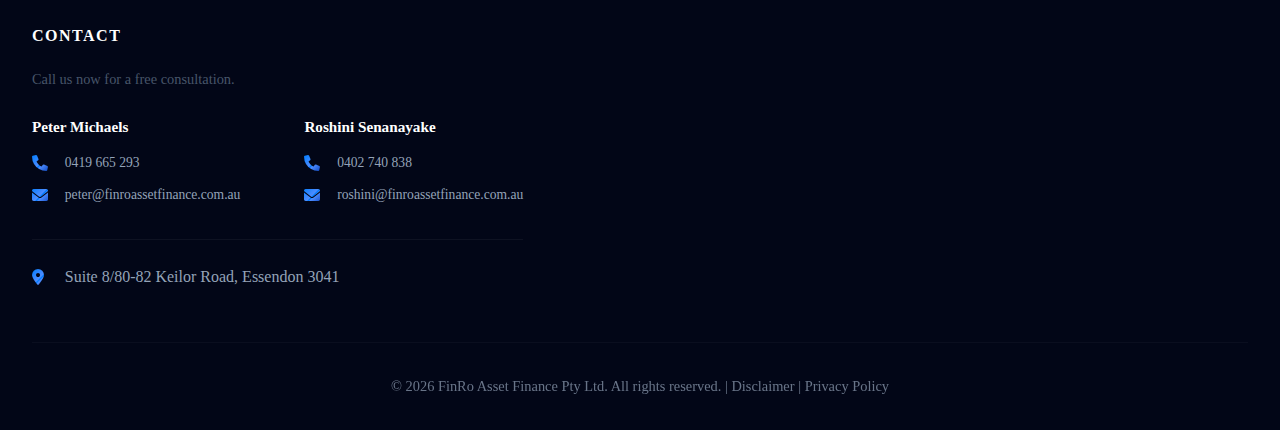
<file: why-choose-us.html>
<!DOCTYPE html>
<html lang="en">

<head>
    <meta charset="UTF-8">
    <meta name="viewport" content="width=device-width, initial-scale=1.0">
    <title>Why Choose Us - FinRo Asset Finance</title>
    <link rel="stylesheet" href="styles.css">
    <link rel="stylesheet" href="https://cdnjs.cloudflare.com/ajax/libs/font-awesome/6.0.0/css/all.min.css">
</head>

<body>
    <!-- Header -->
    <header class="header-premium">
        <div class="nav-container-flat">
            <div class="header-left">
                <a href="index.html" class="logo">
                    <img src="FinRo Asset Finance.png" alt="FinRo Asset Finance">
                </a>
            </div>

            <nav id="main-nav">
                <ul class="nav-links">
                    <li><a href="index.html">Home</a></li>
                    <li><a href="about.html">About Us</a></li>
                    <li><a href="services.html">Services</a></li>
                    <li><a href="why-choose-us.html" class="active">Why Choose Us</a></li>
                    <li><a href="privacy-policy.html">Privacy Policy</a></li>
                    <li><a href="faq.html">FAQ</a></li>
                    <li><a href="contact.html">Contact</a></li>
                </ul>
            </nav>

            <div class="header-right">
                <button class="hamburger" id="hamburger" aria-label="Toggle menu">
                    <span></span>
                    <span></span>
                    <span></span>
                </button>
            </div>
        </div>
    </header>

    <!-- Mobile Nav Overlay -->
    <div class="mobile-nav-overlay" id="mobileNavOverlay">
        <button class="mobile-nav-close" id="mobileNavClose" aria-label="Close menu">
            <i class="fas fa-times"></i>
        </button>
        <ul class="mobile-nav-links">
            <li><a href="index.html">Home</a></li>
            <li><a href="about.html">About Us</a></li>
            <li><a href="services.html">Services</a></li>
            <li><a href="why-choose-us.html" class="active">Why Choose Us</a></li>
            <li><a href="privacy-policy.html">Privacy Policy</a></li>
            <li><a href="faq.html">FAQ</a></li>
            <li><a href="contact.html">Contact</a></li>
        </ul>
        <a href="contact.html" class="btn btn-primary" style="margin-top:2rem;">GET A QUOTE</a>
    </div>

    <!-- Page Header -->
    <section class="hero-premium hero-premium-sub">
        <div class="hero-premium-bg" style="background-image: url('hero_why.webp');"></div>
        <div class="hero-premium-container">
            <div class="hero-premium-content">
                <span class="hero-eyebrow">Where Relationships Matter</span>
                <h1 class="hero-premium-title">
                    Why <span class="serif-blue">Choose</span> Us
                </h1>
            </div>
        </div>
    </section>

    <!-- Core Value Propositions -->
    <section class="section reveal-on-scroll">
        <div class="container">
            <div class="features-grid">
                <div class="feature-card">
                    <i class="fas fa-university feature-icon"></i>
                    <h3>40+ Specialist Lenders</h3>
                    <p>Access to an extensive panel of consumer and commercial lenders including the 'Big 4'.</p>
                </div>
                <div class="feature-card">
                    <i class="fas fa-hand-holding-usd feature-icon"></i>
                    <h3>Flexible Funding</h3>
                    <p>Structures aligned to operational objectives and long-term strategy.</p>
                </div>
                <div class="feature-card">
                    <i class="fas fa-globe-asia feature-icon"></i>
                    <h3>Australia-wide Capability</h3>
                    <p>Serving businesses across the country with reliable execution and informed advice.</p>
                </div>
            </div>
        </div>
    </section>

    <!-- Key Points Section -->
    <section class="section">
        <div class="container">
            <div class="features-grid grid-5-desktop">
                <!-- 1 -->
                <div class="feature-card">
                    <div class="card-number"
                        style="font-size: 3rem; font-weight: 800; opacity: 0.1; position: absolute; top: 1rem; right: 1.5rem;">
                        01</div>
                    <i class="fas fa-microscope feature-icon"></i>
                    <h3>Depth of Expertise</h3>
                    <p>Decades of combined banking and brokerage experience delivering disciplined structuring, informed
                        credit strategy, and technically sound funding outcomes.</p>
                </div>
                <!-- 2 -->
                <div class="feature-card">
                    <div class="card-number"
                        style="font-size: 3rem; font-weight: 800; opacity: 0.1; position: absolute; top: 1rem; right: 1.5rem;">
                        02</div>
                    <i class="fas fa-bolt feature-icon"></i>
                    <h3>Efficient Execution</h3>
                    <p>Rigorous lender alignment, high-quality credit packaging, and proactive management driving faster
                        approvals and greater certainty.</p>
                </div>
                <!-- 3 -->
                <div class="feature-card">
                    <div class="card-number"
                        style="font-size: 3rem; font-weight: 800; opacity: 0.1; position: absolute; top: 1rem; right: 1.5rem;">
                        03</div>
                    <i class="fas fa-user-tie feature-icon"></i>
                    <h3>Client-Centric Model</h3>
                    <p>Tailored engagement, transparent communication, and structured milestones aligned to your
                        operating environment and decision timelines.</p>
                </div>
                <!-- 4 -->
                <div class="feature-card">
                    <div class="card-number"
                        style="font-size: 3rem; font-weight: 800; opacity: 0.1; position: absolute; top: 1rem; right: 1.5rem;">
                        04</div>
                    <i class="fas fa-clipboard-check feature-icon"></i>
                    <h3>Full Management</h3>
                    <p>Complete management of credit submission, lender engagement, documentation, and settlement to
                        ensure accuracy, compliance, and efficiency.</p>
                </div>
                <!-- 5 -->
                <div class="feature-card">
                    <div class="card-number"
                        style="font-size: 3rem; font-weight: 800; opacity: 0.1; position: absolute; top: 1rem; right: 1.5rem;">
                        05</div>
                    <i class="fas fa-network-wired feature-icon"></i>
                    <h3>Lender Markets</h3>
                    <p>Established relationships with major banks and specialist lenders delivering competitive pricing,
                        flexible structures, and diverse credit options.</p>
                </div>
            </div>
        </div>
    </section>



    <!-- Success Stories Section -->
    <section class="section">
        <div class="container">
            <h2 class="section-title">Client Success Stories</h2>
            <div class="features-grid">
                <div class="feature-card testimonial-card">
                    <img src="images/clients/client-1.png" alt="Client 1" class="testimonial-photo">
                    <i class="fas fa-quote-left feature-icon"></i>
                    <p>"Finro secured the funding we needed for our new excavator fleet in record time. Their
                        understanding of construction cash flow was vital."</p>
                    <h4 style="margin-top: 1.5rem;">— Peter J., Construction</h4>
                </div>
                <div class="feature-card testimonial-card">
                    <img src="images/clients/client-2.png" alt="Client 2" class="testimonial-photo">
                    <i class="fas fa-quote-left feature-icon"></i>
                    <p>"Upgrading our clinic's diagnostic equipment was seamless with Finro. They structured a lease
                        that
                        aligned perfectly with our billing cycles."</p>
                    <h4 style="margin-top: 1.5rem;">— Dr. Sarah M., Healthcare</h4>
                </div>
                <div class="feature-card testimonial-card">
                    <img src="images/clients/client-3.png" alt="Client 3" class="testimonial-photo">
                    <i class="fas fa-quote-left feature-icon"></i>
                    <p>"Managing a national fleet is complex, but Finro's asset advisory made the procurement and
                        financing process surprisingly simple."</p>
                    <h4 style="margin-top: 1.5rem;">— Michael R., Logistics</h4>
                </div>
                <div class="feature-card testimonial-card">
                    <img src="images/clients/client-4.png" alt="Client 4" class="testimonial-photo">
                    <i class="fas fa-quote-left feature-icon"></i>
                    <p>"The team at Finro truly understood our seasonal agricultural needs. They provided a flexible
                        funding solution for our new harvester."</p>
                    <h4 style="margin-top: 1.5rem;">— Fiona K., Agriculture</h4>
                </div>
            </div>
        </div>
    </section>

    <!-- Footer -->
    <footer>
        <div class="container">
            <div class="footer-content">
                <div class="footer-col">
                    <a href="index.html" class="footer-logo-container">
                        <img src="FinRo Asset Finance.png" alt="FinRo Asset Finance" class="footer-logo">
                    </a>
                    <span class="footer-eyebrow">Where Relationships Matter</span>
                    <h4>FinRo Asset Finance</h4>
                    <p>Specialist asset finance brokerage supporting Australian businesses.</p>
                </div>
                <div class="footer-col">
                    <h4>Quick Links</h4>
                    <ul class="footer-links">
                        <li><a href="index.html">Home</a></li>
                        <li><a href="about.html">About Us</a></li>
                        <li><a href="services.html">Services</a></li>
                        <li><a href="why-choose-us.html">Why Choose Us</a></li>
                        <li><a href="faq.html">FAQ</a></li>
                        <li><a href="contact.html">Contact</a></li>
                    </ul>
                </div>
                <div class="footer-col">
                    <h4>Contact</h4>
                    <p style="font-size: 0.9rem; margin-bottom: 1rem; color: var(--text-muted);">Call us now for a free
                        consultation.</p>
                    <div class="footer-contact-grid">
                        <div class="footer-contact-member">
                            <h5>Peter Michaels</h5>
                            <ul class="footer-links">
                                <li><i class="fas fa-phone"></i> 0419 665 293</li>
                                <li><i class="fas fa-envelope"></i> peter@finroassetfinance.com.au</li>
                            </ul>
                        </div>
                        <div class="footer-contact-member">
                            <h5>Roshini Senanayake</h5>
                            <ul class="footer-links">
                                <li><i class="fas fa-phone"></i> 0402 740 838</li>
                                <li><i class="fas fa-envelope"></i> roshini@finroassetfinance.com.au</li>
                            </ul>
                        </div>
                    </div>
                    <ul class="footer-links"
                        style="margin-top: 1.5rem; border-top: 1px solid rgba(255,255,255,0.05); padding-top: 1.5rem;">
                        <li><i class="fas fa-map-marker-alt"></i> Suite 8/80-82 Keilor Road, Essendon 3041</li>
                    </ul>
                </div>
            </div>
            <div class="copyright">
                <p>&copy; 2026 FinRo Asset Finance Pty Ltd. All rights reserved. | <a
                        href="disclaimer.html">Disclaimer</a> | <a href="privacy-policy.html">Privacy Policy</a></p>
            </div>
        </div>
    </footer>

    <script src="script.js"></script>
</body>

</html>
</file>
<file: styles.css>
/* Font standardized to Times New Roman */

em,
i:not(.fas):not(.fab):not(.far) {
    font-style: normal;
}

:root {
    /* Main Theme Colors */
    --primary-color: #0F172A;
    /* Deep Navy */
    --secondary-color: #94A3B8;
    /* Sleek Silver/Slate */
    --accent-color: #007dff;
    /* New Blue Theme */
    --accent-light: #4D8CFF;
    /* Bright Blue */
    --accent-dark: #0037B3;
    /* Darker Blue */
    --background-white: #ffffff;
    --background-light: #F8FAFC;
    --text-dark: #0F172A;
    --text-muted: #475569;

    /* Reference Specific Colors */
    --accent-blue-text: #007dff;
    --header-bg: #f8faff;

    /* Gradients */
    --silver-gradient: linear-gradient(135deg, #94A3B8 0%, #64748B 100%);
    --accent-gradient: linear-gradient(135deg, #007dff 0%, #0037B3 100%);
    --blue-gradient: linear-gradient(135deg, #007dff 0%, #4D8CFF 45%, #007dff 50%, #4D8CFF 55%, #0037B3 100%);
    --dark-gradient: linear-gradient(135deg, #1E293B 0%, #0F172A 100%);
    --premium-blue-gradient: linear-gradient(135deg, #007dff 0%, #0037B3 100%);

    /* Layout */
    --nav-height: 90px;
    --container-width: 1400px;
    --border-radius: 12px;

    /* Fonts */
    --font-heading: "Times New Roman", Times, serif;
    --font-serif: "Times New Roman", Times, serif;
    --font-body: "Times New Roman", Times, serif;

    /* Shadows */
    --shadow-sm: 0 4px 6px -1px rgba(15, 23, 42, 0.05);
    --shadow-md: 0 10px 15px -3px rgba(15, 23, 42, 0.1);
    --shadow-lg: 0 20px 25px -5px rgba(15, 23, 42, 0.1);
    --shadow-accent: 0 10px 20px rgba(0, 125, 255, 0.2);
    --shadow-blue: 0 4px 15px rgba(0, 125, 255, 0.3);
}

/* Feature Cards - Consolidated */
.feature-card {
    background: white;
    padding: 3rem 2rem;
    border-radius: var(--border-radius);
    box-shadow: var(--shadow-sm);
    border: 1px solid rgba(0, 125, 255, 0.1);
    transition: 0.4s;
    text-align: center;
    position: relative;
    overflow: hidden;
}

.feature-card:hover {
    transform: translateY(-10px);
    box-shadow: 0 20px 40px rgba(15, 23, 42, 0.1);
    border-color: var(--accent-color);
}


.feature-icon {
    font-size: 3.5rem;
    margin-bottom: 2rem;
    display: inline-block;
    background: var(--blue-gradient);
    -webkit-background-clip: text;
    background-clip: text;
    -webkit-text-fill-color: transparent;
    filter: drop-shadow(0 4px 10px rgba(184, 134, 11, 0.2));
}

.feature-card h3 {
    margin-bottom: 1rem;
}

/* News / Offer Cards */
.offer-banner {
    background: #ffffff;
    color: var(--text-dark);
    border-radius: 60px 24px 24px 60px;
    position: relative;
    overflow: hidden;
    box-shadow: 0 30px 60px rgba(0, 0, 0, 0.05);
    border: 1px solid rgba(0, 0, 0, 0.05);
    display: flex;
    align-items: stretch;
    gap: 0;
    padding: 0;
    transition: all 0.5s cubic-bezier(0.4, 0, 0.2, 1);
    height: 100%;
}

.offer-content {
    flex: 1.2;
    padding: 4.5rem 6rem 4.5rem 4.5rem;
    text-align: left;
    z-index: 2;
    background: rgba(255, 255, 255, 0.85);
    backdrop-filter: blur(15px);
    -webkit-backdrop-filter: blur(15px);
    position: relative;
}

.offer-visual-frame {
    flex: 1;
    height: 100%;
    min-height: 400px;
    position: relative;
    margin-left: -80px;
    clip-path: ellipse(120% 100% at 120% 50%);
    overflow: hidden;
    z-index: 1;
}

.offer-visual {
    width: 100%;
    height: 100%;
    background-size: cover;
    background-position: center;
    position: absolute;
    top: 0;
    left: 0;
    transform: scale(1);
    transition: transform 0.8s ease;
    will-change: transform;
}

.offer-visual::after {
    content: '';
    position: absolute;
    top: 0;
    left: 0;
    width: 100%;
    height: 100%;
    background: linear-gradient(to right, rgba(255, 255, 255, 0.1), transparent);
}

.offer-tag {
    background: var(--accent-gradient);
    color: #fff;
    padding: 0.6rem 1.5rem;
    border-radius: 50px;
    font-weight: 800;
    margin-bottom: 2rem;
    display: inline-block;
    font-size: 0.85rem;
    text-transform: uppercase;
    letter-spacing: 2px;
    box-shadow: 0 4px 15px rgba(148, 163, 184, 0.4);
}

.offer-banner h2 {
    color: var(--text-dark);
    font-size: 2.8rem;
    font-weight: 800;
    margin-bottom: 1.5rem;
    line-height: 1.1;
    font-family: var(--font-heading);
}

.offer-banner p {
    color: var(--text-muted);
    font-size: 1.15rem;
    margin-bottom: 3rem;
    line-height: 1.6;
}

/* Carousel Core */
.offers-carousel-container {
    position: relative;
    margin-top: 2rem;
}

.offers-carousel {
    position: relative;
    height: 500px;
}

.offer-slide {
    position: absolute;
    top: 0;
    left: 0;
    width: 100%;
    height: 100%;
    opacity: 0;
    visibility: hidden;
    transition: all 0.8s cubic-bezier(0.4, 0, 0.2, 1);
    transform: scale(0.98);
}

.offer-slide.active {
    opacity: 1;
    visibility: visible;
    transform: scale(1);
    z-index: 5;
}

.offer-slide.active .offer-visual-frame .offer-visual {
    animation: zoomEffect 12s infinite alternate ease-in-out;
}

@keyframes zoomEffect {
    from {
        transform: scale(1);
    }

    to {
        transform: scale(1.1);
    }
}

.carousel-nav {
    display: flex;
    justify-content: center;
    gap: 1rem;
    margin-top: 2.5rem;
}

.carousel-dot {
    width: 12px;
    height: 12px;
    border-radius: 50%;
    background: #e2e8f0;
    border: none;
    cursor: pointer;
    transition: 0.3s;
    padding: 0;
}

.carousel-dot.active {
    background: var(--accent-color);
    width: 35px;
    border-radius: 10px;
}

@media (max-width: 992px) {
    .offers-carousel {
        height: auto;
    }

    .offer-slide {
        position: relative;
        display: none;
        height: auto;
    }

    .offer-slide.active {
        display: block;
    }

    .offer-banner {
        flex-direction: column;
        text-align: center;
    }

    .offer-content {
        padding: 3.5rem 2rem;
    }

    .offer-visual-frame {
        width: 100%;
        min-height: 300px;
        margin-left: 0;
        clip-path: inset(0 0 0 0 round 0 0 24px 24px);
        order: -1;
    }

    .offer-visual {
        position: relative;
        height: 300px;
    }

    .offer-banner h2 {
        font-size: 2.2rem;
    }
}

/* 7. Service Menu - Integrated */
.service-menu-container {
    background: rgba(255, 255, 255, 0.98);
    backdrop-filter: blur(10px);
    border-radius: 24px;
    padding: 3rem;
    max-width: 1300px;
    margin: 1.5rem auto;
    border: 1px solid rgba(148, 163, 184, 0.15);
    box-shadow: var(--shadow-lg);
}

.service-menu-row {
    display: flex;
    padding: 3rem 0;
    border-bottom: 1px solid #f1f5f9;
    align-items: flex-start;
}

.service-menu-row:last-child {
    border-bottom: none;
    padding-bottom: 0;
}

.service-menu-row:first-child {
    padding-top: 0;
}

.service-menu-category {
    width: 300px;
    font-weight: 800;
    color: var(--primary-color);
    font-size: 1.2rem;
    text-transform: uppercase;
    letter-spacing: 1px;
}

.service-menu-grid {
    flex: 1;
    display: grid;
    grid-template-columns: repeat(auto-fill, minmax(280px, 1fr));
    gap: 1.5rem;
}

.service-link-item {
    display: flex;
    align-items: center;
    padding: 1.5rem;
    border-radius: 16px;
    background: #fff;
    border: 1px solid #e2e8f0;
    transition: 0.3s;
}

.service-link-item:hover {
    transform: translateX(10px);
    border-color: var(--accent-color);
    box-shadow: 0 10px 20px rgba(148, 163, 184, 0.1);
}

.service-link-item .link-icon {
    font-size: 1.8rem;
    margin-right: 1.2rem;
    width: 45px;
    text-align: center;
    background: var(--blue-gradient);
    -webkit-background-clip: text;
    background-clip: text;
    -webkit-text-fill-color: transparent;
    filter: drop-shadow(0 2px 5px rgba(184, 134, 11, 0.2));
}

.service-link-item span {
    font-weight: 700;
    flex: 1;
}

.cta-content {
    text-align: center;
    max-width: 800px;
    margin: 0 auto;
}

.cta-content h2 {
    font-size: 2.5rem;
    margin-bottom: 1rem;
}

.cta-content p {
    font-size: 1.2rem;
    margin-bottom: 2.5rem;
    opacity: 0.9;
}

.service-link-item .arrow-icon {
    opacity: 0;
    transition: 0.3s;
}

.service-link-item:hover .arrow-icon {
    opacity: 1;
    transform: translateX(5px);
    color: var(--accent-color);
}

/* 8. Process Section */
.process-section {
    max-width: 900px;
    margin: 0 auto;
    position: relative;
}

.process-section::before {
    content: '';
    position: absolute;
    left: 45px;
    top: 50px;
    bottom: 50px;
    width: 2px;
    background: var(--accent-gradient);
    opacity: 0.3;
}

.process-step {
    display: flex;
    gap: 3rem;
    margin-bottom: 2.5rem;
    position: relative;
    padding: 2.2rem 2.5rem;
    background: #fff;
    border-radius: 20px;
    transition: 0.4s cubic-bezier(0.4, 0, 0.2, 1);
    border: 1px solid rgba(148, 163, 184, 0.1);
    box-shadow: 0 10px 30px rgba(15, 23, 42, 0.05);
}

.process-step:hover {
    transform: translateX(10px) translateY(-5px);
    box-shadow: 0 20px 40px rgba(0, 125, 255, 0.12);
    border-color: var(--accent-light);
}

.step-badge {
    width: 50px;
    height: 50px;
    background: var(--accent-gradient);
    color: var(--primary-color);
    display: flex;
    align-items: center;
    justify-content: center;
    border-radius: 12px;
    font-weight: 800;
    font-size: 1.2rem;
    z-index: 2;
    flex-shrink: 0;
    border: 2px solid rgba(255, 255, 255, 0.3);
    box-shadow: 0 5px 15px rgba(148, 163, 184, 0.2);
}

.step-content h3 {
    margin-bottom: 0.5rem;
}

/* 9. Footer */
footer {
    background: #020617;
    color: #94A3B8;
    padding: 3.5rem 0 2rem;
    border-top: 5px solid var(--accent-color);
}

.footer-content {
    display: grid;
    grid-template-columns: 1fr 1.5fr;
    gap: 6rem;
}

.footer-col:first-child {
    text-align: left;
}

.footer-logo-container {
    background: white;
    padding: 1rem 1.5rem;
    border-radius: 12px;
    display: flex;
    align-items: center;
    justify-content: center;
    width: fit-content;
    margin: 0 0 2rem -0.5rem;
    line-height: 0;
    transition: transform 0.3s ease;
}

.footer-logo {
    max-height: 85px;
    width: auto;
    object-fit: contain;
}

.footer-eyebrow {
    display: inline-flex;
    align-items: center;
    gap: 1rem;
    font-size: 0.8rem;
    font-weight: 700;
    text-transform: uppercase;
    letter-spacing: 2px;
    color: var(--accent-color);
    margin-bottom: 1.5rem;
    opacity: 0.9;
}

.footer-eyebrow::after {
    content: '';
    width: 30px;
    height: 1px;
    background: var(--blue-gradient);
    display: inline-block;
}

.footer-col h4 {
    color: white;
    margin-bottom: 1.2rem;
    text-transform: uppercase;
    letter-spacing: 1.5px;
}

.footer-links li {
    margin-bottom: 0.8rem;
    display: flex;
    gap: 0.8rem;
    align-items: center;
    white-space: nowrap;
}

.footer-links i {
    font-size: 1rem;
    background: var(--blue-gradient);
    -webkit-background-clip: text;
    background-clip: text;
    -webkit-text-fill-color: transparent;
    width: 20px;
}

.footer-contact-grid {
    display: grid;
    grid-template-columns: 1fr 1fr;
    gap: 4rem;
    margin-top: 1.5rem;
}

.footer-contact-member h5 {
    color: white;
    margin-bottom: 0.8rem;
    font-size: 0.95rem;
    font-weight: 700;
}

.footer-contact-member ul li {
    margin-bottom: 0.6rem;
    font-size: 0.85rem;
}

.copyright {
    text-align: center;
    margin-top: 4rem;
    padding-top: 2.5rem;
    border-top: 1px solid rgba(255, 255, 255, 0.05);
    font-size: 0.85rem;
    opacity: 0.7;
}

/* Founders Feature Section */
.founders-section {
    background: linear-gradient(160deg, #f8faff 0%, #eef4ff 50%, #f1f5f9 100%);
    padding: 8rem 0;
    overflow: hidden;
}

.founders-inner {
    max-width: 1300px;
    margin: 0 auto;
    padding: 0 2rem;
    display: flex;
    align-items: center;
    gap: 7rem;
}

.founders-image-wrap {
    flex: 0 0 420px;
    position: relative;
}

.founders-image-frame {
    border-radius: 30px;
    overflow: hidden;
    box-shadow: 0 30px 70px rgba(0, 71, 171, 0.18), 0 0 0 8px rgba(37, 99, 235, 0.08);
    position: relative;
    background: #e2e8f0;
}

.founders-image-frame::before {
    content: '';
    position: absolute;
    inset: 0;
    border-radius: 30px;
    background: linear-gradient(to bottom, transparent 60%, rgba(0, 30, 80, 0.25) 100%);
    z-index: 1;
    pointer-events: none;
}

.founders-img {
    width: 100%;
    height: auto;
    display: block;
    object-fit: cover;
    transition: transform 0.6s ease;
}

.founders-image-frame:hover .founders-img {
    transform: scale(1.03);
}

.founders-image-badge {
    position: absolute;
    bottom: -24px;
    right: -24px;
    background: linear-gradient(135deg, #2563EB 0%, #0047AB 100%);
    color: white;
    border-radius: 20px;
    padding: 1.4rem 1.8rem;
    text-align: center;
    box-shadow: 0 15px 35px rgba(37, 99, 235, 0.4);
    border: 3px solid white;
    z-index: 2;
    min-width: 130px;
}

.badge-number {
    display: block;
    font-family: var(--font-heading);
    font-size: 2.2rem;
    font-weight: 800;
    line-height: 1;
    letter-spacing: -1px;
}

.badge-label {
    display: block;
    font-size: 0.72rem;
    font-weight: 600;
    text-transform: uppercase;
    letter-spacing: 1px;
    opacity: 0.9;
    margin-top: 0.3rem;
}

.founders-content {
    flex: 1;
}

.founders-eyebrow {
    display: inline-block;
    font-size: 0.8rem;
    font-weight: 700;
    text-transform: uppercase;
    letter-spacing: 3px;
    color: var(--accent-color);
    background: rgba(37, 99, 235, 0.08);
    padding: 0.5rem 1.2rem;
    border-radius: 50px;
    margin-bottom: 1.5rem;
}

.founders-title {
    font-size: 3rem;
    font-weight: 800;
    color: var(--primary-color);
    line-height: 1.15;
    margin-bottom: 1.5rem;
    letter-spacing: -1px;
}

.founders-divider {
    width: 60px;
    height: 4px;
    background: var(--accent-gradient);
    border-radius: 2px;
    margin-bottom: 2rem;
    box-shadow: 0 2px 10px rgba(0, 125, 255, 0.4);
}

.founders-desc {
    font-size: 1.1rem;
    color: var(--text-muted);
    line-height: 1.8;
    margin-bottom: 3rem;
    max-width: 520px;
}


@media (max-width: 1100px) {
    .founders-inner {
        gap: 4rem;
    }

    .founders-image-wrap {
        flex: 0 0 340px;
    }

    .founders-title {
        font-size: 2.4rem;
    }
}

@media (max-width: 768px) {
    .founders-inner {
        flex-direction: column;
        gap: 5rem;
        text-align: center;
    }

    .founders-image-wrap {
        flex: none;
        width: 100%;
        max-width: 380px;
        margin: 0 auto;
    }

    .founders-image-badge {
        right: 0;
        bottom: -20px;
    }

    .founders-divider {
        margin: 0 auto 2rem;
    }

    .founders-desc {
        margin: 0 auto 3rem;
    }


}

/* 10. Reveal Animations */
.reveal-on-scroll {
    opacity: 0;
    transform: translateY(30px);
    transition: 0.8s cubic-bezier(0.4, 0, 0.2, 1);
}

.reveal-on-scroll.is-visible {
    opacity: 1;
    transform: translateY(0);
}


/* 11. Responsive */
@media (max-width: 992px) {
    .nav-links {
        display: none;
    }



    .hero-container {
        flex-direction: column;
        text-align: center;
    }

    .hero h1 {
        font-size: 3rem;
    }

    .hero-visual {
        order: -1;
    }

    .service-menu-row {
        flex-direction: column;
        gap: 1.5rem;
    }

    .team-row {
        flex-direction: column !important;
        gap: 2rem;
    }

    .lender-grid {
        grid-template-columns: repeat(auto-fill, minmax(130px, 1fr));
    }

    .partner-logo {
        height: 30px;
        width: 90px;
    }

    .logo-track {
        gap: 2.5rem;
    }

    .logo-marquee {
        padding: 2rem 0;
    }

    .footer-content {
        grid-template-columns: 1fr;
        gap: 3rem;
    }
}

@media (max-width: 600px) {
    .section {
        padding: 5rem 0;
    }

    .section-title {
        font-size: 2.2rem;
    }

    .hero h1 {
        font-size: 2.5rem;
    }

    .service-menu-grid {
        grid-template-columns: 1fr;
    }

    .partner-logo {
        height: 25px;
        width: 75px;
    }

    .logo-track {
        gap: 1.5rem;
    }

    .logo-marquee {
        padding: 1.5rem 0;
        margin: 1rem 0;
    }

    .logo-marquee::before,
    .logo-marquee::after {
        width: 50px;
    }
}

/* Logo Marquee */
.logo-marquee {
    overflow: hidden;
    padding: 3rem 0;
    position: relative;
    white-space: nowrap;
    background: white;
    border-radius: 20px;
    margin: 2rem 0;
    box-shadow: var(--shadow-sm);
}

.logo-marquee::before,
.logo-marquee::after {
    content: "";
    position: absolute;
    top: 0;
    width: 150px;
    height: 100%;
    z-index: 2;
}

.logo-marquee::before {
    left: 0;
    background: linear-gradient(to right, white, transparent);
}

.logo-marquee::after {
    right: 0;
    background: linear-gradient(to left, white, transparent);
}

.logo-track {
    display: flex;
    width: max-content;
    animation: scroll 40s linear infinite;
    gap: 4rem;
    align-items: center;
}

.logo-track:hover {
    animation-play-state: paused;
}

.partner-logo {
    height: 40px;
    width: 120px;
    object-fit: contain;
    flex-shrink: 0;
    transition: all 0.3s ease;
}

.partner-logo:hover {
    filter: grayscale(0%);
    opacity: 1;
    transform: scale(1.1);
}

@keyframes scroll {
    0% {
        transform: translateX(0);
    }

    100% {
        transform: translateX(calc(-50% - 2rem));
    }
}

.lender-grid {
    display: grid;
    grid-template-columns: repeat(auto-fill, minmax(150px, 1fr));
    gap: 1.5rem;
    margin-top: 2rem;
    align-items: center;
    justify-items: center;
}

.lender-item {
    background: white;
    border-radius: 12px;
    padding: 1rem;
    box-shadow: var(--shadow-sm);
    display: flex;
    align-items: center;
    justify-content: center;
    height: 100px;
    width: 100%;
    transition: all 0.3s ease;
    border: 1px solid rgba(0, 125, 255, 0.4);
}

.lender-item:hover {
    transform: translateY(-5px);
    box-shadow: var(--shadow-md);
}

.lender-item img {
    width: 120px;
    height: 40px;
    object-fit: contain;
    transition: all 0.3s ease;
}

.lender-item:hover img {
    filter: grayscale(0%);
    opacity: 1;
}

/* Team Row Layout */
.team-row {
    display: flex;
    align-items: center;
    gap: 3rem;
    margin-bottom: 6rem;
    padding: 2rem;
    background: white;
    border-radius: 20px;
    box-shadow: 0 10px 40px rgba(0, 0, 0, 0.05);
    transition: transform 0.3s ease;
    border: 1px solid rgba(0, 0, 0, 0.02);
}

.team-row:hover {
    transform: translateY(-5px);
    box-shadow: 0 15px 50px rgba(0, 0, 0, 0.08);
}

.team-row.reverse {
    flex-direction: row-reverse;
}

.member-content {
    flex: 1;
}

.member-content h3 {
    color: black;
    font-size: 2.4rem;
    font-weight: 700;
    margin-bottom: 0.8rem;
    letter-spacing: -0.5px;
}

.member-content h4 {
    color: black;
    font-size: 1.1rem;
    font-weight: 700;
    margin-bottom: 2rem;
    text-transform: uppercase;
    letter-spacing: 1.5px;
}

.member-content p {
    color: var(--text-muted);
    margin-bottom: 1.2rem;
}

.member-visual {
    flex: 1;
    display: flex;
    justify-content: center;
}

.member-photo {
    width: 100%;
    height: 550px;
    object-fit: cover;
    border-radius: 24px;
    box-shadow: 0 20px 40px rgba(0, 71, 171, 0.15);
    border: 1px solid rgba(0, 71, 171, 0.1);
    transition: transform 0.4s ease;
}

.member-photo:hover {
    transform: scale(1.02) translateY(-10px);
}

.member-contact {
    margin-top: 1.5rem;
    padding-top: 1.5rem;
    border-top: 1px solid #f1f5f9;
}

.member-contact p {
    display: flex;
    align-items: center;
    gap: 1rem;
    margin-bottom: 0.8rem;
    font-size: 1rem;
    font-weight: 400;
    color: #475569;
}

.member-contact i {
    color: #0f172a;
    width: 20px;
    font-size: 1.1rem;
}

/* Partners Section */
.partners-grid {
    display: flex;
    justify-content: center;
    flex-wrap: wrap;
    gap: 2rem;
    margin: 3rem 0;
}

.partner-card {
    background: white;
    border: 1px solid rgba(0, 125, 255, 0.5);
    border-radius: 12px;
    padding: 1.5rem 2rem;
    box-shadow: var(--shadow-sm);
    display: flex;
    justify-content: center;
    align-items: center;
    min-width: 180px;
    height: 100px;
    transition: all 0.3s ease;
    font-family: var(--font-heading);
    font-weight: 700;
    color: var(--primary-color);
    font-size: 1.1rem;
    text-transform: uppercase;
    letter-spacing: 0.5px;
}

.partner-card:hover {
    transform: translateY(-5px);
    box-shadow: var(--shadow-md);
    border-color: var(--accent-color);
}

.partner-card img {
    max-width: 100%;
    max-height: 100%;
    object-fit: contain;
    transition: all 0.3s ease;
}

.partner-card:hover img {
    transform: scale(1.05);
}

.partner-cafba img {
    max-height: 120%;
    transform: scale(1.15);
}

.partner-cafba:hover img {
    transform: scale(1.25);
}

/* Success Stories / Testimonials */
.testimonial-card {
    text-align: center;
    padding: 3rem 2rem;
    position: relative;
    display: flex;
    flex-direction: column;
    align-items: center;
}

.testimonial-photo {
    width: 90px;
    height: 90px;
    border-radius: 50%;
    object-fit: cover;
    margin-bottom: 1.5rem;
    box-shadow: var(--shadow-md);
    border: 3px solid white;
}

@media (max-width: 768px) {
    .partner-card {
        padding: 1rem 2rem;
        min-width: 150px;
        font-size: 0.9rem;
    }

    .partners-grid {
        gap: 1rem;
    }
}

/* 13. FAQ Accordion */
.accordion {
    max-width: 900px;
    margin: 2rem auto;
}

.accordion-item {
    background: white;
    border-radius: var(--border-radius);
    margin-bottom: 1.5rem;
    box-shadow: var(--shadow-sm);
    overflow: hidden;
    border: 1px solid rgba(0, 125, 255, 0.4);
    transition: all 0.3s ease;
}

.accordion-item:hover {
    box-shadow: var(--shadow-md);
    border-color: var(--accent-color);
}

.accordion-header {
    padding: 1.5rem 2rem;
    display: flex;
    justify-content: space-between;
    align-items: center;
    cursor: pointer;
    background: white;
}

.accordion-header h3 {
    font-size: 1.15rem;
    font-weight: 700;
    color: var(--primary-color);
    margin: 0;
}

.accordion-header i {
    color: var(--accent-color);
    transition: transform 0.3s ease;
    font-size: 0.9rem;
}

.accordion-item.active .accordion-header i {
    transform: rotate(180deg);
}

.accordion-item.active {
    border-color: var(--accent-color);
    box-shadow: var(--shadow-accent);
}

.accordion-content {
    max-height: 0;
    overflow: hidden;
    transition: max-height 0.3s cubic-bezier(0.4, 0, 0.2, 1);
    background: #fafafa;
}

.accordion-content p {
    padding: 0 4rem 1.5rem;
    color: var(--text-muted);
    line-height: 1.8;
}

.accordion-content ul {
    list-style: none;
    padding: 0 4rem 1.5rem 5.5rem;
}

.accordion-content ul li {
    margin-bottom: 0.8rem;
    position: relative;
}

.accordion-content ul li::before {
    content: "•";
    color: var(--accent-color);
    font-weight: bold;
    font-size: 1.4rem;
    position: absolute;
    left: -1.5rem;
    top: -4px;
}

.accordion-content ul li strong {
    color: var(--primary-color);
}

/* 14. Form Elements */
.form-group input,
.form-group select,
.form-group textarea {
    width: 100%;
    padding: 1rem;
    border: 1px solid rgba(0, 125, 255, 0.6);
    border-radius: 8px;
    font-family: inherit;
    font-size: 0.95rem;
    color: var(--text-dark);
    background: #fff;
    transition: 0.3s;
}

.form-group input:focus,
.form-group select:focus,
.form-group textarea:focus {
    outline: none;
    border-color: var(--accent-dark);
    box-shadow: 0 0 0 3px rgba(0, 125, 255, 0.2);
}

.form-group textarea {
    height: 120px;
    resize: vertical;
}

/* Asset Solutions Section */
.asset-solutions-stacked {
    display: flex;
    flex-direction: column;
    align-items: center;
    gap: 4rem;
    text-align: center;
    max-width: 1000px;
    margin: 0 auto;
}

.asset-solutions-grid {
    display: grid;
    grid-template-columns: 1fr 1fr;
    gap: 5rem;
    align-items: center;
    margin-bottom: 4rem;
}

.asset-text {
    width: 100%;
}

.list-centering-wrapper {
    display: flex;
    justify-content: center;
    width: 100%;
}

.asset-list {
    list-style: none;
    padding: 0;
    margin-top: 1rem;
    display: inline-block;
    text-align: left;
}

.asset-list li {
    font-size: 1.15rem;
    margin-bottom: 1.2rem;
    display: flex;
    align-items: center;
    gap: 1rem;
    color: var(--text-color);
}



.services-carousel-container {
    position: relative;
    width: 100%;
    height: 550px;
    border-radius: 24px;
    overflow: hidden;
    box-shadow: 0 30px 60px rgba(0, 0, 0, 0.15);
    background: var(--background-light);
    max-width: 1000px;
    margin: 0 auto;
}

.services-slide {
    position: absolute;
    inset: 0;
    opacity: 0;
    transition: opacity 1.5s ease-in-out;
}

.services-slide.active {
    opacity: 1;
    z-index: 10;
}

.services-slide img {
    width: 100%;
    height: 100%;
    object-fit: cover;
}

.carousel-nav-overlay {
    position: absolute;
    bottom: 2rem;
    left: 0;
    width: 100%;
    display: flex;
    justify-content: center;
    z-index: 20;
}

.carousel-dots {
    display: flex;
    gap: 0.8rem;
    background: rgba(255, 255, 255, 0.2);
    backdrop-filter: blur(10px);
    padding: 0.8rem 1.2rem;
    border-radius: 30px;
}

.carousel-dot {
    width: 10px;
    height: 10px;
    border-radius: 50%;
    background: rgba(255, 255, 255, 0.5);
    cursor: pointer;
    transition: 0.3s;
}

.carousel-dot.active {
    background: white;
    transform: scale(1.3);
}

@media (max-width: 768px) {
    .services-carousel-container {
        height: 350px;
    }
}

@media (max-width: 900px) {
    .asset-solutions-grid {
        grid-template-columns: 1fr;
        gap: 3rem;
    }
}

/* Privacy Policy Content */
.policy-content {
    background: white;
    padding: 4rem;
    max-width: 900px;
    margin: 0 auto;
    border-radius: 20px;
    box-shadow: var(--shadow-md);
    border: 1px solid rgba(0, 0, 0, 0.05);
}

.policy-content h3 {
    margin-top: 2.5rem;
    margin-bottom: 1rem;
    color: var(--primary-color);
    font-size: 1.4rem;
    border-bottom: 2px solid #f1f5f9;
    padding-bottom: 0.5rem;
    display: inline-block;
}

.policy-content p {
    margin-bottom: 1.2rem;
    color: var(--text-muted);
    font-size: 1.05rem;
    line-height: 1.8;
}

.policy-content ul {
    margin-bottom: 1.5rem;
    padding-left: 1rem;
}

.policy-content li {
    margin-bottom: 0.8rem;
    position: relative;
    padding-left: 1.5rem;
    color: var(--text-muted);
}

.policy-content li::before {
    content: "•";
    color: var(--accent-color);
    font-weight: bold;
    font-size: 1.2rem;
    position: absolute;
    left: 0;
    top: -2px;
}

.policy-content a {
    color: var(--accent-color);
    font-weight: 600;
    text-decoration: underline;
    text-decoration-color: rgba(37, 99, 235, 0.3);
}

.policy-content a:hover {
    color: var(--accent-dark);
    text-decoration-color: var(--accent-dark);
}

.contact-details {
    margin-top: 1rem;
    font-weight: 700;
    color: var(--text-dark);
}

/* About Intro Card */
.about-intro-card {
    background: white;
    padding: 4rem;
    border-radius: 20px;
    box-shadow: 0 25px 50px rgba(0, 0, 0, 0.1);
    border-top: 5px solid var(--accent-color);
    position: relative;
    overflow: hidden;
}

.about-intro-card::before {
    content: '"';
    position: absolute;
    top: -20px;
    left: 20px;
    font-size: 10rem;
    color: rgba(37, 99, 235, 0.05);
    font-family: serif;
    font-weight: 900;
    line-height: 1;
}

.about-intro-card p {
    font-size: 1.15rem;
    line-height: 1.9;
    color: var(--text-muted);
    margin-bottom: 2rem;
    position: relative;
    z-index: 1;
}

.about-intro-card p:last-child {
    background: linear-gradient(135deg, #eff6ff 0%, #dbeafe 100%);
    padding: 2rem;
    border-radius: 12px;
    border-left: 4px solid var(--accent-color);
    color: var(--primary-color);
    font-weight: 700;
    margin-bottom: 0;
    font-size: 1.2rem;
    box-shadow: inset 0 2px 5px rgba(0, 0, 0, 0.02);
}

/* Hero Background Video */
.hero-bg-video {
    position: absolute;
    top: 0;
    left: 0;
    width: 100%;
    height: 100%;
    object-fit: cover;
    z-index: 0;
}

.hero-overlay {
    position: absolute;
    top: 0;
    left: 0;
    width: 100%;
    height: 100%;
    background: linear-gradient(135deg, rgba(255, 255, 255, 0.4) 0%, rgba(240, 244, 248, 0.3) 100%);
    z-index: 1;
}

.hero-container {
    position: relative;
    z-index: 2;
}

@media (max-width: 768px) {
    .policy-content {
        padding: 2rem;
    }
}

/* Team Photo Banner */
.team-photo-banner {
    width: 100%;
    overflow: hidden;
}

.team-photo-inner {
    position: relative;
    width: 100%;
    height: 600px;
    overflow: hidden;
}

.team-banner-img {
    width: 100%;
    height: 100%;
    object-fit: cover;
    object-position: center top;
    display: block;
    transition: transform 1.2s cubic-bezier(0.4, 0, 0.2, 1);
}

.team-photo-inner:hover .team-banner-img {
    transform: scale(1.04);
}

.team-banner-overlay {
    position: absolute;
    inset: 0;
    background: linear-gradient(to right,
            rgba(0, 20, 60, 0.88) 0%,
            rgba(0, 40, 100, 0.72) 40%,
            rgba(0, 71, 171, 0.25) 70%,
            transparent 100%);
    display: flex;
    align-items: center;
}

.team-banner-content {
    padding: 0 5rem;
    max-width: 600px;
    color: white;
}

.team-banner-eyebrow {
    display: inline-block;
    font-size: 0.8rem;
    font-weight: 700;
    text-transform: uppercase;
    letter-spacing: 3px;
    color: #FBBF24;
    margin-bottom: 1.2rem;
    opacity: 0.9;
}

.team-banner-title {
    font-size: 3.2rem;
    font-weight: 800;
    color: white;
    line-height: 1.15;
    margin-bottom: 1.5rem;
    letter-spacing: -1px;
}

.team-banner-line {
    width: 60px;
    height: 4px;
    background: linear-gradient(90deg, #FBBF24, #F59E0B);
    border-radius: 2px;
    margin-bottom: 1.5rem;
}

.team-banner-sub {
    font-size: 1.05rem;
    color: rgba(255, 255, 255, 0.82);
    line-height: 1.8;
    font-weight: 400;
    max-width: 460px;
}

@media (max-width: 768px) {
    .team-photo-inner {
        height: 420px;
    }

    .team-banner-content {
        padding: 0 2rem;
    }

    .team-banner-title {
        font-size: 2.2rem;
    }

    .team-banner-overlay {
        background: linear-gradient(to bottom,
                rgba(0, 20, 60, 0.75) 0%,
                rgba(0, 40, 100, 0.65) 60%,
                transparent 100%);
        align-items: flex-start;
        padding-top: 2rem;
    }
}

/* =============================================
   MOBILE NAVIGATION - Hamburger & Overlay
   ============================================= */

/* Hide hamburger on desktop */
.hamburger {
    display: none;
    flex-direction: column;
    justify-content: center;
    align-items: center;
    gap: 5px;
    width: 48px;
    height: 48px;
    background: none;
    border: none;
    cursor: pointer;
    padding: 4px;
    border-radius: 8px;
    transition: background 0.2s;
    touch-action: manipulation;
    -webkit-tap-highlight-color: transparent;
    user-select: none;
    -webkit-user-select: none;
}

.hamburger:hover {
    background: rgba(37, 99, 235, 0.08);
}

.hamburger span {
    display: block;
    width: 24px;
    height: 2.5px;
    background: var(--primary-color);
    border-radius: 3px;
    transition: all 0.3s ease;
}


.hamburger.open span:nth-child(1) {
    transform: translateY(7.5px) rotate(45deg);
}

.hamburger.open span:nth-child(2) {
    opacity: 0;
    transform: scaleX(0);
}

.hamburger.open span:nth-child(3) {
    transform: translateY(-7.5px) rotate(-45deg);
}

/* Mobile Nav Overlay */
.mobile-nav-overlay {
    position: fixed;
    inset: 0;
    background: white;
    z-index: 2000;
    display: flex;
    flex-direction: column;
    align-items: center;
    justify-content: center;
    gap: 0;
    transform: translateX(100%);
    transition: transform 0.4s cubic-bezier(0.4, 0, 0.2, 1);
    padding: 3rem 2rem;
}

.mobile-nav-overlay.open {
    transform: translateX(0);
}

.mobile-nav-close {
    position: absolute;
    top: 2rem;
    right: 2rem;
    background: none;
    border: none;
    font-size: 1.5rem;
    color: var(--primary-color);
    cursor: pointer;
    width: 48px;
    height: 48px;
    display: flex;
    align-items: center;
    justify-content: center;
    border-radius: 50%;
    transition: background 0.2s;
    touch-action: manipulation;
    -webkit-tap-highlight-color: transparent;
}

.mobile-nav-close:hover,
.mobile-nav-close:active {
    background: rgba(37, 99, 235, 0.08);
}

.mobile-nav-links {
    list-style: none;
    text-align: center;
    width: 100%;
    margin-bottom: 1rem;
}

.mobile-nav-links li {
    border-bottom: 1px solid #f1f5f9;
}

.mobile-nav-links li:first-child {
    border-top: 1px solid #f1f5f9;
}

.mobile-nav-links a {
    display: block;
    padding: 1.2rem 1rem;
    font-family: var(--font-heading);
    font-size: 1.2rem;
    font-weight: 700;
    text-transform: uppercase;
    letter-spacing: 1px;
    color: var(--text-dark);
    transition: color 0.2s, background 0.15s;
    border-radius: 10px;
    touch-action: manipulation;
    -webkit-tap-highlight-color: transparent;
}

.mobile-nav-links a:hover {
    color: var(--accent-color);
    background: rgba(0, 125, 255, 0.07);
}

.mobile-nav-links a:active {
    background: #1a2a4e;
    color: #ffffff;
    border-radius: 10px;
}

.mobile-nav-links a.active {
    color: var(--accent-color);
    background: rgba(0, 125, 255, 0.1);
}

/* =============================================
   ABOUT PAGE - MOBILE RESPONSIVE FIXES
   ============================================= */

@media (max-width: 992px) {

    /* Show hamburger, hide desktop quote btn */
    .hamburger {
        display: flex;
    }

    .desktop-only {
        display: none !important;
    }

    /* About Intro Card */
    .about-intro-card {
        padding: 2.5rem 2rem;
    }

    /* Team rows */
    .team-row {
        flex-direction: column;
        gap: 2rem;
        padding: 1.5rem;
    }

    .member-visual {
        width: 100%;
    }

    .member-photo {
        height: 380px;
        width: 100%;
    }

    .member-content h3 {
        font-size: 1.8rem;
    }

    .member-content h4 {
        font-size: 0.95rem;
    }

    /* Founders section */
    .founders-inner {
        flex-direction: column;
        gap: 5rem;
        text-align: center;
    }

    .founders-image-wrap {
        flex: none;
        width: 100%;
        max-width: 420px;
        margin: 0 auto;
    }

    .founders-image-badge {
        right: 0;
        bottom: -20px;
    }

    .founders-divider {
        margin: 0 auto 2rem;
    }

    .founders-desc {
        margin: 0 auto 3rem;
    }

    .founders-stats {
        justify-content: center;
    }

    .founders-title {
        font-size: 2.4rem;
    }
}

@media (max-width: 600px) {

    /* Hero */
    .hero {
        padding: 10rem 0 6rem;
    }

    .hero h1 {
        font-size: 2rem;
        letter-spacing: -0.5px;
    }

    /* About intro card */
    .about-intro-card {
        padding: 1.8rem 1.4rem;
        border-radius: 14px;
    }

    .about-intro-card p {
        font-size: 1rem;
    }

    .about-intro-card p:last-child {
        font-size: 1rem;
        padding: 1.2rem;
    }

    /* Team rows */
    .team-row {
        padding: 1.2rem;
        border-radius: 14px;
        margin-bottom: 3rem;
    }

    .member-photo {
        height: 300px;
        border-radius: 16px;
    }

    .member-content h3 {
        font-size: 1.5rem;
    }

    .member-contact p {
        font-size: 0.9rem;
    }

    /* Founders section */
    .founders-section {
        padding: 5rem 0 6rem;
    }

    .founders-image-wrap {
        max-width: 320px;
    }

    .founders-title {
        font-size: 2rem;
    }

    .founders-desc {
        font-size: 1rem;
    }

    .stat-value {
        font-size: 2rem;
    }

    .founders-image-badge {
        padding: 1rem 1.2rem;
        right: 10px;
        bottom: -16px;
        min-width: 110px;
    }

    .badge-number {
        font-size: 1.8rem;
    }

    .badge-label {
        font-size: 0.65rem;
    }

    /* Partners */
    .partners-grid {
        gap: 0.8rem;
    }

    .partner-card {
        min-width: 130px;
        padding: 0.8rem 1.2rem;
        font-size: 0.85rem;
        height: 60px;
    }

    /* Policy content */
    .policy-content {
        padding: 1.5rem 1.2rem;
        border-radius: 14px;
    }

    .policy-content h3 {
        font-size: 1.1rem;
    }

    .policy-content p {
        font-size: 0.95rem;
    }

    /* Section title */
    .section-title {
        font-size: 1.9rem;
    }

    /* Footer contact grid */
    .footer-contact-grid {
        grid-template-columns: 1fr;
        gap: 1.5rem;
    }
}

/* =============================================
   RESPONSIVE MEDIA QUERIES
   ============================================= */

/* Tablet & Smaller Desktop (1200px) */
@media (max-width: 1200px) {
    .container {
        padding: 0 3rem;
    }

    .nav-container-flat {
        padding: 0 3rem;
    }

    .hero-premium-title {
        font-size: 4rem;
    }

    .hero-premium-glass-box {
        padding: 3rem;
    }

    .hero-stats-row-v2 {
        gap: 2rem;
    }
}

/* Tablet (992px) */
@media (max-width: 992px) {
    :root {
        --nav-height: 80px;
    }

    .section {
        padding: 4rem 0;
    }

    .section-title {
        font-size: 2.2rem;
        margin-bottom: 3rem;
    }

    /* Navigation */
    .nav-links,
    .header-right .btn-premium-cta.desktop-only {
        display: none !important;
    }

    .hamburger {
        display: flex !important;
    }

    .header-premium .nav-container-flat {
        padding: 0 2rem;
    }

    /* ── Hero Section — Tablet ── */
    .hero-full-bg {
        min-height: 100svh;
        padding-top: var(--nav-height);
        padding-bottom: 3rem;
        align-items: flex-start;
    }

    .hero-overlay-soft {
        background: linear-gradient(180deg,
                rgba(255, 255, 255, 0.9) 0%,
                rgba(255, 255, 255, 0.4) 30%,
                rgba(255, 255, 255, 0) 100%);
        backdrop-filter: blur(15px);
        -webkit-backdrop-filter: blur(15px);
        /* Mask to fade out the blur and overlay itself at the bottom */
        mask-image: linear-gradient(to bottom, black 25%, transparent 60%);
        -webkit-mask-image: linear-gradient(to bottom, black 25%, transparent 60%);
    }

    .hero-full-container {
        padding: 0 1.5rem;
        text-align: center;
    }

    .hero-full-content {
        max-width: 100%;
        padding: 0;
        margin: 0 auto;
    }

    .hero-eyebrow {
        font-size: 0.8rem;
        letter-spacing: 3px;
        align-items: flex-start;
        margin-bottom: 1.2rem;
    }

    .hero-full-title {
        font-size: clamp(2rem, 7vw, 3rem);
        line-height: 1.15;
        margin-bottom: 1.5rem;
    }

    .hero-full-description {
        font-size: 1rem;
        margin: 0 auto 2.5rem;
        max-width: 500px;
        line-height: 1.7;
    }

    .hero-full-actions {
        flex-direction: column;
        align-items: center;
        gap: 1.2rem;
    }

    .btn-premium-blue-rounded {
        width: 100%;
        max-width: 380px;
        padding: 1.1rem 2rem;
        font-size: 1rem;
        text-align: center;
    }

    .hero-stats-row {
        flex-wrap: wrap;
        gap: 2rem 3rem;
        justify-content: center;
        padding-top: 2rem;
        margin-top: 2rem;
    }

    .stat-item {
        text-align: center;
    }

    .stat-item h3 {
        font-size: 2rem;
    }

    .stat-item p {
        font-size: 0.8rem;
    }

    /* Grid Layouts */
    .features-grid {
        grid-template-columns: repeat(auto-fit, minmax(280px, 1fr));
    }

    /* FAQ Accordion */
    .accordion-header {
        padding: 1.2rem 1.5rem;
    }

    .accordion-header h3 {
        font-size: 1rem;
    }

    .accordion-content p,
    .accordion-content ul {
        padding: 0 1.5rem 1.2rem;
    }

    /* Footer */
    .footer-content {
        grid-template-columns: 1fr 1fr;
        gap: 3rem;
    }
}

/* Small Devices (768px) */
@media (max-width: 768px) {
    .container {
        padding: 0 2rem;
    }

    /* ── Hero Section — Mobile ── */
    .hero-full-bg {
        padding-top: var(--nav-height);
        padding-bottom: 2rem;
        align-items: flex-start;
    }

    .hero-eyebrow {
        width: 100%;
        align-items: center;
    }

    .hero-eyebrow::after {
        display: block;
        margin: 0.5rem auto 0;
    }

    .hero-full-title {
        font-size: clamp(1.8rem, 8vw, 2.6rem);
        letter-spacing: -0.5px;
    }

    .hero-full-description {
        color: #ffffff !important;
        font-size: 0.95rem;
        margin-bottom: 2rem;
        text-shadow: 0 1px 4px rgba(0, 0, 0, 0.6);
        background: rgba(0, 0, 0, 0.25);
        padding: 0.6rem 0.8rem;
        border-radius: 6px;
    }

    .hero-full-bg .hero-bg-image {
        background-image: url('hero-founders-mobile.jpg');
        background-size: cover;
        background-position: center 85%;
        /* photo පහලට shift */
        background-repeat: no-repeat;
        background-color: #f1f5f9;
        background-attachment: scroll;
        animation-duration: 12s;
    }

    @keyframes zoomOutEffect {
        from {
            transform: scale(1.05);
        }

        to {
            transform: scale(1);
        }
    }

    .hero-image-slider .slide {
        background-attachment: scroll;
    }

    .hero-overlay {
        background: linear-gradient(180deg,
                rgba(255, 255, 255, 0.95) 0%,
                rgba(255, 255, 255, 0.80) 50%,
                rgba(255, 255, 255, 0.30) 100%);
    }

    .hero-stats-row {
        display: grid;
        grid-template-columns: 1fr 1fr;
        gap: 1.5rem;
        justify-items: center;
    }

    /* Sub-page hero */
    .hero-premium-sub {
        min-height: 35vh;
        padding: 2rem 0;
    }

    .hero-premium-sub .hero-premium-title {
        font-size: 2.2rem;
    }

    .hero-premium-description {
        font-size: 1rem;
    }

    /* Other mobile fixes */
    .hero-premium-title {
        font-size: 2.5rem;
    }

    .hero-premium-actions {
        flex-direction: column;
        gap: 1rem;
    }

    .btn {
        width: 100%;
    }

    .offer-banner {
        flex-direction: column;
        border-radius: 24px;
    }

    .offer-visual-frame {
        margin-left: 0;
        height: 250px;
        clip-path: none;
    }

    .offer-content {
        padding: 2.5rem 2rem;
    }

    .offer-banner h2 {
        font-size: 1.8rem;
        line-height: 1.2;
    }

    /* Expertise Section */
    .service-menu-row {
        flex-direction: column;
        gap: 1rem;
        padding: 1.5rem 0;
    }

    .service-menu-category {
        min-width: 100%;
        padding-bottom: 0.5rem;
        border-bottom: 1px solid #eee;
        text-align: center;
    }

    .service-menu-container {
        padding: 2rem 1rem;
        margin: 1rem 0;
        border-radius: 16px;
    }

    .service-link-item {
        padding: 1rem;
        width: 100%;
        min-height: 80px;
        justify-content: flex-start;
    }

    /* Funding Process */
    .process-section::before {
        display: none;
    }

    .process-step {
        flex-direction: column;
        text-align: center;
        align-items: center;
        gap: 1.5rem;
        padding: 3.5rem 2rem;
        max-width: 340px;
        margin: 0 auto 2rem;
    }

    /* Footer */
    .footer-content {
        grid-template-columns: 1fr;
        text-align: center;
    }

    .footer-col:first-child {
        text-align: left;
    }

    .footer-col {
        align-items: center;
    }

    .footer-logo {
        margin: 0 auto 1.5rem;
    }

    .footer-col:first-child .footer-logo {
        margin: 0 0 1.5rem 0;
    }

    .footer-contact-grid {
        grid-template-columns: 1fr;
    }

    .footer-logo-container {
        display: flex;
        flex-direction: column;
        align-items: center;
        text-align: center;
    }

    .footer-col:first-child .footer-logo-container {
        flex-direction: row;
        justify-content: center;
        margin: 0 0 1.5rem 0;
        width: fit-content;
    }

    .footer-eyebrow {
        justify-content: center;
    }

    .footer-col:first-child .footer-eyebrow {
        justify-content: flex-start;
    }

    .footer-eyebrow::after {
        display: none;
    }

    .footer-col:first-child .footer-eyebrow::after {
        display: inline-block;
    }
}

/* Extra Small Devices (480px) */
@media (max-width: 480px) {

    /* ── Hero Section — Small Phone ── */
    .hero-full-bg {
        min-height: 100svh;
        padding-top: 1.5rem;
        padding-bottom: 1.5rem;
    }

    .hero-full-container {
        padding: 0 1.2rem;
    }

    .hero-eyebrow {
        width: 100%;
        /* Ensure width for centering */
        font-size: 0.72rem;
        letter-spacing: 2px;
        gap: 1rem;
        align-items: center;
    }

    .hero-eyebrow::after {
        display: block;
        width: 120px;
        height: 3px;
        background: var(--blue-gradient);
        margin: 0.5rem auto 0;
        /* Forced centering */
    }

    .hero-full-title {
        font-size: clamp(1.6rem, 9vw, 2.2rem);
        margin-bottom: 1.2rem;
    }

    .hero-full-description {
        font-size: 0.9rem;
        margin-bottom: 1.8rem;
        line-height: 1.65;
    }

    .btn-premium-blue-rounded {
        padding: 1rem 1.5rem;
        font-size: 0.95rem;
        border-radius: 50px;
    }

    .hero-stats-row {
        grid-template-columns: 1fr 1fr;
        gap: 1.2rem;
    }

    .stat-item h3 {
        font-size: 1.6rem;
    }

    .stat-item p {
        font-size: 0.72rem;
        letter-spacing: 1px;
    }

    /* Sub-page hero */
    .hero-premium-sub .hero-premium-title {
        font-size: 1.8rem;
    }

    .hero-premium-sub .hero-premium-description {
        font-size: 0.92rem;
    }

    /* Other small phone fixes */
    .hero-main-title {
        font-size: 2.2rem;
    }

    .section-title {
        font-size: 1.8rem;
    }

    .hero-stats-row {
        gap: 1.5rem;
    }

    .badge-heart-rate {
        display: none;
    }

    .offer-banner h2 {
        font-size: 1.5rem;
    }
}

/* ── iOS Safari 100vh fix ── */
@supports (-webkit-touch-callout: none) {
    .hero-full-bg {
        min-height: -webkit-fill-available;
    }
}

/* 15. CTA Blue Section */
.cta-blue-wrapper {
    padding: 2rem 0;
}

.cta-blue {
    background: var(--accent-gradient);
    color: #fff;
    text-align: center;
    border-radius: 24px;
    padding: 3rem 2rem;
    box-shadow: 0 20px 50px rgba(0, 125, 255, 0.3);
    position: relative;
    overflow: hidden;
    transition: transform 0.3s ease;
}

.cta-blue::before {
    content: '';
    position: absolute;
    top: -50%;
    left: -50%;
    width: 200%;
    height: 200%;
    background: radial-gradient(circle, rgba(255, 255, 255, 0.2) 0%, transparent 70%);
    pointer-events: none;
}

.cta-blue h2 {
    color: #fff;
    font-size: 2.2rem;
    font-weight: 800;
    margin-bottom: 1rem;
    position: relative;
    z-index: 1;
}

.cta-blue p {
    color: #fff;
    font-size: 1.1rem;
    margin-bottom: 2rem;
    opacity: 0.9;
    max-width: 700px;
    margin-left: auto;
    margin-right: auto;
    position: relative;
    z-index: 1;
    font-weight: 600;
}

.btn-dark-navy {
    background: var(--primary-color);
    color: white !important;
    border: none !important;
    padding: 1.2rem 3.5rem !important;
    font-size: 1rem !important;
    box-shadow: 0 10px 20px rgba(15, 23, 42, 0.3) !important;
    border-radius: 50px !important;
    display: inline-block;
}

.btn-dark-navy:hover {
    background: #1e293b !important;
    transform: translateY(-5px) !important;
    box-shadow: 0 15px 30px rgba(15, 23, 42, 0.4) !important;
    color: white !important;
}

.center {
    display: flex;
    justify-content: center;
    width: 100%;
}

@media (max-width: 768px) {
    .cta-blue {
        padding: 4rem 1.5rem;
    }

    .cta-blue h2 {
        font-size: 2.2rem;
    }

    .cta-blue p {
        font-size: 1.1rem;
    }
}

/* =========================================
   Interactive Service List — Premium
   ========================================= */

@keyframes serviceItemReveal {
    from {
        opacity: 0;
        transform: translateY(14px);
    }

    to {
        opacity: 1;
        transform: translateY(0);
    }
}

@keyframes shimmerSlide {
    0% {
        left: -120%;
    }

    100% {
        left: 120%;
    }
}

@keyframes detailFadeIn {
    from {
        opacity: 0;
        transform: translateY(-6px);
    }

    to {
        opacity: 1;
        transform: translateY(0);
    }
}

.interactive-service-list {
    list-style: none;
    padding: 0;
    width: 100%;
    display: grid;
    grid-template-columns: repeat(auto-fit, minmax(280px, 1fr));
    gap: 2rem;
    margin: 3rem 0;
}

.interactive-service-item {
    cursor: pointer;
    border-radius: 20px;
    overflow: hidden;
    border: 1px solid rgba(0, 125, 255, 0.12);
    background: #ffffff;
    box-shadow: 0 4px 15px rgba(0, 125, 255, 0.03);
    transition: all 0.4s cubic-bezier(0.4, 0, 0.2, 1);
    position: relative;
    text-align: center;
    padding: 3rem 2rem;
    display: flex;
    flex-direction: column;
    justify-content: flex-start;
    min-height: 280px;

    opacity: 0;
    animation: serviceItemReveal 0.6s ease forwards;
}

.interactive-service-item:hover {
    transform: translateY(-8px);
    border-color: rgba(0, 125, 255, 0.35);
    box-shadow: 0 15px 35px rgba(0, 125, 255, 0.12);
}

.interactive-service-item.open {
    border-color: #007dff;
    box-shadow: 0 15px 40px rgba(0, 125, 255, 0.15);
}

.service-item-label {
    display: flex;
    flex-direction: column;
    align-items: center;
    width: 100%;
    gap: 1.8rem;
    padding: 0;
    font-size: 1.2rem;
    font-weight: 700;
    color: var(--primary-color);
    position: relative;
    transition: color 0.3s ease;
    user-select: none;
    -webkit-user-select: none;
    line-height: 1.4;
}

.service-item-label .svc-icon {
    display: flex;
    align-items: center;
    justify-content: center;
    width: 75px;
    height: 75px;
    border-radius: 18px;
    background: linear-gradient(135deg, rgba(0, 125, 255, 0.1) 0%, rgba(0, 125, 255, 0.05) 100%);
    flex-shrink: 0;
    transition: all 0.4s ease;
    margin-bottom: 0.5rem;
}

.service-item-label .svc-icon i {
    color: #007dff;
    font-size: 2.2rem;
    transition: transform 0.4s ease;
}

.interactive-service-item:hover .service-item-label .svc-icon,
.interactive-service-item.open .service-item-label .svc-icon {
    background: linear-gradient(135deg, #007dff 0%, #0037B3 100%);
    transform: translateY(-5px);
}

.interactive-service-item:hover .service-item-label .svc-icon i,
.interactive-service-item.open .service-item-label .svc-icon i {
    color: white;
}

.service-item-chevron {
    display: none;
}

.interactive-service-item.open .service-item-label {
    color: #007dff;
}

.service-item-detail {
    max-height: 0;
    overflow: hidden;
    transition: all 0.5s cubic-bezier(0.4, 0, 0.2, 1);
    opacity: 0;
}

.service-item-detail p {
    padding: 1.5rem 0 0;
    color: var(--text-muted);
    font-size: 1rem;
    line-height: 1.6;
    margin: 0;
}

.interactive-service-item.open .service-item-detail {
    max-height: 400px;
    opacity: 1;
}

.interactive-service-item.open {
    padding-bottom: 3rem;
}

@media (max-width: 768px) {
    .service-item-label {
        font-size: 0.92rem;
        padding: 1rem 1rem;
        gap: 0.75rem;
    }

    .service-item-label .svc-icon {
        width: 30px;
        height: 30px;
    }

    .service-item-detail p {
        font-size: 0.88rem;
        padding: 0.85rem 1rem;
    }
}

.hero-image-slider {
    position: absolute;
    top: 0;
    left: 0;
    width: 100%;
    height: 100%;
    z-index: 0;
}

.hero-image-slider .slide {
    position: absolute;
    top: 0;
    left: 0;
    width: 100%;
    height: 100%;
    background-size: cover;
    background-position: center;
    opacity: 0;
    filter: brightness(0.9) contrast(1.05);
    transition: opacity 1.5s ease-in-out;
}

.hero-image-slider .slide.active {
    opacity: 1;
}

.hero-overlay {
    position: absolute;
    top: 0;
    left: 0;
    width: 100%;
    height: 100%;
    background: linear-gradient(to right, #ffffff 0%, #ffffff 15%, rgba(255, 255, 255, 0.8) 35%, rgba(255, 255, 255, 0) 65%);
    z-index: 1;
}

.hero-visual {
    flex: 0.8;
    display: flex;
    justify-content: center;
}

.hero-logo-large {
    max-width: 400px;
    filter: drop-shadow(0 0 30px rgba(255, 193, 7, 0.2));
    animation: float 6s infinite ease-in-out;
}

@keyframes float {

    0%,
    100% {
        transform: translateY(0);
    }

    50% {
        transform: translateY(-20px);
    }
}

/* 6. Cards & Grids */
.features-grid {
    display: grid;
    grid-template-columns: repeat(auto-fit, minmax(300px, 1fr));
    gap: 2rem;
}

@media (min-width: 1200px) {
    .grid-5-desktop {
        grid-template-columns: repeat(5, 1fr) !important;
    }
}



/* 1. Reset & Base */
* {
    margin: 0;
    padding: 0;
    box-sizing: border-box;
    scroll-behavior: smooth;
}

body {
    font-family: var(--font-body);
    color: var(--text-dark);
    background: var(--background-white);
    line-height: 1.6;
    overflow-x: hidden;
    -webkit-font-smoothing: antialiased;
}

a {
    text-decoration: none;
    color: inherit;
    transition: 0.3s;
}

ul {
    list-style: none;
}

img {
    max-width: 100%;
    display: block;
}

h1,
h2,
h3,
h4 {
    font-family: var(--font-heading);
    color: var(--primary-color);
}

.container {
    max-width: var(--container-width);
    margin: 0 auto;
    padding: 0 2rem;
}

.container-expanded {
    max-width: 1600px;
}

.section {
    padding: 5rem 0;
}

.section-title {
    text-align: center;
    margin-bottom: 3rem;
    font-size: 2.8rem;
    font-weight: 800;
    position: relative;
    padding-bottom: 1.5rem;
}

.section-title::after {
    content: '';
    position: absolute;
    bottom: 0;
    left: 50%;
    transform: translateX(-50%);
    width: 60px;
    height: 4px;
    background: var(--accent-gradient);
    border-radius: 2px;
    box-shadow: 0 2px 10px rgba(148, 163, 184, 0.3);
}

.section-subtitle {
    text-align: center;
    max-width: 700px;
    margin: 0 auto 3rem;
    color: var(--text-muted);
    font-size: 1.1rem;
}

.service-category {
    margin-bottom: 5rem;
}

.service-category:last-child {
    margin-bottom: 2rem;
}

/* Utility Classes */
.background-light {
    background-color: var(--background-light);
    background-image: radial-gradient(#cbd5e1 0.5px, transparent 0.5px);
    background-size: 24px 24px;
    background-attachment: fixed;
}

.background-dark {
    background-color: var(--primary-color);
    color: white;
}

.background-dark h2,
.background-dark p {
    color: white;
}

.text-center-max-800 {
    max-width: 800px;
    margin: 0 auto;
    text-align: center;
}

.pt-0 {
    padding-top: 0 !important;
}

.pb-0 {
    padding-bottom: 0 !important;
}


.about-intro-card {
    background: #fff;
    padding: 3rem;
    border-radius: 24px;
    box-shadow: 0 20px 40px rgba(15, 23, 42, 0.05);
    border: 1px solid rgba(148, 163, 184, 0.1);
    position: relative;
}

.about-intro-card p {
    margin-bottom: 1.5rem;
}

.about-intro-card p:last-child {
    margin-bottom: 0;
    font-weight: 700;
    color: var(--primary-color);
    padding-top: 1rem;
    border-top: 1px solid #f1f5f9;
}

.center {
    text-align: center;
}

.section-actions {
    margin-top: 4rem;
}

/* 3. Header & Pill Navigation */
/* 3. Header & Navigation (Premium Reference Style) */

.btn-premium-cta:hover {
    transform: translateY(-2px);
    box-shadow: 0 6px 20px rgba(30, 64, 175, 0.4);
    filter: brightness(1.2);
}

.header-left .logo img {
    height: 70px;
}

.nav-links {
    display: flex;
    gap: 0;
    height: 100%;
    align-items: stretch;
    list-style: none;
    margin: 0;
    padding: 0;
}

.nav-links li {
    display: flex;
    align-items: stretch;
}

.nav-links a {
    font-size: 0.95rem;
    font-weight: 700;
    text-transform: uppercase;
    color: var(--primary-color);
    display: flex;
    align-items: center;
    padding: 0 1.2rem;
    position: relative;
    transition: background 0.2s, color 0.2s;
    white-space: nowrap;
}

.nav-links a:hover {
    color: #007dff;
    background: rgba(0, 125, 255, 0.06);
}

.nav-links a.active {
    background: #1a2a4e;
    color: #ffffff;
    border-bottom: 4px solid #00d4d4;
}

/* 4. Buttons */
.btn {
    display: inline-flex;
    align-items: center;
    justify-content: center;
    gap: 0.8rem;
    padding: 1rem 2.5rem;
    border-radius: 50px;
    font-weight: 700;
    text-transform: uppercase;
    font-size: 0.85rem;
    letter-spacing: 1px;
    cursor: pointer;
    transition: 0.3s;
    border: 1px solid rgba(0, 0, 0, 0.3);
    position: relative;
    overflow: hidden;
}

.btn::after {
    content: '';
    position: absolute;
    top: -50%;
    left: -150%;
    width: 50%;
    height: 200%;
    background: linear-gradient(to right,
            rgba(255, 255, 255, 0) 0%,
            rgba(255, 255, 255, 0.3) 50%,
            rgba(255, 255, 255, 0) 100%);
    transform: rotate(30deg);
    transition: none;
}

.btn:hover::after {
    animation: shine 0.8s ease-in-out;
}

@keyframes shine {
    0% {
        left: -150%;
    }

    100% {
        left: 150%;
    }
}

.btn-primary {
    background: var(--premium-blue-gradient);
    color: #ffffff;
    box-shadow: var(--shadow-blue);
}

.btn-primary:hover {
    transform: translateY(-3px);
    box-shadow: 0 10px 25px rgba(30, 64, 175, 0.4);
    filter: brightness(1.2);
}

.btn-secondary {
    background: var(--background-white);
    color: var(--text-dark);
    border: 1px solid var(--secondary-color);
}

.btn-secondary:hover {
    background: var(--background-light);
    transform: translateY(-2px);
    box-shadow: var(--shadow-md);
}

.btn-quote {
    background: var(--silver-gradient);
    color: #ffffff;
    padding: 0.8rem 1.8rem;
    border-radius: 50px;
    font-size: 0.85rem;
    font-weight: 800;
    border: 1px solid rgba(255, 255, 255, 0.2);
    box-shadow: var(--shadow-sm);
}

.btn-quote:hover {
    transform: scale(1.05);
    box-shadow: 0 8px 15px rgba(100, 116, 139, 0.3);
}

/* 5. Hero Section (Base for internal pages) */
/* 5. Minimalist Hero (Architectural Style) */
/* 5. Professional Full-Background Hero Section (Home Page) */
.hero-full-bg {
    position: relative;
    padding-top: var(--nav-height);
    background: #ffffff;
    overflow: hidden;
    min-height: 100vh;
    display: flex;
    align-items: center;
}

.hero-slides-container {
    position: absolute;
    top: 0;
    left: 0;
    width: 100%;
    height: 100%;
    z-index: 1;
}

.hero-slide {
    position: absolute;
    inset: 0;
    background-size: cover;
    background-position: center;
    opacity: 0;
    transition: opacity 1.5s ease-in-out;
}

.hero-slide.active {
    opacity: 1;
    z-index: 1;
    animation: heroZoomEffect 15s linear infinite alternate;
}

@keyframes heroZoomEffect {
    from {
        transform: scale(1);
    }

    to {
        transform: scale(1.1);
    }
}

.hero-overlay-soft {
    position: absolute;
    inset: 0;
    background: linear-gradient(90deg,
            rgba(255, 255, 255, 0.98) 0%,
            rgba(255, 255, 255, 0.9) 25%,
            rgba(255, 255, 255, 0.4) 50%,
            rgba(255, 255, 255, 0) 100%);
    z-index: 2;
}

.hero-full-container {
    position: relative;
    z-index: 10;
    max-width: var(--container-width);
    margin: 0 auto;
    padding: 0 4rem;
    width: 100%;
}

.hero-full-content {
    max-width: 750px;
    padding: 0;
}

.hero-eyebrow {
    display: flex;
    flex-direction: column;
    align-items: flex-start;
    gap: 1rem;
    font-size: 0.95rem;
    font-weight: 700;
    text-transform: uppercase;
    letter-spacing: 4px;
    color: var(--accent-light);
    margin-bottom: 2rem;
    animation: fadeInUp 0.6s ease-out;
    text-shadow: 0 2px 4px rgba(0, 0, 0, 0.2);
}

.hero-eyebrow::after {
    content: '';
    width: 150px;
    height: 4px;
    background: var(--blue-gradient);
    display: block;
    margin-top: 0.8rem;
    border-radius: 2px;
}

.hero-full-title {
    font-size: 5rem;
    color: var(--primary-color);
    line-height: 1.1;
    margin-bottom: 2.5rem;
    font-family: var(--font-heading);
    animation: fadeInUp 0.8s ease-out;
}

.hero-full-title span {
    font-family: var(--font-serif);
    font-weight: 800;
    color: var(--primary-color);
}

.hero-full-description {
    font-size: 1.3rem;
    color: var(--text-muted);
    line-height: 1.8;
    margin-bottom: 4rem;
    max-width: 600px;
    animation: fadeInUp 1s ease-out;
}

.hero-full-actions {
    display: flex;
    align-items: center;
    gap: 3.5rem;
    animation: fadeInUp 1.2s ease-out;
}

/* Rounded Premium Buttons */
.btn-premium-blue-rounded {
    background: var(--accent-gradient);
    color: #fff;
    padding: 1.3rem 4rem;
    border-radius: 60px;
    font-weight: 700;
    font-size: 1.15rem;
    box-shadow: var(--shadow-blue);
    transition: all 0.5s cubic-bezier(0.165, 0.84, 0.44, 1);
    display: inline-block;
}

.btn-premium-blue-rounded:hover {
    transform: translateY(-8px) scale(1.02);
    box-shadow: 0 20px 50px rgba(0, 125, 255, 0.4);
    filter: brightness(1.2);
}



/* Sub-page Hero Variant */
/* Base for all Premium Hero variations (Mainly sub-pages now) */
.hero-premium {
    position: relative;
    padding-top: var(--nav-height);
    background: var(--primary-color);
    overflow: hidden;
    color: white;
}

.hero-premium-bg {
    position: absolute;
    top: 0;
    left: 0;
    width: 100%;
    height: 100%;
    background-size: cover;
    background-position: center;
    z-index: 1;
}

.hero-premium-bg::after {
    content: '';
    position: absolute;
    top: 0;
    left: 0;
    width: 100%;
    height: 100%;
    background: linear-gradient(135deg, rgba(15, 23, 42, 0.9) 0%, rgba(15, 23, 42, 0.7) 100%);
    z-index: 2;
}

.hero-premium-container {
    position: relative;
    z-index: 10;
    max-width: var(--container-width);
    margin: 0 auto;
    padding: 0 2rem;
    display: flex;
    align-items: center;
}

.hero-premium-content {
    max-width: 800px;
}

.hero-premium-title {
    font-size: 4rem;
    font-weight: 800;
    line-height: 1.1;
    margin-bottom: 1.5rem;
    color: #ffffff;
    animation: fadeInUp 0.8s ease-out;
}

.hero-premium-description {
    font-size: 1.2rem;
    opacity: 0.9;
    margin-bottom: 2rem;
    color: #ffffff;
    animation: fadeInUp 1s ease-out;
}

.serif-blue {
    font-family: var(--font-serif);
    color: #ffffff;
}

/* Sub-page Variant (Restored for About, Services, etc.) */
.hero-premium-sub {
    min-height: 45vh;
    display: flex;
    align-items: center;
    justify-content: center;
    text-align: center;
}

.hero-premium-sub .hero-premium-container {
    justify-content: center;
}

.hero-premium-sub .hero-premium-content {
    max-width: 900px;
    margin: 0 auto;
}

.hero-premium-sub .hero-premium-bg::after {
    background: rgba(15, 23, 42, 0.75);
    /* Slightly lighter for readability */
}

.hero-premium-sub .hero-premium-title {
    font-size: 3.5rem;
    margin-bottom: 0.5rem;
}

.hero-premium-actions {
    display: flex;
    gap: 1.5rem;
    margin-bottom: 5rem;
}

.btn-premium-blue {
    background: var(--accent-gradient);
    color: white;
    padding: 1.2rem 3rem;
    border-radius: 4px;
    font-weight: 700;
    text-transform: uppercase;
    font-size: 0.95rem;
    letter-spacing: 1px;
    box-shadow: var(--shadow-blue);
}

.btn-premium-outline {
    background: transparent;
    color: #333;
    padding: 1.2rem 3rem;
    border-radius: 4px;
    border: 1px solid #ccc;
    font-weight: 700;
    text-transform: uppercase;
    font-size: 0.95rem;
    letter-spacing: 1px;
    display: flex;
    align-items: center;
    gap: 0.8rem;
}

/* Stats Row */
.hero-stats-row {
    display: flex;
    gap: 6rem;
    border-top: 1px solid #eee;
    padding-top: 2.5rem;
}

.stat-item h3 {
    font-size: 2.5rem;
    font-weight: 700;
    color: #1a1a1a;
    margin-bottom: 0.3rem;
    font-family: var(--font-heading);
}

.stat-item p {
    font-size: 0.9rem;
    color: #777;
    text-transform: uppercase;
    letter-spacing: 1.5px;
    font-weight: 600;
}

/* Floating WhatsApp Button */
.whatsapp-float {
    position: fixed;
    bottom: 30px;
    right: 30px;
    width: 65px;
    height: 65px;
    background-color: #25d366;
    color: #fff;
    border-radius: 50px;
    text-align: center;
    font-size: 35px;
    box-shadow: 2px 2px 15px rgba(0, 0, 0, 0.2);
    z-index: 9999;
    display: flex;
    align-items: center;
    justify-content: center;
    transition: all 0.3s ease;
}

.whatsapp-float:hover {
    transform: scale(1.1);
    background-color: #20b355;
}

.text-blue {
    background: var(--accent-gradient);
    -webkit-background-clip: text;
    background-clip: text;
    -webkit-text-fill-color: transparent;
    color: transparent;
}

.badge-text span {
    display: block;
    font-size: 0.75rem;
    opacity: 0.7;
}

.badge-text strong {
    font-size: 1rem;
    font-weight: 700;
}

.badge-heart-rate {
    position: absolute;
    top: 20%;
    right: 0;
    background: rgba(255, 255, 255, 0.1);
    backdrop-filter: blur(10px);
    -webkit-backdrop-filter: blur(10px);
    padding: 0.8rem 1.2rem;
    border-radius: 15px;
    color: white;
    font-size: 0.85rem;
    font-weight: 700;
    display: flex;
    align-items: center;
    gap: 0.5rem;
    z-index: 10;
}

.badge-heart-rate i {
    color: #ff5252;
}

.pulse-line {
    width: 60px;
    height: 20px;
    background: url('data:image/svg+xml;utf8,<svg xmlns="http://www.w3.org/2000/svg" viewBox="0 0 100 40"><path d="M0 20 L20 20 L30 10 L40 30 L50 10 L60 30 L70 20 L100 20" fill="none" stroke="%23ff5252" stroke-width="2"/></svg>');
    background-size: contain;
    background-repeat: no-repeat;
}

.text-blue {
    background: var(--accent-gradient);
    -webkit-background-clip: text;
    background-clip: text;
    -webkit-text-fill-color: transparent;
}

/* Hero Image Slider */
.hero-image-slider {
    position: absolute;
    top: 0;
    left: 0;
    width: 100%;
    height: 100%;
    z-index: 0;
}

.hero-image-slider .slide {
    position: absolute;
    top: 0;
    left: 0;
    width: 100%;
    height: 100%;
    background-size: cover;
    background-position: center;
    opacity: 0;
    filter: brightness(0.9) contrast(1.05);
    transition: opacity 1.5s ease-in-out;
}

.hero-image-slider .slide.active {
    opacity: 1;
}

.hero-overlay {
    position: absolute;
    top: 0;
    left: 0;
    width: 100%;
    height: 100%;
    background: linear-gradient(to right, #ffffff 0%, #ffffff 15%, rgba(255, 255, 255, 0.8) 35%, rgba(255, 255, 255, 0) 65%);
    z-index: 1;
}

.hero-visual {
    flex: 0.8;
    display: flex;
    justify-content: center;
}

.hero-logo-large {
    max-width: 400px;
    filter: drop-shadow(0 0 30px rgba(255, 193, 7, 0.2));
    animation: float 6s infinite ease-in-out;
}

@keyframes float {

    0%,
    100% {
        transform: translateY(0);
    }

    50% {
        transform: translateY(-20px);
    }
}

/* 6. Cards & Grids */
.features-grid {
    display: grid;
    grid-template-columns: repeat(auto-fit, minmax(300px, 1fr));
    gap: 2rem;
}

@media (min-width: 1200px) {
    .grid-5-desktop {
        grid-template-columns: repeat(5, 1fr) !important;
    }
}


.feature-icon {
    font-size: 3.5rem;
    margin-bottom: 2rem;
    display: inline-block;
    background: var(--blue-gradient);
    -webkit-background-clip: text;
    background-clip: text;
    -webkit-text-fill-color: transparent;
    filter: drop-shadow(0 4px 10px rgba(184, 134, 11, 0.2));
}

.feature-card h3 {
    margin-bottom: 1rem;
}

/* News / Offer Cards */
.offer-banner {
    background: #ffffff;
    color: var(--text-dark);
    border-radius: 60px 24px 24px 60px;
    /* Deep curve on the left side as requested */
    position: relative;
    overflow: hidden;
    box-shadow: 0 30px 60px rgba(0, 0, 0, 0.05);
    border: 1px solid rgba(0, 0, 0, 0.05);
    display: flex;
    align-items: stretch;
    gap: 0;
    padding: 0;
    transition: all 0.5s cubic-bezier(0.4, 0, 0.2, 1);
    height: 100%;
}

.offer-content {
    flex: 1.2;
    padding: 4.5rem 6rem 4.5rem 4.5rem;
    /* Increased right padding for curve overlap */
    text-align: left;
    z-index: 2;
    background: rgba(255, 255, 255, 0.85);
    backdrop-filter: blur(15px);
    -webkit-backdrop-filter: blur(15px);
    position: relative;
}

.offer-visual-frame {
    flex: 1;
    height: 100%;
    min-height: 400px;
    position: relative;
    margin-left: -80px;
    /* Deeper overlap for smoother curve */
    clip-path: ellipse(120% 100% at 120% 50%);
    /* Refined premium curve */
    overflow: hidden;
    /* Key: keeps animation inside the curved box */
    z-index: 1;
}

.offer-visual {
    width: 100%;
    height: 100%;
    background-size: cover;
    background-position: center;
    position: absolute;
    top: 0;
    left: 0;
    transform: scale(1);
    transition: transform 0.8s ease;
    will-change: transform;
}

.offer-visual::after {
    content: '';
    position: absolute;
    top: 0;
    left: 0;
    width: 100%;
    height: 100%;
    background: linear-gradient(to right, rgba(255, 255, 255, 0.1), transparent);
}

.offer-tag {
    background: var(--accent-gradient);
    /* Premium Gold */
    color: #fff;
    padding: 0.6rem 1.5rem;
    border-radius: 50px;
    font-weight: 800;
    margin-bottom: 2rem;
    display: inline-block;
    font-size: 0.85rem;
    text-transform: uppercase;
    letter-spacing: 2px;
    box-shadow: 0 4px 15px rgba(148, 163, 184, 0.4);
}

.offer-banner h2 {
    color: var(--text-dark);
    font-size: 2.8rem;
    font-weight: 800;
    margin-bottom: 1.5rem;
    line-height: 1.1;
    font-family: var(--font-heading);
}

.offer-banner p {
    color: var(--text-muted);
    font-size: 1.15rem;
    margin-bottom: 3rem;
    line-height: 1.6;
}

/* Carousel Core */
.offers-carousel-container {
    position: relative;
    margin-top: 2rem;
}

.offers-carousel {
    position: relative;
    height: 500px;
}

.offer-slide {
    position: absolute;
    top: 0;
    left: 0;
    width: 100%;
    height: 100%;
    opacity: 0;
    visibility: hidden;
    transition: all 0.8s cubic-bezier(0.4, 0, 0.2, 1);
    transform: scale(0.98);
}

.offer-slide.active {
    opacity: 1;
    visibility: visible;
    transform: scale(1);
    z-index: 5;
}

.offer-slide.active .offer-visual-frame .offer-visual {
    animation: zoomEffect 12s infinite alternate ease-in-out;
}

@keyframes zoomEffect {
    from {
        transform: scale(1);
    }

    to {
        transform: scale(1.1);
    }
}

.carousel-nav {
    display: flex;
    justify-content: center;
    gap: 1rem;
    margin-top: 2.5rem;
}

.carousel-dot {
    width: 12px;
    height: 12px;
    border-radius: 50%;
    background: #e2e8f0;
    border: none;
    cursor: pointer;
    transition: 0.3s;
    padding: 0;
}

.carousel-dot.active {
    background: var(--accent-color);
    width: 35px;
    border-radius: 10px;
}

@media (max-width: 992px) {
    .offers-carousel {
        height: auto;
    }

    .offer-slide {
        position: relative;
        display: none;
        height: auto;
    }

    .offer-slide.active {
        display: block;
    }

    .offer-banner {
        flex-direction: column;
        text-align: center;
    }

    .offer-content {
        padding: 3.5rem 2rem;
    }

    .offer-visual-frame {
        width: 100%;
        min-height: 300px;
        margin-left: 0;
        clip-path: inset(0 0 0 0 round 0 0 24px 24px);
        /* Mobile curvature at the bottom */
        order: -1;
    }

    .offer-visual {
        position: relative;
        height: 300px;
    }

    .offer-banner h2 {
        font-size: 2.2rem;
    }
}

/* 7. Service Menu - Integrated */
.service-menu-container {
    background: rgba(255, 255, 255, 0.98);
    backdrop-filter: blur(10px);
    border-radius: 24px;
    padding: 3rem;
    max-width: 1300px;
    margin: 1.5rem auto;
    border: 1px solid rgba(148, 163, 184, 0.15);
    box-shadow: var(--shadow-lg);
}

.service-menu-row {
    display: flex;
    padding: 3rem 0;
    border-bottom: 1px solid #f1f5f9;
    align-items: flex-start;
}

.service-menu-row:last-child {
    border-bottom: none;
    padding-bottom: 0;
}

.service-menu-row:first-child {
    padding-top: 0;
}

.service-menu-category {
    width: 300px;
    font-weight: 800;
    color: var(--primary-color);
    font-size: 1.2rem;
    text-transform: uppercase;
    letter-spacing: 1px;
}

.service-menu-grid {
    flex: 1;
    display: grid;
    grid-template-columns: repeat(auto-fill, minmax(280px, 1fr));
    gap: 1.5rem;
}

.service-link-item {
    display: flex;
    align-items: center;
    padding: 1.5rem;
    border-radius: 16px;
    background: #fff;
    border: 1px solid #e2e8f0;
    transition: 0.3s;
}

.service-link-item:hover {
    transform: translateX(10px);
    border-color: var(--accent-color);
    box-shadow: 0 10px 20px rgba(148, 163, 184, 0.1);
}

.service-link-item .link-icon {
    font-size: 1.8rem;
    margin-right: 1.2rem;
    width: 45px;
    text-align: center;
    background: var(--blue-gradient);
    -webkit-background-clip: text;
    background-clip: text;
    -webkit-text-fill-color: transparent;
    filter: drop-shadow(0 2px 5px rgba(184, 134, 11, 0.2));
}

.service-link-item span {
    font-weight: 700;
    flex: 1;
}

.cta-content {
    text-align: center;
    max-width: 800px;
    margin: 0 auto;
}

.cta-content h2 {
    font-size: 2.5rem;
    margin-bottom: 1rem;
}

.cta-content p {
    font-size: 1.2rem;
    margin-bottom: 2.5rem;
    opacity: 0.9;
}

.service-link-item .arrow-icon {
    opacity: 0;
    transition: 0.3s;
}

.service-link-item:hover .arrow-icon {
    opacity: 1;
    transform: translateX(5px);
    color: var(--accent-color);
}

/* 8. Process Section */
.process-section {
    max-width: 900px;
    margin: 0 auto;
    position: relative;
}

.process-section::before {
    content: '';
    position: absolute;
    left: 45px;
    top: 50px;
    bottom: 50px;
    width: 2px;
    background: var(--accent-gradient);
    opacity: 0.3;
}

.process-step {
    display: flex;
    gap: 3rem;
    margin-bottom: 2.5rem;
    position: relative;
    padding: 2.2rem 2.5rem;
    background: #fff;
    border-radius: 20px;
    transition: 0.4s cubic-bezier(0.4, 0, 0.2, 1);
    border: 1px solid rgba(148, 163, 184, 0.1);
}

.process-step:hover {
    transform: translateX(10px);
    box-shadow: 0 15px 30px rgba(15, 23, 42, 0.08);
    border-color: var(--accent-light);
}

.step-badge {
    width: 50px;
    height: 50px;
    background: var(--accent-gradient);
    color: var(--primary-color);
    display: flex;
    align-items: center;
    justify-content: center;
    border-radius: 12px;
    font-weight: 800;
    font-size: 1.2rem;
    z-index: 2;
    flex-shrink: 0;
    border: 2px solid rgba(255, 255, 255, 0.3);
    box-shadow: 0 5px 15px rgba(148, 163, 184, 0.2);
}

.step-content h3 {
    margin-bottom: 0.5rem;
}

/* 9. Footer */
footer {
    background: #020617;
    color: #94A3B8;
    padding: 3.5rem 0 2rem;
    border-top: 5px solid var(--accent-color);
}

.footer-content {
    display: grid;
    grid-template-columns: 1fr 1.5fr;
    gap: 6rem;
}

.footer-col:first-child {
    text-align: left;
}

.footer-logo-container {
    background: white;
    padding: 1rem 1.5rem;
    border-radius: 12px;
    display: flex;
    align-items: center;
    justify-content: center;
    width: fit-content;
    margin: 0 0 2rem -0.5rem;
    /* Move it slightly left so the logo inside aligns better */
    line-height: 0;
    transition: transform 0.3s ease;
}

.footer-logo {
    max-height: 85px;
    width: auto;
    object-fit: contain;
}

.footer-eyebrow {
    display: inline-flex;
    align-items: center;
    gap: 1rem;
    font-size: 0.8rem;
    font-weight: 700;
    text-transform: uppercase;
    letter-spacing: 2px;
    color: var(--accent-color);
    margin-bottom: 1.5rem;
    opacity: 0.9;
}

.footer-eyebrow::after {
    content: '';
    width: 30px;
    height: 1px;
    background: var(--blue-gradient);
    display: inline-block;
}

.footer-col h4 {
    color: white;
    margin-bottom: 1.2rem;
    text-transform: uppercase;
    letter-spacing: 1.5px;
}

.footer-links li {
    margin-bottom: 0.8rem;
    display: flex;
    gap: 0.8rem;
    align-items: center;
    white-space: nowrap;
}

.footer-links i {
    font-size: 1rem;
    background: var(--blue-gradient);
    -webkit-background-clip: text;
    background-clip: text;
    -webkit-text-fill-color: transparent;
    width: 20px;
}

.footer-contact-grid {
    display: grid;
    grid-template-columns: 1fr 1fr;
    gap: 4rem;
    margin-top: 1.5rem;
}

.footer-contact-member h5 {
    color: white;
    margin-bottom: 0.8rem;
    font-size: 0.95rem;
    font-weight: 700;
}

.footer-contact-member ul li {
    margin-bottom: 0.6rem;
    font-size: 0.85rem;
}

.copyright {
    text-align: center;
    margin-top: 2.5rem;
    padding-top: 2rem;
    border-top: 1px solid rgba(255, 255, 255, 0.05);
    font-size: 0.9rem;
}

/* Founders Feature Section */
.founders-section {
    background: linear-gradient(160deg, #f8faff 0%, #eef4ff 50%, #f1f5f9 100%);
    padding: 8rem 0;
    overflow: hidden;
}

.founders-inner {
    max-width: 1300px;
    margin: 0 auto;
    padding: 0 2rem;
    display: flex;
    align-items: center;
    gap: 7rem;
}

.founders-image-wrap {
    flex: 0 0 420px;
    position: relative;
}

.founders-image-frame {
    border-radius: 30px;
    overflow: hidden;
    box-shadow: 0 30px 70px rgba(0, 71, 171, 0.18), 0 0 0 8px rgba(37, 99, 235, 0.08);
    position: relative;
    background: #e2e8f0;
}

.founders-image-frame::before {
    content: '';
    position: absolute;
    inset: 0;
    border-radius: 30px;
    background: linear-gradient(to bottom, transparent 60%, rgba(0, 30, 80, 0.25) 100%);
    z-index: 1;
    pointer-events: none;
}

.founders-img {
    width: 100%;
    height: auto;
    display: block;
    object-fit: cover;
    transition: transform 0.6s ease;
}

.founders-image-frame:hover .founders-img {
    transform: scale(1.03);
}

.founders-image-badge {
    position: absolute;
    bottom: -24px;
    right: -24px;
    background: linear-gradient(135deg, #2563EB 0%, #0047AB 100%);
    color: white;
    border-radius: 20px;
    padding: 1.4rem 1.8rem;
    text-align: center;
    box-shadow: 0 15px 35px rgba(37, 99, 235, 0.4);
    border: 3px solid white;
    z-index: 2;
    min-width: 130px;
}

.badge-number {
    display: block;
    font-family: var(--font-heading);
    font-size: 2.2rem;
    font-weight: 800;
    line-height: 1;
    letter-spacing: -1px;
}

.badge-label {
    display: block;
    font-size: 0.72rem;
    font-weight: 600;
    text-transform: uppercase;
    letter-spacing: 1px;
    opacity: 0.9;
    margin-top: 0.3rem;
}

.founders-content {
    flex: 1;
}

.founders-eyebrow {
    display: inline-block;
    font-size: 0.8rem;
    font-weight: 700;
    text-transform: uppercase;
    letter-spacing: 3px;
    color: var(--accent-color);
    background: rgba(37, 99, 235, 0.08);
    padding: 0.5rem 1.2rem;
    border-radius: 50px;
    margin-bottom: 1.5rem;
}

.founders-title {
    font-size: 3rem;
    font-weight: 800;
    color: var(--primary-color);
    line-height: 1.15;
    margin-bottom: 1.5rem;
    letter-spacing: -1px;
}

.founders-divider {
    width: 60px;
    height: 4px;
    background: var(--accent-gradient);
    border-radius: 2px;
    margin-bottom: 2rem;
    box-shadow: 0 2px 10px rgba(0, 125, 255, 0.4);
}

.founders-desc {
    font-size: 1.1rem;
    color: var(--text-muted);
    line-height: 1.8;
    margin-bottom: 3rem;
    max-width: 520px;
}


@media (max-width: 1100px) {
    .founders-inner {
        gap: 4rem;
    }

    .founders-image-wrap {
        flex: 0 0 340px;
    }

    .founders-title {
        font-size: 2.4rem;
    }
}

@media (max-width: 768px) {
    .founders-inner {
        flex-direction: column;
        gap: 5rem;
        text-align: center;
    }

    .founders-image-wrap {
        flex: none;
        width: 100%;
        max-width: 380px;
        margin: 0 auto;
    }

    .founders-image-badge {
        right: 0;
        bottom: -20px;
    }

    .founders-divider {
        margin: 0 auto 2rem;
    }

    .founders-desc {
        margin: 0 auto 3rem;
    }


}

/* 10. Reveal Animations */
.reveal-on-scroll {
    opacity: 0;
    transform: translateY(30px);
    transition: 0.8s cubic-bezier(0.4, 0, 0.2, 1);
}

.reveal-on-scroll.is-visible {
    opacity: 1;
    transform: translateY(0);
}


/* 11. Responsive */
@media (max-width: 992px) {
    .nav-links {
        display: none;
    }



    .hero-container {
        flex-direction: column;
        text-align: center;
    }

    .hero h1 {
        font-size: 3rem;
    }

    .hero-visual {
        order: -1;
    }

    .service-menu-row {
        flex-direction: column;
        gap: 1.5rem;
    }

    .team-row {
        flex-direction: column !important;
        gap: 2rem;
    }

    .lender-grid {
        grid-template-columns: repeat(auto-fill, minmax(130px, 1fr));
    }

    .partner-logo {
        height: 30px;
        width: 90px;
    }

    .logo-track {
        gap: 2.5rem;
    }

    .logo-marquee {
        padding: 2rem 0;
    }

    .footer-content {
        grid-template-columns: 1fr;
        gap: 3rem;
    }
}

@media (max-width: 600px) {
    .section {
        padding: 5rem 0;
    }

    .section-title {
        font-size: 2.2rem;
    }

    .hero h1 {
        font-size: 2.5rem;
    }

    .service-menu-grid {
        grid-template-columns: 1fr;
    }

    .partner-logo {
        height: 25px;
        width: 75px;
    }

    .logo-track {
        gap: 1.5rem;
    }

    .logo-marquee {
        padding: 1.5rem 0;
        margin: 1rem 0;
    }

    .logo-marquee::before,
    .logo-marquee::after {
        width: 50px;
    }
}

/* Logo Marquee */
.logo-marquee {
    overflow: hidden;
    padding: 3rem 0;
    position: relative;
    white-space: nowrap;
    background: white;
    border-radius: 20px;
    margin: 2rem 0;
    box-shadow: var(--shadow-sm);
}

.logo-marquee::before,
.logo-marquee::after {
    content: "";
    position: absolute;
    top: 0;
    width: 150px;
    height: 100%;
    z-index: 2;
}

.logo-marquee::before {
    left: 0;
    background: linear-gradient(to right, white, transparent);
}

.logo-marquee::after {
    right: 0;
    background: linear-gradient(to left, white, transparent);
}

.logo-track {
    display: flex;
    width: max-content;
    animation: scroll 40s linear infinite;
    gap: 4rem;
    align-items: center;
}

.logo-track:hover {
    animation-play-state: paused;
}

.partner-logo {
    height: 40px;
    width: 120px;
    object-fit: contain;
    flex-shrink: 0;
    transition: all 0.3s ease;
}

.partner-logo:hover {
    filter: grayscale(0%);
    opacity: 1;
    transform: scale(1.1);
}

@keyframes scroll {
    0% {
        transform: translateX(0);
    }

    100% {
        transform: translateX(calc(-50% - 2rem));
    }
}

.lender-grid {
    display: grid;
    grid-template-columns: repeat(auto-fill, minmax(150px, 1fr));
    gap: 1.5rem;
    margin-top: 2rem;
    align-items: center;
    justify-items: center;
}

.lender-item {
    background: white;
    border-radius: 12px;
    padding: 1rem;
    box-shadow: var(--shadow-sm);
    display: flex;
    align-items: center;
    justify-content: center;
    height: 100px;
    width: 100%;
    transition: all 0.3s ease;
    border: 1px solid rgba(0, 125, 255, 0.4);
}

.lender-item:hover {
    transform: translateY(-5px);
    box-shadow: var(--shadow-md);
}

.lender-item img {
    width: 120px;
    height: 40px;
    object-fit: contain;
    transition: all 0.3s ease;
}

.lender-item:hover img {
    filter: grayscale(0%);
    opacity: 1;
}

/* Team Row Layout */
.team-row {
    display: flex;
    align-items: center;
    gap: 3rem;
    margin-bottom: 6rem;
    padding: 2rem;
    background: white;
    border-radius: 20px;
    box-shadow: 0 10px 40px rgba(0, 0, 0, 0.05);
    transition: transform 0.3s ease;
    border: 1px solid rgba(0, 0, 0, 0.02);
}

.team-row:hover {
    transform: translateY(-5px);
    box-shadow: 0 15px 50px rgba(0, 0, 0, 0.08);
}

.team-row.reverse {
    flex-direction: row-reverse;
}

.member-content {
    flex: 1;
}

.member-content h3 {
    color: black;
    font-size: 2.4rem;
    font-weight: 700;
    margin-bottom: 0.8rem;
    letter-spacing: -0.5px;
}

.member-content h4 {
    color: black;
    font-size: 1.1rem;
    font-weight: 700;
    margin-bottom: 2rem;
    text-transform: uppercase;
    letter-spacing: 1.5px;
}

.member-content p {
    color: var(--text-muted);
    margin-bottom: 1.2rem;
}

.member-visual {
    flex: 1;
    display: flex;
    justify-content: center;
}

.member-photo {
    width: 100%;
    /* Fill the container width */
    height: 550px;
    /* Fixed height for consistency */
    object-fit: cover;
    border-radius: 24px;
    box-shadow: 0 20px 40px rgba(0, 71, 171, 0.15);
    border: 1px solid rgba(0, 71, 171, 0.1);
    transition: transform 0.4s ease;
}

.member-photo:hover {
    transform: scale(1.02) translateY(-10px);
}

.member-contact {
    margin-top: 1.5rem;
    padding-top: 1.5rem;
    border-top: 1px solid #f1f5f9;
}

.member-contact p {
    display: flex;
    align-items: center;
    gap: 1rem;
    margin-bottom: 0.8rem;
    font-size: 1rem;
    font-weight: 400;
    color: #475569;
}

.member-contact i {
    color: #0f172a;
    width: 20px;
    font-size: 1.1rem;
}

/* Partners Section */
.partners-grid {
    display: flex;
    justify-content: center;
    flex-wrap: wrap;
    gap: 2rem;
    margin: 3rem 0;
}

.partner-card {
    background: white;
    border: 1px solid rgba(0, 125, 255, 0.5);
    border-radius: 12px;
    padding: 1.5rem 2rem;
    box-shadow: var(--shadow-sm);
    display: flex;
    justify-content: center;
    align-items: center;
    min-width: 180px;
    height: 100px;
    transition: all 0.3s ease;
    font-family: var(--font-heading);
    font-weight: 700;
    color: var(--primary-color);
    font-size: 1.1rem;
    text-transform: uppercase;
    letter-spacing: 0.5px;
}

.partner-card:hover {
    transform: translateY(-5px);
    box-shadow: var(--shadow-md);
    border-color: var(--accent-color);
}

.partner-card img {
    max-width: 100%;
    max-height: 100%;
    object-fit: contain;
    transition: all 0.3s ease;
}

.partner-card:hover img {
    transform: scale(1.05);
}

.partner-cafba img {
    max-height: 120%;
    transform: scale(1.15);
}

.partner-cafba:hover img {
    transform: scale(1.25);
}

/* Success Stories / Testimonials */
.testimonial-card {
    text-align: center;
    padding: 3rem 2rem;
    position: relative;
    display: flex;
    flex-direction: column;
    align-items: center;
}

.testimonial-photo {
    width: 90px;
    height: 90px;
    border-radius: 50%;
    object-fit: cover;
    margin-bottom: 1.5rem;
    box-shadow: var(--shadow-md);
    border: 3px solid white;
}

@media (max-width: 768px) {
    .partner-card {
        padding: 1rem 2rem;
        min-width: 150px;
        font-size: 0.9rem;
    }

    .partners-grid {
        gap: 1rem;
    }
}

/* 13. FAQ Accordion */
.accordion {
    max-width: 900px;
    margin: 2rem auto;
}

.accordion-item {
    background: white;
    border-radius: var(--border-radius);
    margin-bottom: 1.5rem;
    box-shadow: var(--shadow-sm);
    overflow: hidden;
    border: 1px solid rgba(0, 125, 255, 0.4);
    transition: all 0.3s ease;
}

.accordion-item:hover {
    box-shadow: var(--shadow-md);
    border-color: var(--accent-color);
}

.accordion-header {
    padding: 1.5rem 2rem;
    display: flex;
    justify-content: space-between;
    align-items: center;
    cursor: pointer;
    background: white;
}

.accordion-header h3 {
    font-size: 1.15rem;
    font-weight: 700;
    color: var(--primary-color);
    margin: 0;
}

.accordion-header i {
    color: var(--accent-color);
    transition: transform 0.3s ease;
    font-size: 0.9rem;
}

.accordion-item.active .accordion-header i {
    transform: rotate(180deg);
}

.accordion-item.active {
    border-color: var(--accent-color);
    box-shadow: var(--shadow-accent);
}

.accordion-content {
    max-height: 0;
    overflow: hidden;
    transition: max-height 0.3s cubic-bezier(0.4, 0, 0.2, 1);
    background: #fafafa;
}

.accordion-content p {
    padding: 0 4rem 1.5rem;
    color: var(--text-muted);
    line-height: 1.8;
}

.accordion-content ul {
    list-style: none;
    padding: 0 4rem 1.5rem 5.5rem;
}

.accordion-content ul li {
    margin-bottom: 0.8rem;
    position: relative;
}

.accordion-content ul li::before {
    content: "•";
    color: var(--accent-color);
    font-weight: bold;
    font-size: 1.4rem;
    position: absolute;
    left: -1.5rem;
    top: -4px;
}

.accordion-content ul li strong {
    color: var(--primary-color);
}

/* 14. Form Elements */
.form-group input,
.form-group select,
.form-group textarea {
    width: 100%;
    padding: 1rem;
    border: 1px solid rgba(0, 125, 255, 0.6);
    border-radius: 8px;
    font-family: inherit;
    font-size: 0.95rem;
    color: var(--text-dark);
    background: #fff;
    transition: 0.3s;
}

.form-group input:focus,
.form-group select:focus,
.form-group textarea:focus {
    outline: none;
    border-color: var(--accent-dark);
    box-shadow: 0 0 0 3px rgba(0, 125, 255, 0.2);
}

.form-group textarea {
    height: 120px;
    resize: vertical;
}

/* Asset Solutions Section */
.asset-solutions-stacked {
    display: flex;
    flex-direction: column;
    align-items: center;
    gap: 4rem;
    text-align: center;
    max-width: 1000px;
    margin: 0 auto;
}

.asset-solutions-grid {
    display: grid;
    grid-template-columns: 1fr 1fr;
    gap: 5rem;
    align-items: center;
    margin-bottom: 4rem;
}

.asset-text {
    width: 100%;
}

.list-centering-wrapper {
    display: flex;
    justify-content: center;
    width: 100%;
}

.asset-list {
    list-style: none;
    padding: 0;
    margin-top: 1rem;
    display: inline-block;
    text-align: left;
}

.asset-list li {
    font-size: 1.15rem;
    margin-bottom: 1.2rem;
    display: flex;
    align-items: center;
    gap: 1rem;
    color: var(--text-color);
}



.services-carousel-container {
    position: relative;
    width: 100%;
    height: 550px;
    border-radius: 24px;
    overflow: hidden;
    box-shadow: 0 30px 60px rgba(0, 0, 0, 0.15);
    background: var(--background-light);
    max-width: 1000px;
    margin: 0 auto;
}

.services-slide {
    position: absolute;
    inset: 0;
    opacity: 0;
    transition: opacity 1.5s ease-in-out;
}

.services-slide.active {
    opacity: 1;
    z-index: 10;
}

.services-slide img {
    width: 100%;
    height: 100%;
    object-fit: cover;
}

.carousel-nav-overlay {
    position: absolute;
    bottom: 2rem;
    left: 0;
    width: 100%;
    display: flex;
    justify-content: center;
    z-index: 20;
}

.carousel-dots {
    display: flex;
    gap: 0.8rem;
    background: rgba(255, 255, 255, 0.2);
    backdrop-filter: blur(10px);
    padding: 0.8rem 1.2rem;
    border-radius: 30px;
}

.carousel-dot {
    width: 10px;
    height: 10px;
    border-radius: 50%;
    background: rgba(255, 255, 255, 0.5);
    cursor: pointer;
    transition: 0.3s;
}

.carousel-dot.active {
    background: white;
    transform: scale(1.3);
}

@media (max-width: 768px) {
    .services-carousel-container {
        height: 350px;
    }
}

@media (max-width: 900px) {
    .asset-solutions-grid {
        grid-template-columns: 1fr;
        gap: 3rem;
    }
}

/* Privacy Policy Content */
.policy-content {
    background: white;
    padding: 4rem;
    max-width: 900px;
    margin: 0 auto;
    border-radius: 20px;
    box-shadow: var(--shadow-md);
    border: 1px solid rgba(0, 0, 0, 0.05);
}

.policy-content h3 {
    margin-top: 2.5rem;
    margin-bottom: 1rem;
    color: var(--primary-color);
    font-size: 1.4rem;
    border-bottom: 2px solid #f1f5f9;
    padding-bottom: 0.5rem;
    display: inline-block;
}

.policy-content p {
    margin-bottom: 1.2rem;
    color: var(--text-muted);
    font-size: 1.05rem;
    line-height: 1.8;
}

.policy-content ul {
    margin-bottom: 1.5rem;
    padding-left: 1rem;
}

.policy-content li {
    margin-bottom: 0.8rem;
    position: relative;
    padding-left: 1.5rem;
    color: var(--text-muted);
}

.policy-content li::before {
    content: "•";
    color: var(--accent-color);
    font-weight: bold;
    font-size: 1.2rem;
    position: absolute;
    left: 0;
    top: -2px;
}

.policy-content a {
    color: var(--accent-color);
    font-weight: 600;
    text-decoration: underline;
    text-decoration-color: rgba(37, 99, 235, 0.3);
}

.policy-content a:hover {
    color: var(--accent-dark);
    text-decoration-color: var(--accent-dark);
}

.contact-details {
    margin-top: 1rem;
    font-weight: 700;
    color: var(--text-dark);
}

/* About Intro Card */
.about-intro-card {
    background: white;
    padding: 4rem;
    border-radius: 20px;
    box-shadow: 0 25px 50px rgba(0, 0, 0, 0.1);
    border-top: 5px solid var(--accent-color);
    position: relative;
    overflow: hidden;
}

.about-intro-card::before {
    content: '"';
    position: absolute;
    top: -20px;
    left: 20px;
    font-size: 10rem;
    color: rgba(37, 99, 235, 0.05);
    font-family: serif;
    font-weight: 900;
    line-height: 1;
}

.about-intro-card p {
    font-size: 1.15rem;
    line-height: 1.9;
    color: var(--text-muted);
    margin-bottom: 2rem;
    position: relative;
    z-index: 1;
}

.about-intro-card p:last-child {
    background: linear-gradient(135deg, #eff6ff 0%, #dbeafe 100%);
    padding: 2rem;
    border-radius: 12px;
    border-left: 4px solid var(--accent-color);
    color: var(--primary-color);
    font-weight: 700;
    margin-bottom: 0;
    font-size: 1.2rem;
    box-shadow: inset 0 2px 5px rgba(0, 0, 0, 0.02);
}

/* Hero Background Video */
.hero-bg-video {
    position: absolute;
    top: 0;
    left: 0;
    width: 100%;
    height: 100%;
    object-fit: cover;
    z-index: 0;
}

.hero-overlay {
    position: absolute;
    top: 0;
    left: 0;
    width: 100%;
    height: 100%;
    background: linear-gradient(135deg, rgba(255, 255, 255, 0.4) 0%, rgba(240, 244, 248, 0.3) 100%);
    z-index: 1;
}

.hero-container {
    position: relative;
    z-index: 2;
}

@media (max-width: 768px) {
    .policy-content {
        padding: 2rem;
    }
}

/* Team Photo Banner */
.team-photo-banner {
    width: 100%;
    overflow: hidden;
}

.team-photo-inner {
    position: relative;
    width: 100%;
    height: 600px;
    overflow: hidden;
}

.team-banner-img {
    width: 100%;
    height: 100%;
    object-fit: cover;
    object-position: center top;
    display: block;
    transition: transform 1.2s cubic-bezier(0.4, 0, 0.2, 1);
}

.team-photo-inner:hover .team-banner-img {
    transform: scale(1.04);
}

.team-banner-overlay {
    position: absolute;
    inset: 0;
    background: linear-gradient(to right,
            rgba(0, 20, 60, 0.88) 0%,
            rgba(0, 40, 100, 0.72) 40%,
            rgba(0, 71, 171, 0.25) 70%,
            transparent 100%);
    display: flex;
    align-items: center;
}

.team-banner-content {
    padding: 0 5rem;
    max-width: 600px;
    color: white;
}

.team-banner-eyebrow {
    display: inline-block;
    font-size: 0.8rem;
    font-weight: 700;
    text-transform: uppercase;
    letter-spacing: 3px;
    color: #FBBF24;
    margin-bottom: 1.2rem;
    opacity: 0.9;
}

.team-banner-title {
    font-size: 3.2rem;
    font-weight: 800;
    color: white;
    line-height: 1.15;
    margin-bottom: 1.5rem;
    letter-spacing: -1px;
}

.team-banner-line {
    width: 60px;
    height: 4px;
    background: linear-gradient(90deg, #FBBF24, #F59E0B);
    border-radius: 2px;
    margin-bottom: 1.5rem;
}

.team-banner-sub {
    font-size: 1.05rem;
    color: rgba(255, 255, 255, 0.82);
    line-height: 1.8;
    font-weight: 400;
    max-width: 460px;
}

@media (max-width: 768px) {
    .team-photo-inner {
        height: 420px;
    }

    .team-banner-content {
        padding: 0 2rem;
    }

    .team-banner-title {
        font-size: 2.2rem;
    }

    .team-banner-overlay {
        background: linear-gradient(to bottom,
                rgba(0, 20, 60, 0.75) 0%,
                rgba(0, 40, 100, 0.65) 60%,
                transparent 100%);
        align-items: flex-start;
        padding-top: 2rem;
    }
}

/* =============================================
   MOBILE NAVIGATION - Hamburger & Overlay
   ============================================= */

/* Hide hamburger on desktop */
.hamburger {
    display: none;
    flex-direction: column;
    justify-content: center;
    align-items: center;
    gap: 5px;
    width: 48px;
    height: 48px;
    background: none;
    border: none;
    cursor: pointer;
    padding: 4px;
    border-radius: 8px;
    transition: background 0.2s;
    touch-action: manipulation;
    -webkit-tap-highlight-color: transparent;
    user-select: none;
    -webkit-user-select: none;
}

.hamburger:hover {
    background: rgba(37, 99, 235, 0.08);
}

.hamburger span {
    display: block;
    width: 24px;
    height: 2.5px;
    background: var(--primary-color);
    border-radius: 3px;
    transition: all 0.3s ease;
}


.hamburger.open span:nth-child(1) {
    transform: translateY(7.5px) rotate(45deg);
}

.hamburger.open span:nth-child(2) {
    opacity: 0;
    transform: scaleX(0);
}

.hamburger.open span:nth-child(3) {
    transform: translateY(-7.5px) rotate(-45deg);
}

/* Mobile Nav Overlay */
.mobile-nav-overlay {
    position: fixed;
    inset: 0;
    background: white;
    z-index: 2000;
    display: flex;
    flex-direction: column;
    align-items: center;
    justify-content: center;
    gap: 0;
    transform: translateX(100%);
    transition: transform 0.4s cubic-bezier(0.4, 0, 0.2, 1);
    padding: 3rem 2rem;
}

.mobile-nav-overlay.open {
    transform: translateX(0);
}

.mobile-nav-close {
    position: absolute;
    top: 2rem;
    right: 2rem;
    background: none;
    border: none;
    font-size: 1.5rem;
    color: var(--primary-color);
    cursor: pointer;
    width: 48px;
    height: 48px;
    display: flex;
    align-items: center;
    justify-content: center;
    border-radius: 50%;
    transition: background 0.2s;
    touch-action: manipulation;
    -webkit-tap-highlight-color: transparent;
}

.mobile-nav-close:hover,
.mobile-nav-close:active {
    background: rgba(37, 99, 235, 0.08);
}

.mobile-nav-links {
    list-style: none;
    text-align: center;
    width: 100%;
    margin-bottom: 1rem;
}

.mobile-nav-links li {
    border-bottom: 1px solid #f1f5f9;
}

.mobile-nav-links li:first-child {
    border-top: 1px solid #f1f5f9;
}

.mobile-nav-links a {
    display: block;
    padding: 1.2rem 1rem;
    font-family: var(--font-heading);
    font-size: 1.2rem;
    font-weight: 700;
    text-transform: uppercase;
    letter-spacing: 1px;
    color: var(--text-dark);
    transition: color 0.2s, background 0.15s;
    border-radius: 10px;
    touch-action: manipulation;
    -webkit-tap-highlight-color: transparent;
}

.mobile-nav-links a:hover {
    color: var(--accent-color);
    background: rgba(0, 125, 255, 0.07);
}

.mobile-nav-links a:active {
    background: var(--primary-color);
    color: #ffffff;
    border-radius: 10px;
}

.mobile-nav-links a.active {
    color: var(--accent-color);
    background: rgba(0, 125, 255, 0.1);
}

/* =============================================
   ABOUT PAGE - MOBILE RESPONSIVE FIXES
   ============================================= */

@media (max-width: 992px) {

    /* Show hamburger, hide desktop quote btn */
    .hamburger {
        display: flex;
    }

    .desktop-only {
        display: none !important;
    }

    /* About Intro Card */
    .about-intro-card {
        padding: 2.5rem 2rem;
    }

    /* Team rows */
    .team-row {
        flex-direction: column;
        gap: 2rem;
        padding: 1.5rem;
    }

    .member-visual {
        width: 100%;
    }

    .member-photo {
        height: 380px;
        width: 100%;
    }

    .member-content h3 {
        font-size: 1.8rem;
    }

    .member-content h4 {
        font-size: 0.95rem;
    }

    /* Founders section */
    .founders-inner {
        flex-direction: column;
        gap: 5rem;
        text-align: center;
    }

    .founders-image-wrap {
        flex: none;
        width: 100%;
        max-width: 420px;
        margin: 0 auto;
    }

    .founders-image-badge {
        right: 0;
        bottom: -20px;
    }

    .founders-divider {
        margin: 0 auto 2rem;
    }

    .founders-desc {
        margin: 0 auto 3rem;
    }

    .founders-stats {
        justify-content: center;
    }

    .founders-title {
        font-size: 2.4rem;
    }
}

@media (max-width: 600px) {

    /* Hero */
    .hero {
        padding: 10rem 0 6rem;
    }

    .hero h1 {
        font-size: 2rem;
        letter-spacing: -0.5px;
    }

    /* About intro card */
    .about-intro-card {
        padding: 1.8rem 1.4rem;
        border-radius: 14px;
    }

    .about-intro-card p {
        font-size: 1rem;
    }

    .about-intro-card p:last-child {
        font-size: 1rem;
        padding: 1.2rem;
    }

    /* Team rows */
    .team-row {
        padding: 1.2rem;
        border-radius: 14px;
        margin-bottom: 3rem;
    }

    .member-photo {
        height: 300px;
        border-radius: 16px;
    }

    .member-content h3 {
        font-size: 1.5rem;
    }

    .member-contact p {
        font-size: 0.9rem;
    }

    /* Founders section */
    .founders-section {
        padding: 5rem 0 6rem;
    }

    .founders-image-wrap {
        max-width: 320px;
    }

    .founders-title {
        font-size: 2rem;
    }

    .founders-desc {
        font-size: 1rem;
    }

    .stat-value {
        font-size: 2rem;
    }

    .founders-image-badge {
        padding: 1rem 1.2rem;
        right: 10px;
        bottom: -16px;
        min-width: 110px;
    }

    .badge-number {
        font-size: 1.8rem;
    }

    .badge-label {
        font-size: 0.65rem;
    }

    /* Partners */
    .partners-grid {
        gap: 0.8rem;
    }

    .partner-card {
        min-width: 130px;
        padding: 0.8rem 1.2rem;
        font-size: 0.85rem;
        height: 60px;
    }

    /* Policy content */
    .policy-content {
        padding: 1.5rem 1.2rem;
        border-radius: 14px;
    }

    .policy-content h3 {
        font-size: 1.1rem;
    }

    .policy-content p {
        font-size: 0.95rem;
    }

    /* Section title */
    .section-title {
        font-size: 1.9rem;
    }

    /* Footer contact grid */
    .footer-contact-grid {
        grid-template-columns: 1fr;
        gap: 1.5rem;
    }
}

/* =============================================
   RESPONSIVE MEDIA QUERIES
   ============================================= */

/* Tablet & Smaller Desktop (1200px) */
@media (max-width: 1200px) {
    .container {
        padding: 0 3rem;
    }

    .nav-container-flat {
        padding: 0 3rem;
    }

    .hero-premium-title {
        font-size: 4rem;
    }

    .hero-premium-glass-box {
        padding: 3rem;
    }

    .hero-stats-row-v2 {
        gap: 2rem;
    }
}

/* Tablet (992px) */
@media (max-width: 992px) {
    :root {
        --nav-height: 80px;
    }

    .section {
        padding: 4rem 0;
    }

    .section-title {
        font-size: 2.2rem;
        margin-bottom: 3rem;
    }

    /* Navigation */
    .nav-links,
    .header-right .btn-premium-cta.desktop-only {
        display: none !important;
    }

    .hamburger {
        display: flex !important;
    }

    .header-premium .nav-container-flat {
        padding: 0 2rem;
    }

    /* Hero Section - Full Background Redesign */
    .hero-full-bg {
        height: auto;
        min-height: 100vh;
        padding-top: var(--nav-height);
        padding-bottom: 4rem;
        display: flex;
        align-items: flex-start;
    }

    .hero-overlay-soft {
        background: linear-gradient(180deg,
                rgba(255, 255, 255, 0.98) 0%,
                rgba(255, 255, 255, 0.92) 40%,
                rgba(255, 255, 255, 0.7) 100%);
    }

    .hero-full-container {
        padding: 0 2rem;
        text-align: center;
    }

    .hero-full-content {
        max-width: 100%;
        margin: 0 auto;
        padding: 2rem 0;
    }

    .hero-full-title {
        font-size: 2.8rem;
        letter-spacing: -1px;
        margin-bottom: 2rem;
    }

    .hero-full-description {
        margin: 0 auto 3rem;
        font-size: 1.1rem;
    }

    .hero-full-actions {
        justify-content: center;
        flex-direction: column;
        gap: 1.5rem;
    }

    .btn-premium-blue-rounded {
        width: 100%;
        text-align: center;
        padding: 1.2rem 2rem;
    }



    /* Grid Layouts */
    .features-grid {
        grid-template-columns: repeat(auto-fit, minmax(280px, 1fr));
    }

    /* FAQ Accordion */
    .accordion-header {
        padding: 1.2rem 1.5rem;
    }

    .accordion-header h3 {
        font-size: 1rem;
    }

    .accordion-content p,
    .accordion-content ul {
        padding: 0 1.5rem 1.2rem;
    }

    /* Footer */
    .footer-content {
        grid-template-columns: 1fr 1fr;
        gap: 3rem;
    }
}

/* Small Devices (768px) */
@media (max-width: 768px) {
    .container {
        padding: 0 2rem;
    }

    .hero-premium-title {
        font-size: 2.5rem;
    }

    .hero-premium-actions {
        flex-direction: column;
        gap: 1rem;
    }

    .btn {
        width: 100%;
    }

    .offer-banner {
        flex-direction: column;
        border-radius: 24px;
    }

    .offer-visual-frame {
        margin-left: 0;
        height: 250px;
        clip-path: none;
    }

    .offer-content {
        padding: 2.5rem 2rem;
    }

    .offer-banner h2 {
        font-size: 1.8rem;
        line-height: 1.2;
    }

    /* Expertise Section */
    .service-menu-row {
        flex-direction: column;
        gap: 1rem;
        padding: 1.5rem 0;
    }

    .service-menu-category {
        min-width: 100%;
        padding-bottom: 0.5rem;
        border-bottom: 1px solid #eee;
        text-align: center;
    }

    .service-menu-container {
        padding: 2rem 1rem;
        margin: 1rem 0;
        border-radius: 16px;
    }

    .service-link-item {
        padding: 1rem;
        width: 100%;
        min-height: 80px;
        justify-content: flex-start;
    }

    /* Funding Process */
    .process-section::before {
        display: none;
        /* Hide the line connecting steps on mobile to save space */
    }

    .process-step {
        flex-direction: column;
        text-align: center;
        align-items: center;
        gap: 1.5rem;
        padding: 3.5rem 2rem;
        /* Taller (vertical) */
        max-width: 340px;
        /* Narrower (horizontal) */
        margin: 0 auto 2rem;
    }

    /* Footer */
    .footer-content {
        grid-template-columns: 1fr;
        text-align: center;
    }

    .footer-col {
        align-items: center;
    }

    .footer-logo {
        margin: 0 auto 1.5rem;
    }

    .footer-contact-grid {
        grid-template-columns: 1fr;
    }
}

/* Extra Small Devices (480px) */
@media (max-width: 480px) {
    .hero-main-title {
        font-size: 2.2rem;
    }

    .section-title {
        font-size: 1.8rem;
    }

    .hero-stats-row {
        gap: 1.5rem;
    }

    .stat-item h3 {
        font-size: 1.8rem;
    }

    .stat-item p {
        font-size: 0.75rem;
    }

    .badge-heart-rate {
        display: none;
    }

    .offer-banner h2 {
        font-size: 1.5rem;
    }
}

/* 15. CTA Blue Section */
.cta-blue-wrapper {
    padding: 2rem 0;
}

.cta-blue {
    background: var(--accent-gradient);
    color: #fff;
    text-align: center;
    border-radius: 24px;
    padding: 3rem 2rem;
    box-shadow: 0 20px 50px rgba(0, 125, 255, 0.3);
    position: relative;
    overflow: hidden;
    transition: transform 0.3s ease;
}

.cta-blue::before {
    content: '';
    position: absolute;
    top: -50%;
    left: -50%;
    width: 200%;
    height: 200%;
    background: radial-gradient(circle, rgba(255, 255, 255, 0.2) 0%, transparent 70%);
    pointer-events: none;
}

.cta-blue h2 {
    color: #fff;
    font-size: 2.2rem;
    font-weight: 800;
    margin-bottom: 1rem;
    position: relative;
    z-index: 1;
}

.cta-blue p {
    color: #fff;
    font-size: 1.1rem;
    margin-bottom: 2rem;
    opacity: 0.9;
    max-width: 700px;
    margin-left: auto;
    margin-right: auto;
    position: relative;
    z-index: 1;
    font-weight: 600;
}

.btn-dark-navy {
    background: var(--primary-color);
    color: white !important;
    border: none !important;
    padding: 1.2rem 3.5rem !important;
    font-size: 1rem !important;
    box-shadow: 0 10px 20px rgba(15, 23, 42, 0.3) !important;
    border-radius: 50px !important;
    display: inline-block;
}

.btn-dark-navy:hover {
    background: #1e293b !important;
    transform: translateY(-5px) !important;
    box-shadow: 0 15px 30px rgba(15, 23, 42, 0.4) !important;
    color: white !important;
}

.center {
    display: flex;
    justify-content: center;
    width: 100%;
}

@media (max-width: 768px) {
    .cta-blue {
        padding: 4rem 1.5rem;
    }

    .cta-blue h2 {
        font-size: 2.2rem;
    }

    .cta-blue p {
        font-size: 1.1rem;
    }
}

/* =========================================
   Interactive Service List — Premium
   ========================================= */

/* Stagger fade-in for each item */
@keyframes serviceItemReveal {
    from {
        opacity: 0;
        transform: translateY(14px);
    }

    to {
        opacity: 1;
        transform: translateY(0);
    }
}

@keyframes shimmerSlide {
    0% {
        left: -120%;
    }

    100% {
        left: 120%;
    }
}

@keyframes detailFadeIn {
    from {
        opacity: 0;
        transform: translateY(-6px);
    }

    to {
        opacity: 1;
        transform: translateY(0);
    }
}

.interactive-service-list {
    list-style: none;
    padding: 0;
    width: 100%;
    display: grid;
    grid-template-columns: repeat(auto-fit, minmax(280px, 1fr));
    gap: 2rem;
    margin: 3rem 0;
}

.interactive-service-item {
    cursor: pointer;
    border-radius: 20px;
    overflow: hidden;
    border: 1px solid rgba(0, 125, 255, 0.12);
    background: #ffffff;
    box-shadow: 0 4px 15px rgba(0, 125, 255, 0.03);
    transition: all 0.4s cubic-bezier(0.4, 0, 0.2, 1);
    position: relative;
    text-align: center;
    padding: 3rem 2rem;
    display: flex;
    flex-direction: column;
    justify-content: flex-start;
    min-height: 280px;

    /* Stagger animation */
    opacity: 0;
    animation: serviceItemReveal 0.6s ease forwards;
}

.interactive-service-item:hover {
    transform: translateY(-8px);
    border-color: rgba(0, 125, 255, 0.35);
    box-shadow: 0 15px 35px rgba(0, 125, 255, 0.12);
}

.interactive-service-item.open {
    border-color: #007dff;
    box-shadow: 0 15px 40px rgba(0, 125, 255, 0.15);
}

/* Row label */
.service-item-label {
    display: flex;
    flex-direction: column;
    align-items: center;
    width: 100%;
    gap: 1.8rem;
    padding: 0;
    font-size: 1.2rem;
    font-weight: 700;
    color: var(--primary-color);
    position: relative;
    transition: color 0.3s ease;
    user-select: none;
    -webkit-user-select: none;
    line-height: 1.4;
}

.service-item-label .svc-icon {
    display: flex;
    align-items: center;
    justify-content: center;
    width: 75px;
    height: 75px;
    border-radius: 18px;
    background: linear-gradient(135deg, rgba(0, 125, 255, 0.1) 0%, rgba(0, 125, 255, 0.05) 100%);
    flex-shrink: 0;
    transition: all 0.4s ease;
    margin-bottom: 0.5rem;
}

.service-item-label .svc-icon i {
    color: #007dff;
    font-size: 2.2rem;
    transition: transform 0.4s ease;
}

.interactive-service-item:hover .service-item-label .svc-icon,
.interactive-service-item.open .service-item-label .svc-icon {
    background: linear-gradient(135deg, #007dff 0%, #0037B3 100%);
    transform: translateY(-5px);
}

.interactive-service-item:hover .service-item-label .svc-icon i,
.interactive-service-item.open .service-item-label .svc-icon i {
    color: white;
}

/* Hide chevron in card view */
.service-item-chevron {
    display: none;
}

/* Open label state */
.interactive-service-item.open .service-item-label {
    color: #007dff;
}



/* Detail panel */
.service-item-detail {
    max-height: 0;
    overflow: hidden;
    transition: all 0.5s cubic-bezier(0.4, 0, 0.2, 1);
    opacity: 0;
}

.service-item-detail p {
    padding: 1.5rem 0 0;
    color: var(--text-muted);
    font-size: 1rem;
    line-height: 1.6;
    margin: 0;
}

.interactive-service-item.open .service-item-detail {
    max-height: 400px;
    opacity: 1;
}

.interactive-service-item.open {
    padding-bottom: 3rem;
}

/* ── Responsive ── */
@media (max-width: 768px) {
    .service-item-label {
        font-size: 0.92rem;
        padding: 1rem 1rem;
        gap: 0.75rem;
    }

    .service-item-label .svc-icon {
        width: 30px;
        height: 30px;
    }

    .service-item-detail p {
        font-size: 0.88rem;
        padding: 0.85rem 1rem;
    }
}

/* ── Read More Arrow on Service Cards ── */
.svc-read-more {
    position: absolute;
    bottom: 1.1rem;
    right: 1.3rem;
    display: inline-flex;
    align-items: center;
    gap: 0.25rem;
    font-size: 0.7rem;
    font-weight: 700;
    color: #007dff;
    letter-spacing: 0.5px;
    text-transform: uppercase;
    transition: all 0.3s ease;
    pointer-events: none;
}

.svc-read-more i {
    transition: transform 0.3s ease;
    font-size: 0.6rem;
}

.interactive-service-item:hover .svc-read-more i {
    transform: translateX(3px);
}

.interactive-service-item.open .svc-read-more {
    opacity: 0;
    pointer-events: none;
}

/* ── Boxed / Floating Navbar ── */
.header-premium {
    position: fixed;
    top: 0;
    left: 0;
    width: 100%;
    z-index: 1000;
    padding: 0 2rem;
    background: transparent;
    transition: transform 0.3s ease, opacity 0.3s ease;
}

.nav-container-flat {
    max-width: 1320px;
    margin: 0 auto;
    background: #ffffff;
    border-radius: 0 0 16px 16px;
    border: 1px solid rgba(0, 0, 0, 0.05);
    border-top: none;
    box-shadow: 0 10px 30px rgba(0, 0, 0, 0.08);
    padding: 0 1.5rem 0 2.5rem;
    display: flex;
    align-items: stretch;
    justify-content: space-between;
    transition: all 0.3s ease;
    overflow: hidden;
    height: 85px;
}

.nav-container-flat:hover {
    box-shadow: 0 15px 40px rgba(0, 0, 0, 0.12);
}

.header-right {
    display: flex;
    align-items: center;
    gap: 1.5rem;
}


/* ── New Navbar Elements (Reference Match) ── */
.header-left {
    display: flex;
    align-items: center;
    gap: 2rem;
}

.nav-divider {
    width: 1px;
    height: 35px;
    background: rgba(0, 0, 0, 0.08);
    display: block;
}

.nav-links {
    display: flex;
    gap: 0;
    list-style: none;
    margin: 0;
    padding: 0;
    height: 100%;
    align-items: stretch;
}

.nav-links li {
    display: flex;
    align-items: stretch;
}

.nav-links a {
    color: var(--text-dark);
    font-size: 1rem;
    font-weight: 700;
    text-decoration: none;
    transition: color 0.2s, background 0.2s;
    display: flex;
    align-items: center;
    padding: 0 1.2rem;
    white-space: nowrap;
}

.nav-links a:hover {
    color: var(--accent-color);
    background: rgba(0, 125, 255, 0.06);
}

.nav-links a.active {
    background: #1a2a4e;
    color: #ffffff;
    border-bottom: 4px solid #00d4d4;
}


@media (max-width: 992px) {
    .header-premium {
        padding: 0 1rem;
    }

    .nav-container-flat {
        border-radius: 0 0 12px 12px;
        padding: 0 1rem 0 1.25rem;
        height: 70px;
    }

    .nav-divider,
    .desktop-only {
        display: none !important;
    }
}

.mobile-only {
    display: none !important;
}

@media (max-width: 992px) {
    .mobile-only {
        display: block !important;
    }
}

/* ── Scroll Interactions ── */
.header-premium.scrolled .nav-container-flat {
    box-shadow: 0 15px 40px rgba(0, 0, 0, 0.15), 0 5px 15px rgba(0, 0, 0, 0.08);
    border-color: rgba(0, 125, 255, 0.15);
}

.header-premium.nav-hidden {
    transform: translateY(-110%);
    opacity: 0;
    pointer-events: none;
}

/* 16. Success Stories (Testimonials) */
.testimonial-grid {
    display: grid;
    grid-template-columns: repeat(auto-fit, minmax(300px, 1fr));
    gap: 2.5rem;
    margin-top: 3rem;
}

.testimonial-card {
    text-align: center;
    padding: 3.5rem 2.5rem !important;
    position: relative;
    background: #ffffff;
    border: 1px solid rgba(0, 125, 255, 0.08);
    border-radius: var(--border-radius);
    transition: all 0.4s ease;
}

.testimonial-card:hover {
    transform: translateY(-10px);
    box-shadow: var(--shadow-lg);
    border-color: var(--accent-color);
}

.testimonial-photo {
    width: 100px;
    height: 100px;
    border-radius: 50%;
    object-fit: cover;
    margin: 0 auto 2rem;
    border: 4px solid white;
    box-shadow: 0 10px 25px rgba(0, 125, 255, 0.15);
    display: block;
}

.testimonial-card p {
    font-size: 1.1rem;
    line-height: 1.7;
    color: var(--text-dark);
    font-style: italic;
    font-weight: 500;
}

/* Mobile Horizontal Scroll for Testimonials */
@media (max-width: 768px) {
    .testimonial-grid {
        display: flex !important;
        overflow-x: auto !important;
        scroll-snap-type: x mandatory;
        gap: 1.5rem;
        padding: 1rem 1rem 3rem;
        margin: 0 -1rem;
        scrollbar-width: none;
        /* Firefox */
        -ms-overflow-style: none;
        /* IE/Edge */
    }

    .testimonial-grid::-webkit-scrollbar {
        display: none;
        /* Chrome/Safari/Webkit */
    }

    .testimonial-card {
        flex: 0 0 85%;
        scroll-snap-align: center;
        padding: 3rem 2rem !important;
        box-shadow: 0 15px 35px rgba(0, 125, 255, 0.08);
    }
}


/* Custom Overrides for 2-Column Mobile Features */
@media (max-width: 768px) {
    .features-grid {
        grid-template-columns: 1fr 1fr !important;
        gap: 1rem !important;
    }

    .feature-card {
        padding: 2rem 1.2rem !important;
        min-height: auto !important;
    }

    .feature-icon {
        font-size: 2.2rem !important;
        margin-bottom: 1.2rem !important;
    }

    .feature-card h3 {
        font-size: 1rem !important;
        margin-bottom: 0.5rem !important;
        line-height: 1.3 !important;
    }

    .feature-card p {
        font-size: 0.85rem !important;
        line-height: 1.4 !important;
    }
}

/* Center last orphan item in 2-column mobile grid */
@media (max-width: 768px) {
    .features-grid>.feature-card:last-child:nth-child(odd) {
        grid-column: 1 / span 2;
        justify-self: center;
        width: calc(50% - 0.5rem);
    }
}

/* Contact Page Specific Responsiveness */
#contact-grid {
    display: grid !important;
    grid-template-columns: 1fr 1fr;
    gap: 4rem;
    align-items: start;
}

@media (max-width: 992px) {
    #contact-grid {
        grid-template-columns: 1fr !important;
        gap: 3rem !important;
    }
}

@media (max-width: 768px) {
    #contact-grid {
        gap: 2rem !important;
    }
}

/* Extra Compact Service Cards for Mobile */
@media (max-width: 768px) {
    .interactive-service-item {
        padding: 1.5rem 1rem !important;
        min-height: auto !important;
        border-radius: 12px !important;
    }

    .service-item-label {
        font-size: 0.85rem !important;
        padding: 0 !important;
        gap: 0.5rem !important;
    }

    .service-item-label .svc-icon {
        width: 42px !important;
        height: 42px !important;
        border-radius: 10px !important;
        margin-bottom: 0.2rem !important;
    }

    .service-item-label .svc-icon i {
        font-size: 1.3rem !important;
    }

    .service-item-detail p {
        font-size: 0.8rem !important;
        padding: 0.5rem 0.5rem 0 !important;
    }

    .svc-read-more {
        bottom: 0.5rem !important;
        right: 0.8rem !important;
        font-size: 0.6rem !important;
    }
}

/* Global Mobile Visibility Overrides */
@media (max-width: 500px) {

    body,
    html {
        overflow-x: hidden;
        width: 100%;
    }

    .container {
        padding: 0 1.2rem !important;
    }

    .section {
        padding: 3rem 0 !important;
    }

    /* Hero Section Fixes */
    .hero-full-bg {
        min-height: auto !important;
        padding-top: 100px !important;
        padding-bottom: 3rem !important;
    }

    .hero-full-title {
        font-size: 2rem !important;
        margin-bottom: 1.2rem !important;
    }

    .hero-full-description {
        font-size: 0.95rem !important;
        margin-bottom: 2rem !important;
    }

    /* Services Carousel Fixes */
    .services-carousel-container {
        height: 250px !important;
        border-radius: 16px !important;
    }

    .services-slide img {
        object-fit: cover !important;
    }

    /* Offer Banner Fixes */
    .offer-banner {
        border-radius: 16px !important;
    }

    .offer-content {
        padding: 2rem 1.2rem !important;
    }

    .offer-banner h2 {
        font-size: 1.5rem !important;
        margin-bottom: 1rem !important;
    }

    .offer-banner p {
        font-size: 0.9rem !important;
        margin-bottom: 2rem !important;
    }

    .offer-visual-frame {
        height: 200px !important;
        clip-path: none !important;
    }

    /* Logo Marquee Fixes */
    .partner-logo {
        height: 25px !important;
        width: auto !important;
    }

    .logo-track {
        gap: 2rem !important;
    }
}

/* Final Horizontal Overflow Fixes */
html,
body {
    max-width: 100% !important;
    overflow-x: hidden !important;
    position: relative !important;
    width: 100% !important;
    margin: 0 !important;
    padding: 0 !important;
}

@media (max-width: 768px) {
    .logo-marquee {
        width: 100% !important;
        overflow: hidden !important;
        padding: 1.5rem 0 !important;
        margin: 1rem 0 !important;
    }

    .logo-track {
        animation-duration: 20s !important;
        /* speed up on mobile */
        gap: 2rem !important;
    }

    .partner-logo {
        height: 25px !important;
        width: auto !important;
    }

    /* Header Fixes */
    .nav-container-flat {
        padding: 0 1rem !important;
        width: 100% !important;
        justify-content: space-between !important;
    }

    .logo img {
        max-height: 40px !important;
    }

    /* Container Padding */
    .container {
        padding: 0 1rem !important;
        width: 100% !important;
        max-width: 100% !important;
        box-sizing: border-box !important;
    }

    /* Ensure sections don't overflow */
    .section {
        width: 100% !important;
        overflow: hidden !important;
    }
}


/* Mobile Content Centering Overrides */
@media (max-width: 768px) {

    /* Footer Centering */
    .footer-content {
        text-align: center !important;
        display: flex !important;
        flex-direction: column !important;
        align-items: center !important;
    }

    .footer-col {
        text-align: center !important;
        display: flex !important;
        flex-direction: column !important;
        align-items: center !important;
    }

    .footer-logo-container {
        margin: 0 auto 2rem !important;
    }

    .footer-contact-grid {
        grid-template-columns: 1fr !important;
        width: 100% !important;
    }

    .footer-links {
        display: flex !important;
        flex-direction: column !important;
        align-items: center !important;
        padding-left: 0 !important;
    }

    .footer-links li {
        justify-content: center !important;
        width: 100% !important;
    }

    .copyright {
        text-align: center !important;
    }

    /* CTA Centering */
    .cta-blue,
    .cta-content {
        text-align: center !important;
        display: flex !important;
        flex-direction: column !important;
        align-items: center !important;
    }

    /* Hero Centering */
    .hero-full-content {
        text-align: center !important;
        align-items: center !important;
        margin-left: auto !important;
        margin-right: auto !important;
    }

    .hero-full-title span {
        display: block !important;
    }

    .hero-full-actions {
        justify-content: center !important;
    }

    /* Section Titles centering */
    .section-title {
        text-align: center !important;
    }

    .section-title::after {
        left: 50% !important;
        transform: translateX(-50%) !important;
    }
}

/* Premium Subtle Mesh Gradient Animation */
@keyframes meshGradient {
    0% {
        background-position: 0% 50%, 50% 0%, 100% 50%;
    }

    50% {
        background-position: 100% 50%, 50% 100%, 0% 50%;
    }

    100% {
        background-position: 0% 50%, 50% 0%, 100% 50%;
    }
}

body {
    background: #ffffff;
    background-image:
        radial-gradient(at 0% 0%, rgba(0, 125, 255, 0.03) 0px, transparent 50%),
        radial-gradient(at 50% 0%, rgba(77, 140, 255, 0.02) 0px, transparent 50%),
        radial-gradient(at 100% 0%, rgba(0, 55, 179, 0.01) 0px, transparent 50%),
        radial-gradient(at 0% 100%, rgba(0, 125, 255, 0.02) 0px, transparent 50%),
        radial-gradient(at 50% 100%, rgba(77, 140, 255, 0.03) 0px, transparent 50%),
        radial-gradient(at 100% 100%, rgba(0, 55, 179, 0.02) 0px, transparent 50%);
    background-size: 200% 200%;
    animation: meshGradient 20s ease infinite;
    background-attachment: fixed;
}

/* Ensure white sections are slightly transparent to show the background */
.section,
.about-intro-card,
.policy-content {
    background-color: rgba(255, 255, 255, 0.7) !important;
    backdrop-filter: blur(10px);
    -webkit-backdrop-filter: blur(10px);
}

/* --- Contact Page Redesign --- */
.contact-redesign {
    padding: 6rem 0;
    background: #fff;
}

.contact-header-new {
    text-align: center;
    margin-bottom: 4rem;
}

.contact-header-new .section-title {
    font-size: 3.5rem;
    color: var(--primary-color);
    margin-bottom: 0.5rem;
}

.contact-header-new .title-underline {
    width: 60px;
    height: 4px;
    background: var(--accent-light);
    margin: 0 auto;
    border-radius: 2px;
}

.contact-grid-new {
    display: grid;
    grid-template-columns: 1fr 1fr;
    gap: 4rem;
    align-items: start;
}

.contact-info-column {
    padding-right: 2rem;
}

.contact-intro-text {
    font-size: 1.15rem;
    line-height: 1.6;
    color: var(--text-dark);
    margin-bottom: 2rem;
    max-width: 500px;
}

.contact-cta-text {
    font-size: 1.15rem;
    font-weight: 700;
    color: #0047AB;
    margin-bottom: 3rem;
}

.contact-card-new {
    background: #fff;
    border-radius: 20px;
    padding: 2.5rem;
    box-shadow: 0 10px 40px rgba(0, 0, 0, 0.03);
    border: 1px solid rgba(0, 0, 0, 0.05);
}

.contact-item-new {
    display: flex;
    gap: 1.5rem;
    margin-bottom: 2.5rem;
}

.contact-item-new:last-child {
    margin-bottom: 0;
}

.contact-icon-new {
    font-size: 1.2rem;
    color: #94A3B8;
    margin-top: 0.3rem;
}

.contact-text-new .member-name {
    font-size: 1.1rem;
    font-weight: 700;
    color: var(--primary-color);
    margin-bottom: 0.2rem;
}

.contact-text-new .member-title {
    font-size: 0.95rem;
    color: var(--text-muted);
    margin-bottom: 0.8rem;
}

.contact-text-new .member-contact {
    font-size: 1.1rem;
    color: var(--primary-color);
    margin-bottom: 0.2rem;
    line-height: 1.4;
}

/* Contact Form Styles */
.contact-form-card {
    background: #fff;
    border-radius: 24px;
    padding: 3.5rem;
    box-shadow: 0 20px 60px rgba(0, 0, 0, 0.06);
    border: 1px solid rgba(0, 0, 0, 0.03);
}

.form-group-new {
    margin-bottom: 1.8rem;
}

.form-group-new label {
    display: block;
    font-size: 1.05rem;
    font-weight: 700;
    color: var(--primary-color);
    margin-bottom: 0.8rem;
}

.form-group-new input,
.form-group-new select,
.form-group-new textarea {
    width: 100%;
    padding: 1.1rem 1.2rem;
    border: 1.5px solid #E2E8F0;
    border-radius: 10px;
    font-family: inherit;
    font-size: 1rem;
    transition: border-color 0.3s, box-shadow 0.3s;
}

.form-group-new input:focus,
.form-group-new select:focus,
.form-group-new textarea:focus {
    outline: none;
    border-color: #007dff;
    box-shadow: 0 0 0 4px rgba(0, 125, 255, 0.1);
}

.form-group-new textarea {
    height: 150px;
    resize: none;
}

.btn-send-message {
    width: 100%;
    padding: 1.2rem;
    background: linear-gradient(to right, #007dff, #0047AB);
    color: #fff;
    border: none;
    border-radius: 50px;
    font-size: 1.1rem;
    font-weight: 700;
    letter-spacing: 1px;
    cursor: pointer;
    transition: transform 0.3s, box-shadow 0.3s;
    margin-top: 1rem;
    box-shadow: 0 10px 20px rgba(0, 71, 171, 0.2);
}

.btn-send-message:hover {
    transform: translateY(-2px);
    box-shadow: 0 15px 30px rgba(0, 71, 171, 0.3);
}

@media (max-width: 992px) {
    .contact-grid-new {
        grid-template-columns: 1fr;
        gap: 3rem;
    }

    .contact-info-column {
        padding-right: 0;
    }

    .contact-header-new .section-title {
        font-size: 2.8rem;
    }
}
</file>
